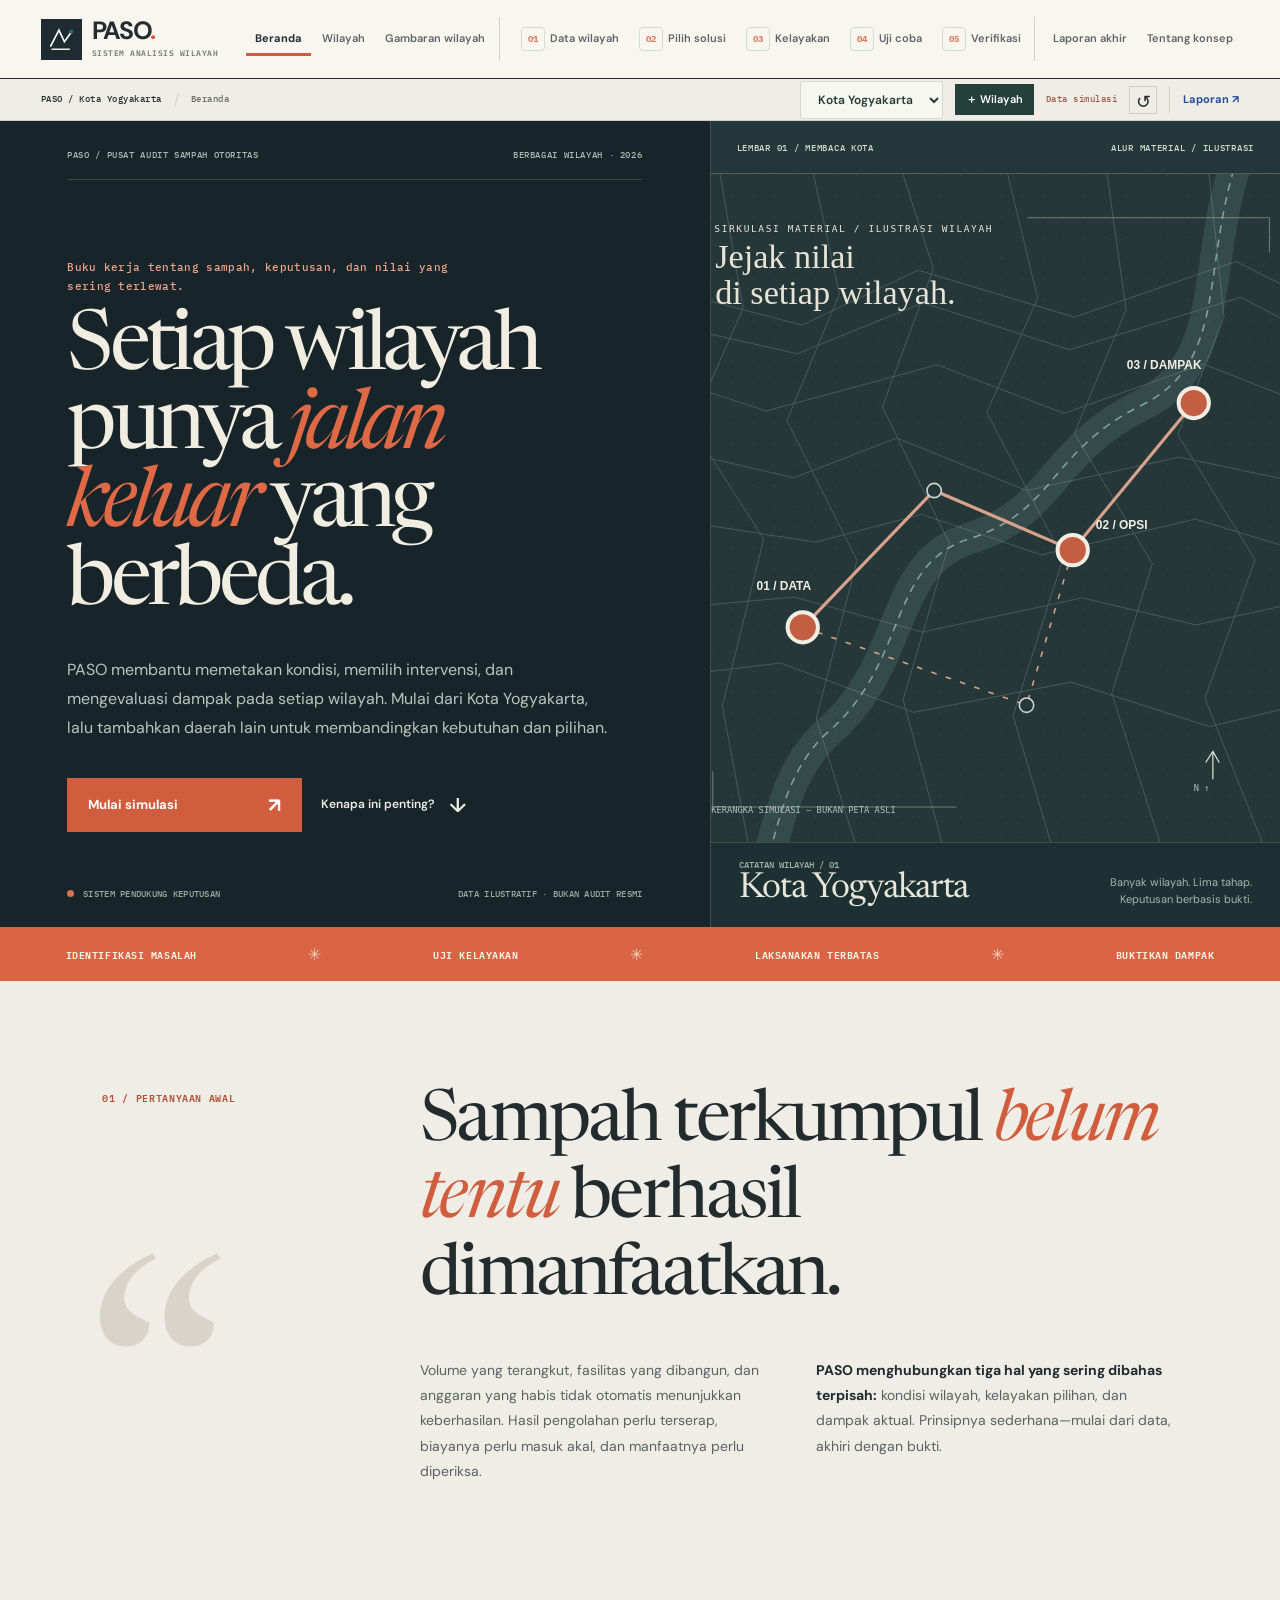
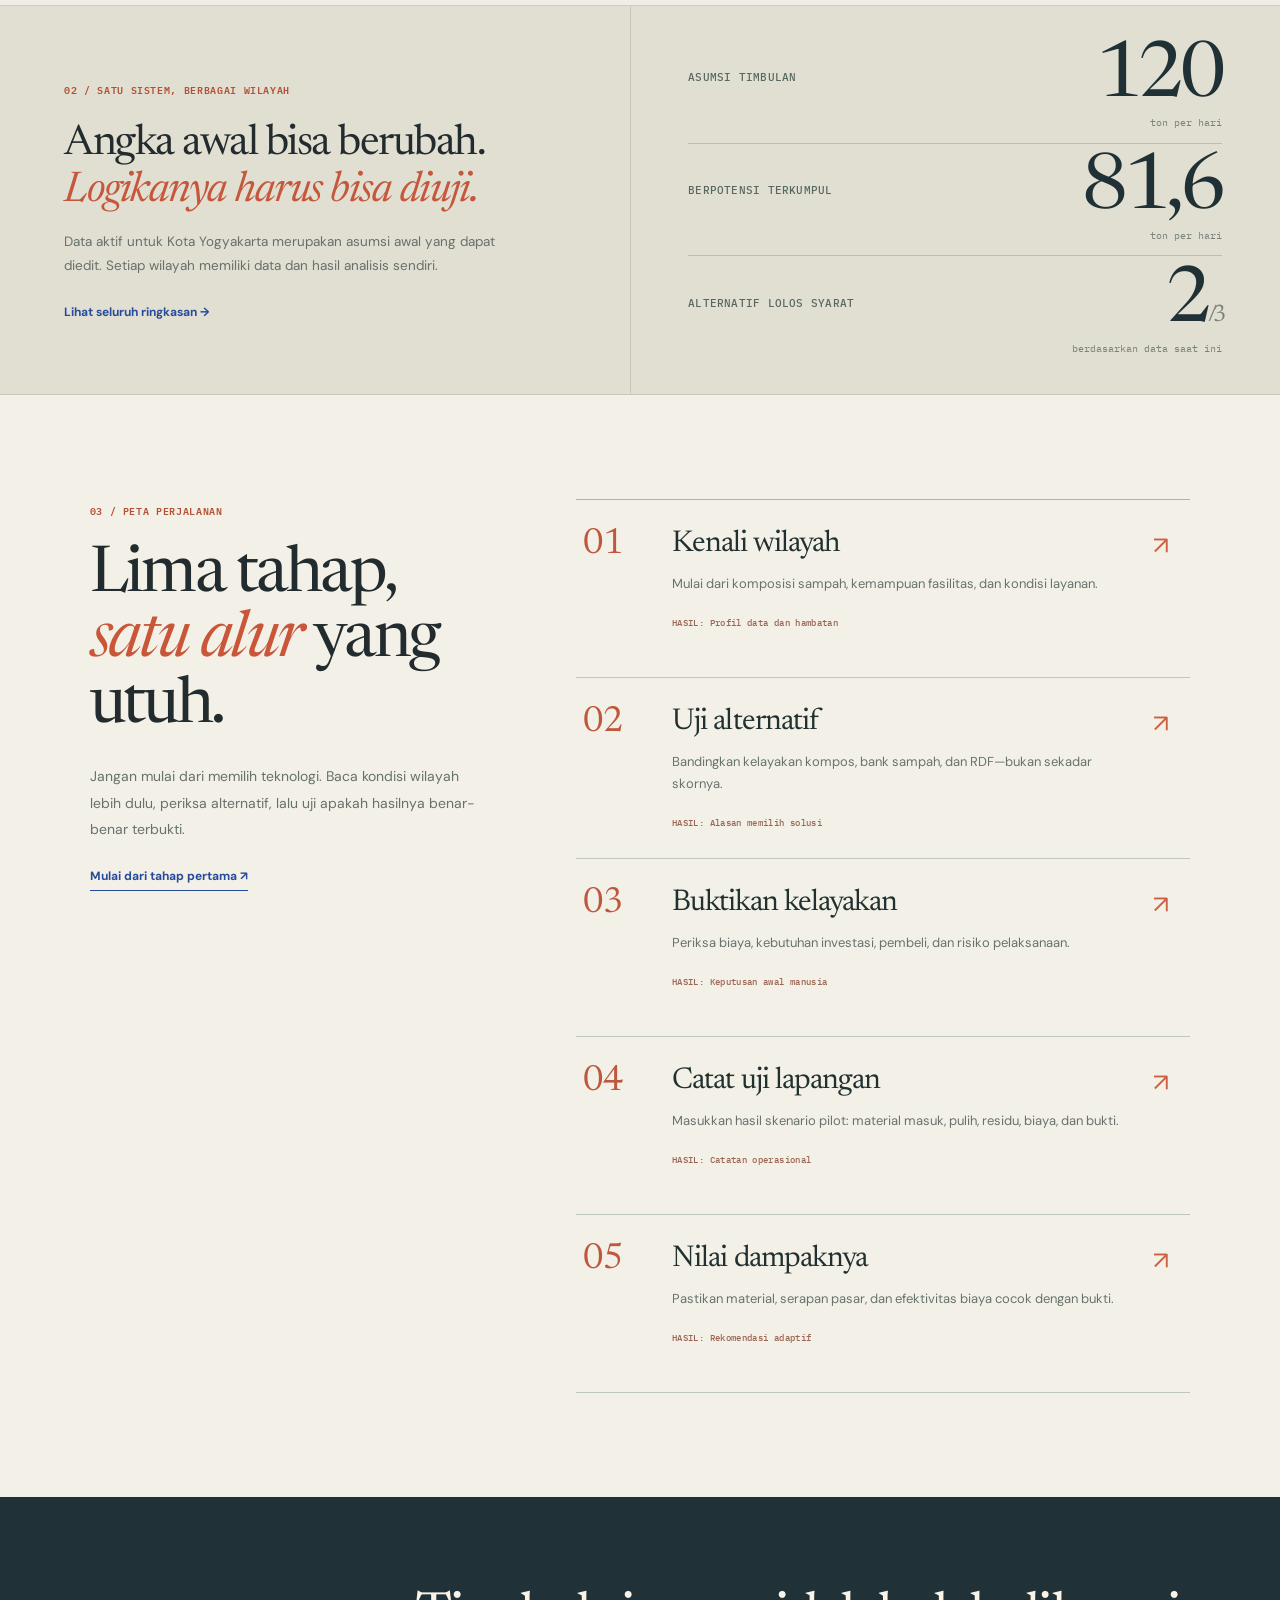
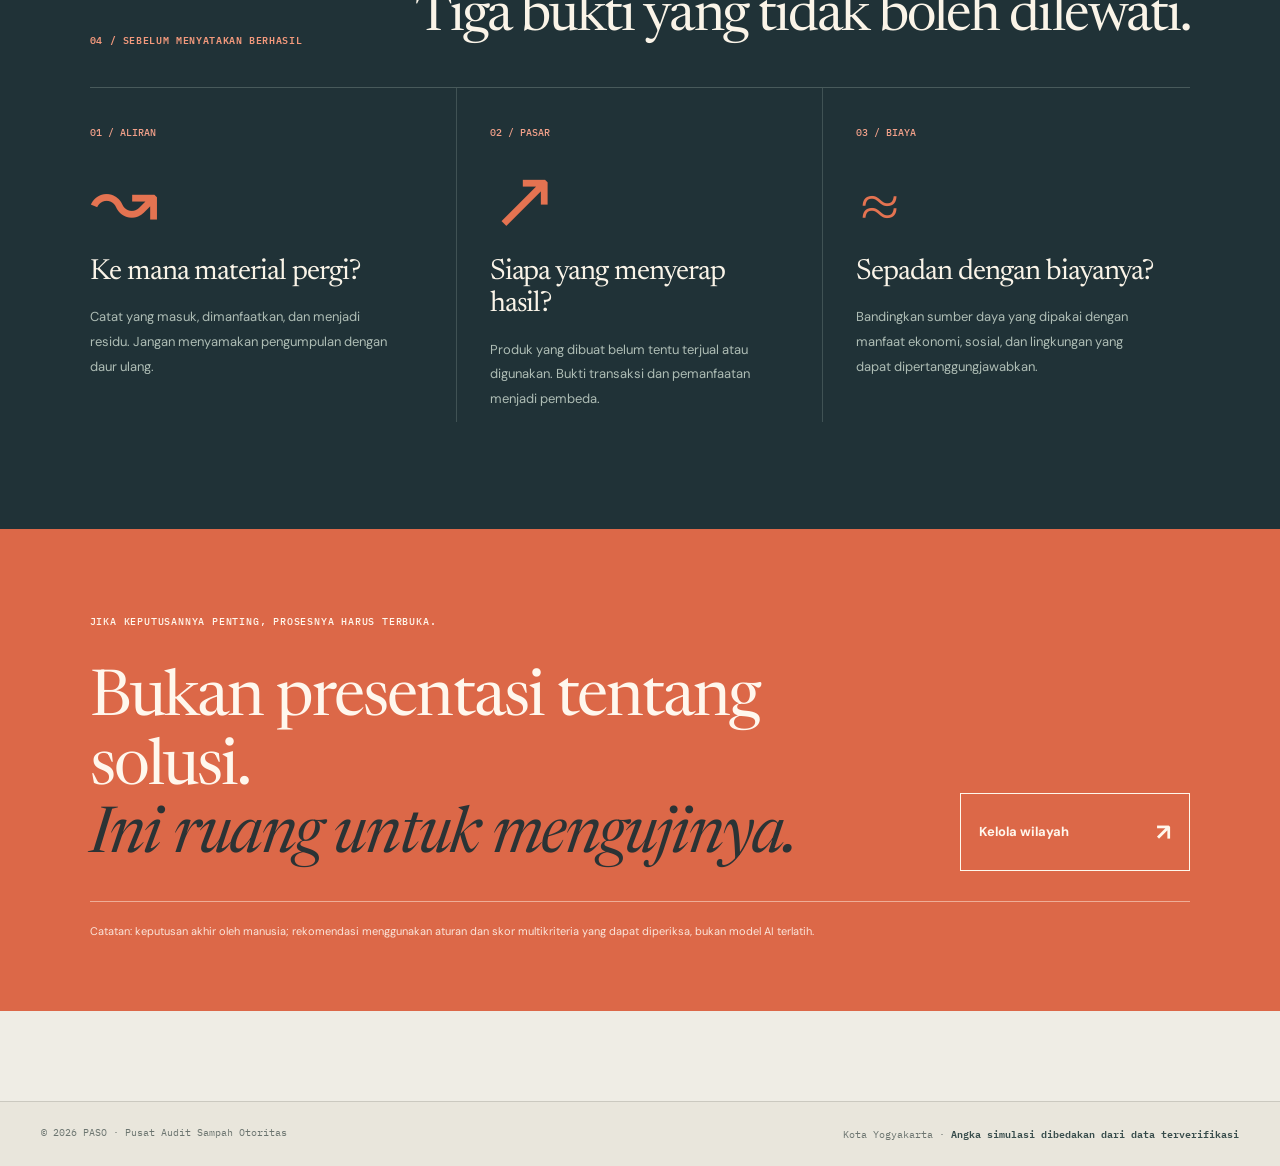
<file: index.html>
<!doctype html>
<html lang="id">
<head>
  <meta charset="utf-8" />
  <meta name="viewport" content="width=device-width, initial-scale=1" />
  <meta name="theme-color" content="#171f23" />
  <meta name="description" content="PASO (Pusat Audit Sampah Otoritas), platform analisis pengambilan keputusan untuk pengelolaan sampah berbasis karakter wilayah, ekonomi, dan bukti dampak." />
  <title>Beranda | PASO · Analisis Wilayah</title>
  <link rel="icon" type="image/svg+xml" href="assets/img/favicon.svg" />
  <link rel="stylesheet" href="assets/css/base.css" />
  <link rel="stylesheet" href="assets/css/components.css" />
  <link rel="stylesheet" href="assets/css/pages.css" />
  <link rel="stylesheet" href="assets/css/editorial.css" />
  <link rel="stylesheet" href="assets/css/atlas.css" />
  <link rel="stylesheet" href="assets/css/address.css" />
  <script src="assets/js/data.js" defer></script>
  <script src="assets/js/engine.js" defer></script>
  <script src="assets/js/ui.js" defer></script>
  <script src="assets/js/regions.js" defer></script>
  <script src="assets/js/address.js" defer></script>
  <script src="assets/js/app.js" defer></script>
</head>
<body data-page="index">
  <a href="#main" class="skip-link">Lewati navigasi</a>
  <div class="app-shell">
    <aside class="sidebar" id="sidebar" aria-label="Navigasi utama">
      <a href="index.html" class="brand"><span class="brand-mark"><svg viewBox="0 0 44 44" aria-hidden="true"><path d="M7 32 L19 9 L27 26 L37 12" stroke="currentColor" stroke-width="2.4" stroke-linecap="square" stroke-linejoin="miter" fill="none"/><path d="M8 37 H35" stroke="currentColor" stroke-width="2"/><circle cx="37" cy="11" r="3" fill="#d65e3d"/></svg></span><span class="brand-text"><strong>PASO<span>.</span></strong><small>SISTEM ANALISIS WILAYAH</small></span></a>
      <div class="side-label">PENGENALAN</div><nav class="side-nav" aria-label="Pengenalan"><a href="index.html" class="side-link is-active" aria-current="page"><span class="nav-dot"></span><span>Beranda</span></a><a href="wilayah.html" class="side-link"><span class="nav-dot"></span><span>Wilayah</span></a><a href="dashboard.html" class="side-link"><span class="nav-dot"></span><span>Gambaran wilayah</span></a></nav><div class="side-label">SIMULASI BERURUTAN</div><nav class="side-nav" aria-label="Simulasi Berurutan"><a href="diagnosis.html" class="side-link"><span class="side-step-number">01</span><span>Data wilayah</span></a><a href="prioritas.html" class="side-link"><span class="side-step-number">02</span><span>Pilih solusi</span></a><a href="ekonomi.html" class="side-link"><span class="side-step-number">03</span><span>Kelayakan</span></a><a href="pilot.html" class="side-link"><span class="side-step-number">04</span><span>Uji coba</span></a><a href="verifikasi.html" class="side-link"><span class="side-step-number">05</span><span>Verifikasi</span></a></nav><div class="side-label">HASIL & REFERENSI</div><nav class="side-nav" aria-label="Hasil & Referensi"><a href="laporan.html" class="side-link"><span class="nav-dot"></span><span>Laporan akhir</span></a><a href="metodologi.html" class="side-link"><span class="nav-dot"></span><span>Tentang konsep</span></a></nav>
      <div class="sidebar-bottom"><div class="city-label"><span class="city-glyph">⌁</span><div><small>WILAYAH AKTIF</small><strong>Kota Yogyakarta</strong></div></div><p>Angka simulasi bukan data resmi.<br>Keputusan akhir tetap oleh manusia.</p></div>
    </aside>
    <div class="sidebar-shade" id="sidebarShade"></div>
    <div class="app-main">
      <header class="topbar"><button id="mobileMenu" class="mobile-menu" aria-label="Buka menu" aria-expanded="false">☰</button><div class="top-left"><span class="top-live"><span class="pulse"></span> PASO / Yogyakarta</span><span class="top-separator">/</span><span class="top-current">Beranda</span></div><div class="top-right"><label class="region-selector-wrap"><span class="visually-hidden">Pilih wilayah aktif</span><select id="regionSelect" aria-label="Pilih wilayah aktif"><option>Kota Yogyakarta</option></select></label><a href="wilayah.html" class="region-add-link" title="Kelola dan tambah wilayah" aria-label="Kelola atau tambah wilayah">＋ Wilayah</a><span class="top-sample">Data simulasi</span><button type="button" class="round-button" id="resetGlobal" title="Kembalikan simulasi ke kondisi awal" aria-label="Atur ulang semua data simulasi">↺</button><a href="laporan.html" class="top-report">Laporan ↗</a></div></header>
      <main id="main" class="main-content main-content--home"><section id="landing" class="landing" aria-label="Halaman utama PASO"></section></main>
      <footer class="app-footer"><span>© 2026 PASO · Pusat Audit Sampah Otoritas</span><span>Kota Yogyakarta · <strong>Simulasi terpisah dari data resmi</strong></span></footer>
    </div>
  </div>
  <div id="toast" class="toast" role="status" aria-live="polite"></div>
</body>
</html>
</file>
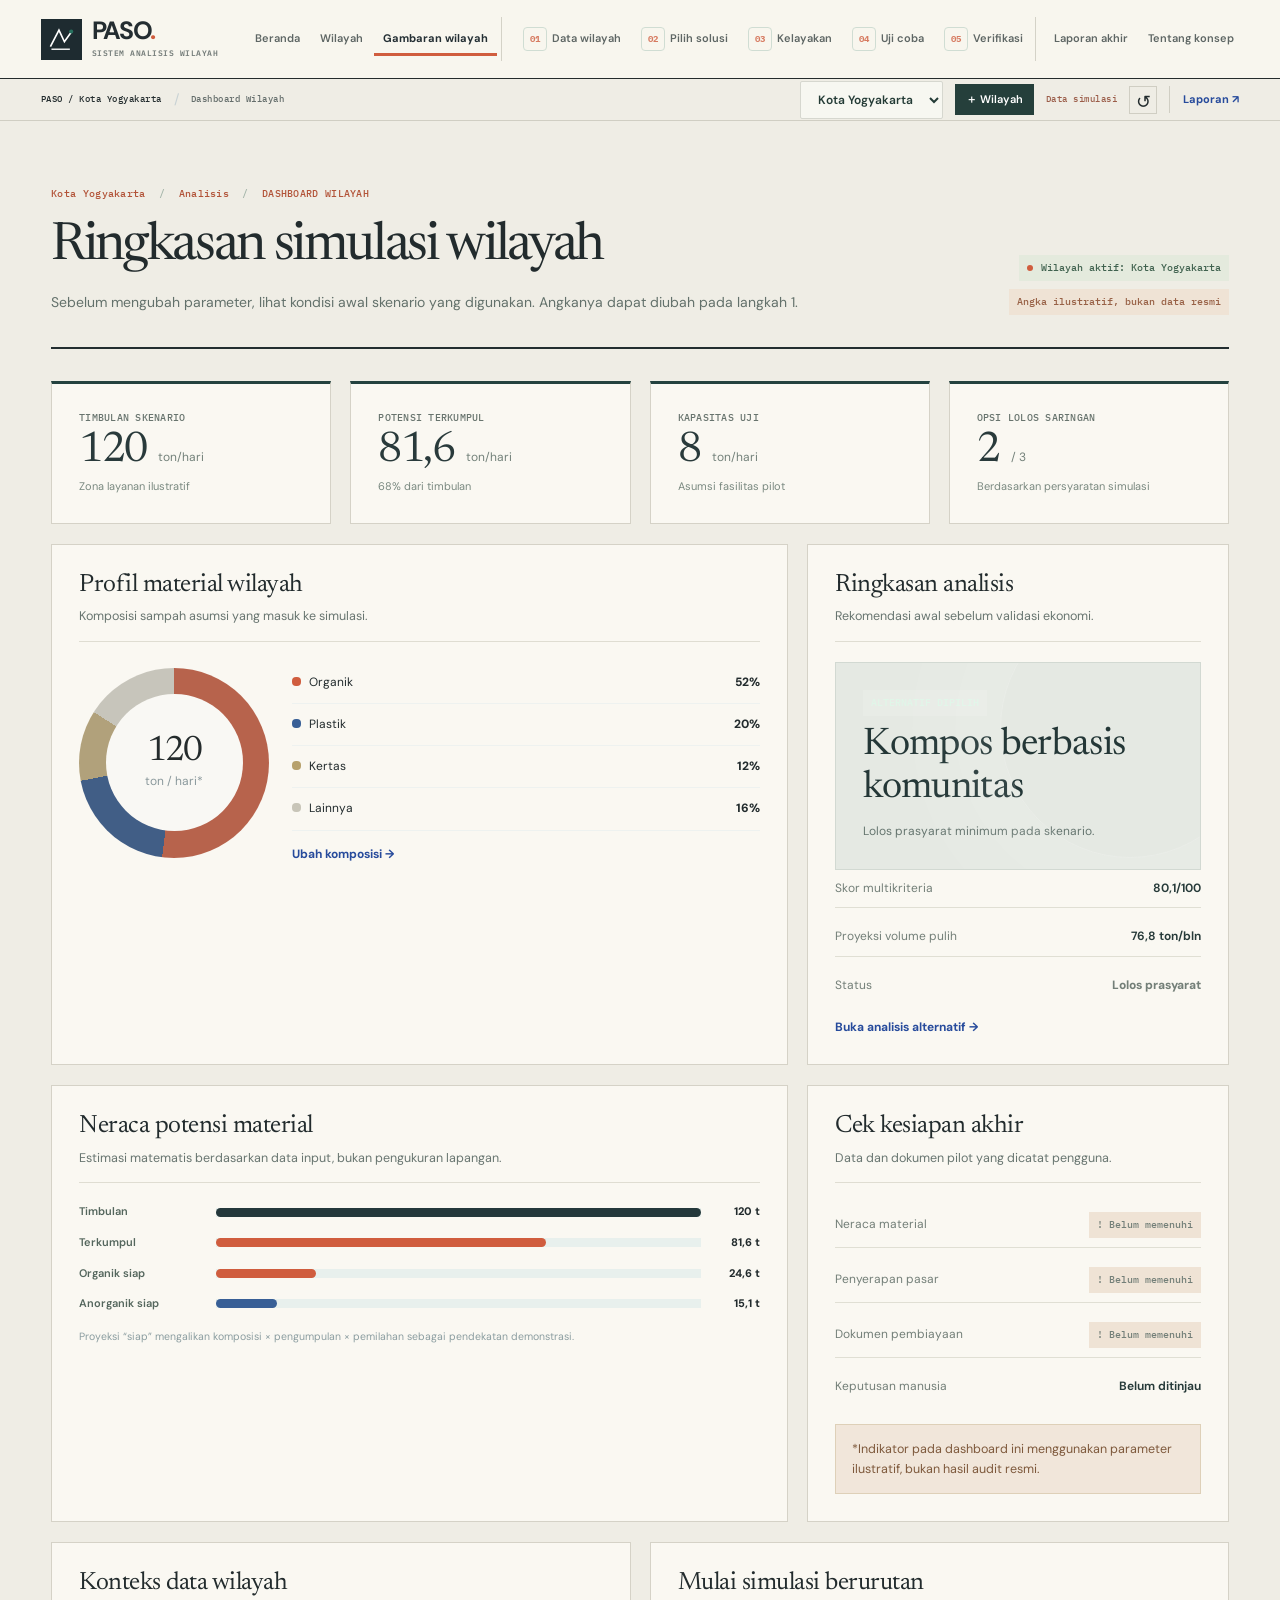
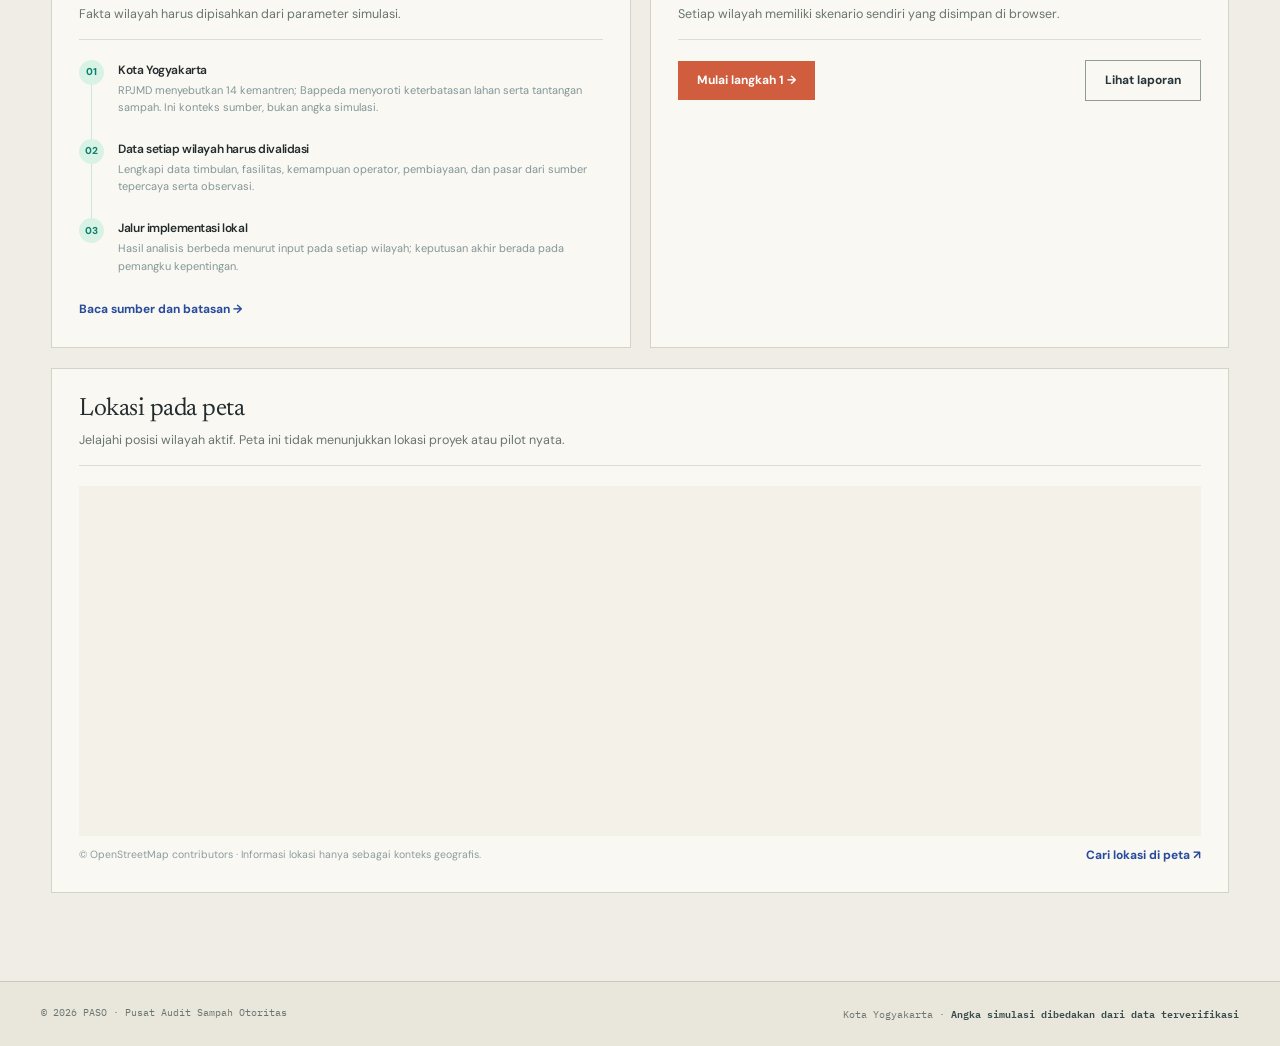
<file: dashboard.html>
<!doctype html>
<html lang="id">
<head>
  <meta charset="utf-8" />
  <meta name="viewport" content="width=device-width, initial-scale=1" />
  <meta name="theme-color" content="#171f23" />
  <meta name="description" content="Ikhtisar analisis wilayah dan potensi intervensi pengelolaan sampah berdasarkan parameter lokasi aktif." />
  <title>Dashboard Wilayah | PASO · Analisis Wilayah</title>
  <link rel="icon" type="image/svg+xml" href="assets/img/favicon.svg" />
  <link rel="stylesheet" href="assets/css/base.css" />
  <link rel="stylesheet" href="assets/css/components.css" />
  <link rel="stylesheet" href="assets/css/pages.css" />
  <link rel="stylesheet" href="assets/css/editorial.css" />
  <link rel="stylesheet" href="assets/css/atlas.css" />
  <link rel="stylesheet" href="assets/css/address.css" />
  <script src="assets/js/data.js" defer></script>
  <script src="assets/js/engine.js" defer></script>
  <script src="assets/js/ui.js" defer></script>
  <script src="assets/js/regions.js" defer></script>
  <script src="assets/js/address.js" defer></script>
  <script src="assets/js/app.js" defer></script>
</head>
<body data-page="dashboard">
  <a href="#main" class="skip-link">Lewati navigasi</a>
  <div class="app-shell">
    <aside class="sidebar" id="sidebar" aria-label="Navigasi utama">
      <a href="index.html" class="brand"><span class="brand-mark"><svg viewBox="0 0 44 44" aria-hidden="true"><path d="M7 32 L19 9 L27 26 L37 12" stroke="currentColor" stroke-width="2.4" stroke-linecap="square" stroke-linejoin="miter" fill="none"/><path d="M8 37 H35" stroke="currentColor" stroke-width="2"/><circle cx="37" cy="11" r="3" fill="#d65e3d"/></svg></span><span class="brand-text"><strong>PASO<span>.</span></strong><small>SISTEM ANALISIS WILAYAH</small></span></a>
      <div class="side-label">PENGENALAN</div><nav class="side-nav" aria-label="Pengenalan"><a href="index.html" class="side-link"><span class="nav-dot"></span><span>Beranda</span></a><a href="wilayah.html" class="side-link"><span class="nav-dot"></span><span>Wilayah</span></a><a href="dashboard.html" class="side-link is-active" aria-current="page"><span class="nav-dot"></span><span>Gambaran wilayah</span></a></nav><div class="side-label">SIMULASI BERURUTAN</div><nav class="side-nav" aria-label="Simulasi Berurutan"><a href="diagnosis.html" class="side-link"><span class="side-step-number">01</span><span>Data wilayah</span></a><a href="prioritas.html" class="side-link"><span class="side-step-number">02</span><span>Pilih solusi</span></a><a href="ekonomi.html" class="side-link"><span class="side-step-number">03</span><span>Kelayakan</span></a><a href="pilot.html" class="side-link"><span class="side-step-number">04</span><span>Uji coba</span></a><a href="verifikasi.html" class="side-link"><span class="side-step-number">05</span><span>Verifikasi</span></a></nav><div class="side-label">HASIL & REFERENSI</div><nav class="side-nav" aria-label="Hasil & Referensi"><a href="laporan.html" class="side-link"><span class="nav-dot"></span><span>Laporan akhir</span></a><a href="metodologi.html" class="side-link"><span class="nav-dot"></span><span>Tentang konsep</span></a></nav>
      <div class="sidebar-bottom"><div class="city-label"><span class="city-glyph">⌁</span><div><small>WILAYAH AKTIF</small><strong>Kota Yogyakarta</strong></div></div><p>Angka simulasi bukan data resmi.<br>Keputusan akhir tetap oleh manusia.</p></div>
    </aside>
    <div class="sidebar-shade" id="sidebarShade"></div>
    <div class="app-main">
      <header class="topbar"><button id="mobileMenu" class="mobile-menu" aria-label="Buka menu" aria-expanded="false">☰</button><div class="top-left"><span class="top-live"><span class="pulse"></span> PASO / Yogyakarta</span><span class="top-separator">/</span><span class="top-current">Dashboard Wilayah</span></div><div class="top-right"><label class="region-selector-wrap"><span class="visually-hidden">Pilih wilayah aktif</span><select id="regionSelect" aria-label="Pilih wilayah aktif"><option>Kota Yogyakarta</option></select></label><a href="wilayah.html" class="region-add-link" title="Kelola dan tambah wilayah" aria-label="Kelola atau tambah wilayah">＋ Wilayah</a><span class="top-sample">Data simulasi</span><button type="button" class="round-button" id="resetGlobal" title="Kembalikan simulasi ke kondisi awal" aria-label="Atur ulang semua data simulasi">↺</button><a href="laporan.html" class="top-report">Laporan ↗</a></div></header>
      <main id="main" class="main-content "><div class="page-heading animate-in"><div class="crumb">Kota Yogyakarta <span>/</span> Analisis <span>/</span> DASHBOARD WILAYAH</div><h1>Ringkasan simulasi wilayah</h1><p>Sebelum mengubah parameter, lihat kondisi awal skenario yang digunakan. Angkanya dapat diubah pada langkah 1.</p><div class="heading-badges"><span class="badge badge-green"><span class="pulse"></span> Wilayah aktif: Kota Yogyakarta</span><span class="badge badge-amber">Angka ilustratif, bukan data resmi</span></div></div><section id="view" aria-live="polite" class="page-view"></section></main>
      <footer class="app-footer"><span>© 2026 PASO · Pusat Audit Sampah Otoritas</span><span>Kota Yogyakarta · <strong>Simulasi terpisah dari data resmi</strong></span></footer>
    </div>
  </div>
  <div id="toast" class="toast" role="status" aria-live="polite"></div>
</body>
</html>
</file>
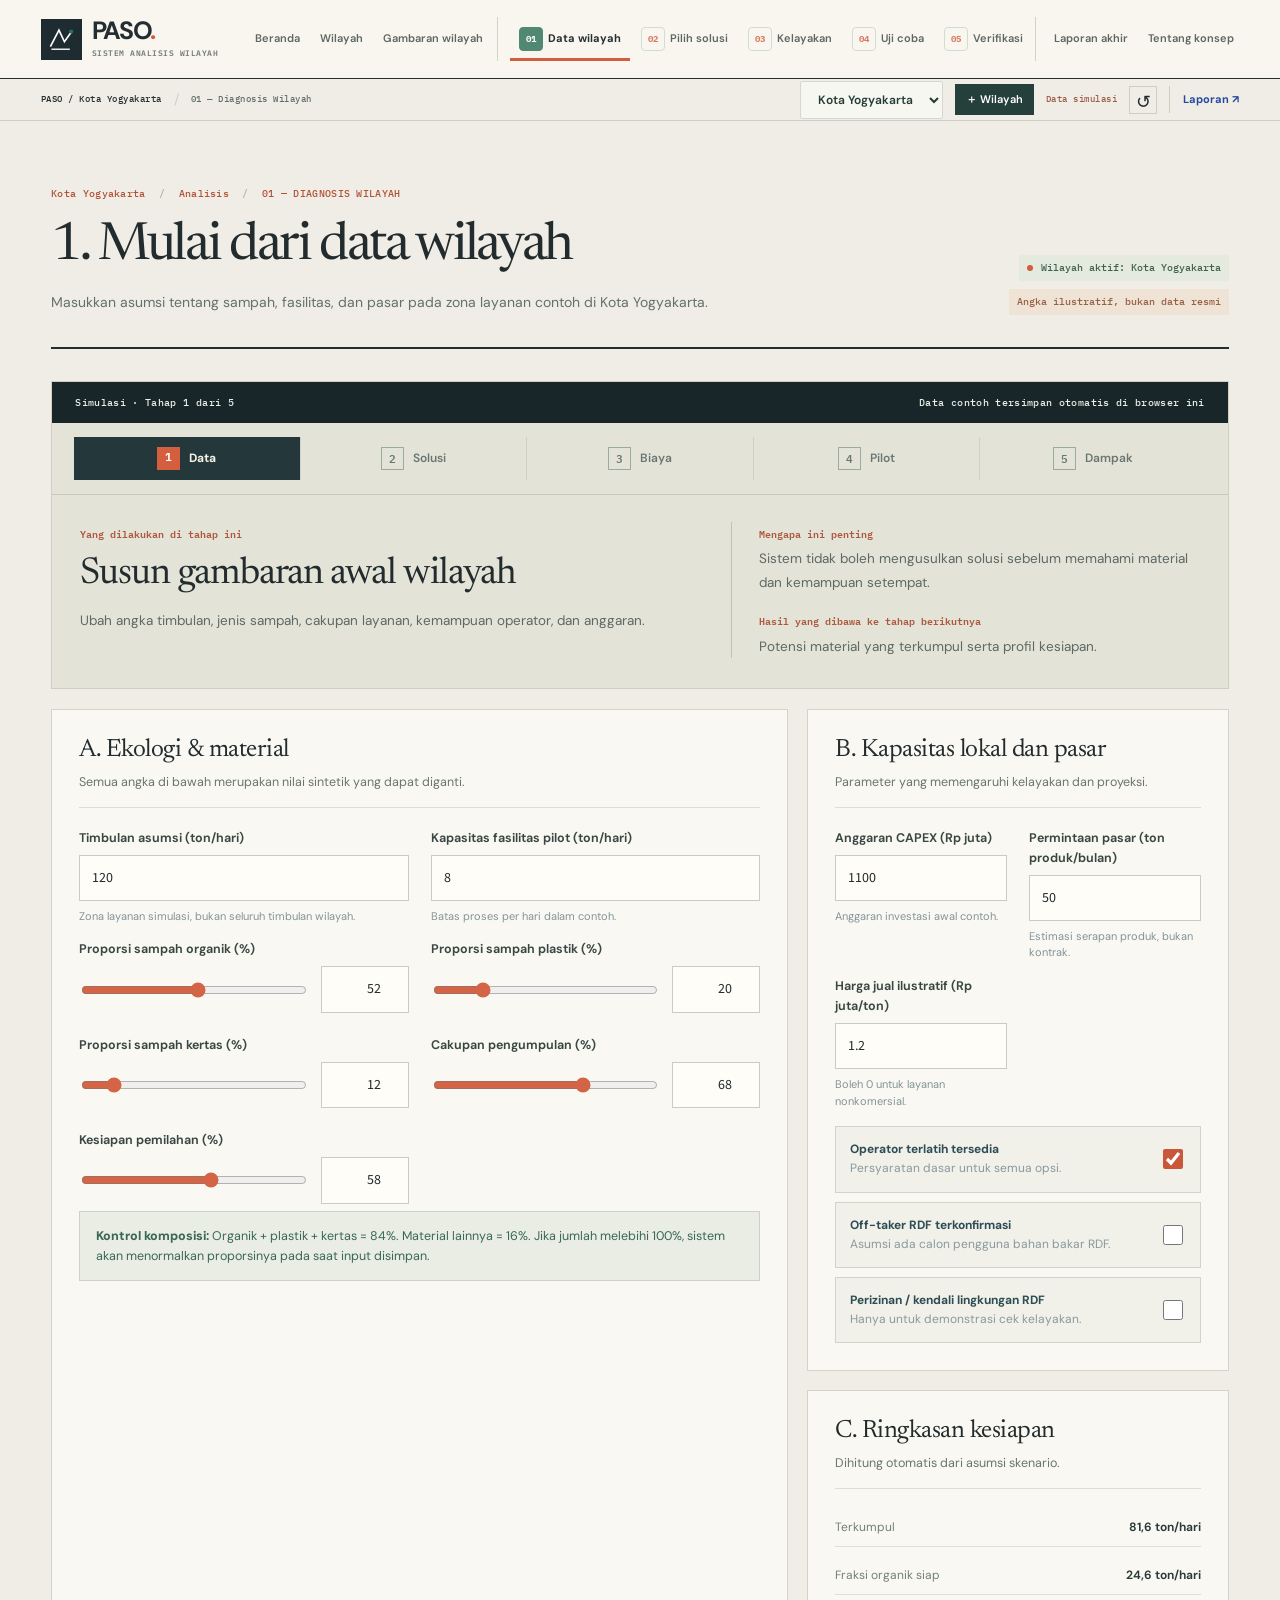
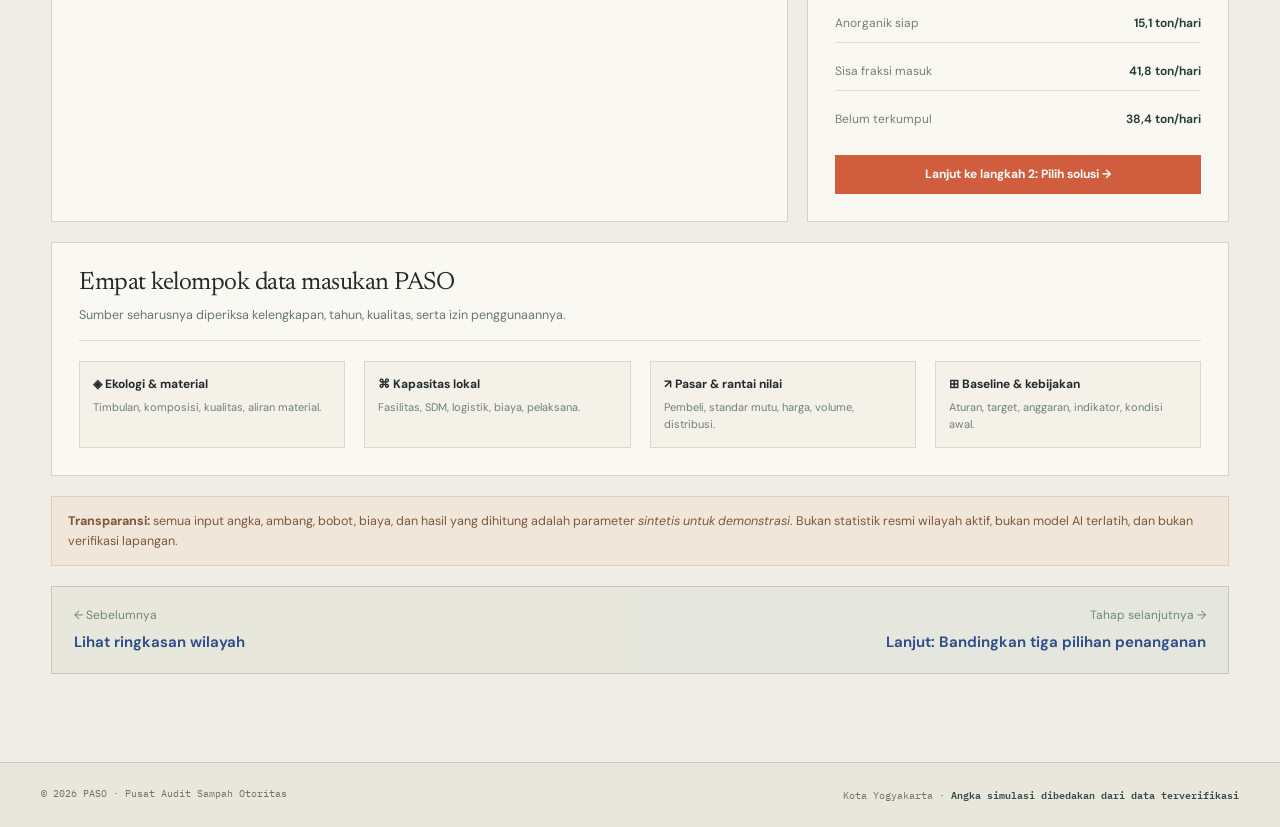
<file: diagnosis.html>
<!doctype html>
<html lang="id">
<head>
  <meta charset="utf-8" />
  <meta name="viewport" content="width=device-width, initial-scale=1" />
  <meta name="theme-color" content="#171f23" />
  <meta name="description" content="Sesuaikan parameter zona layanan demonstrasi. Data tersimpan otomatis selama browser yang sama digunakan." />
  <title>01 — Diagnosis Wilayah | PASO · Analisis Wilayah</title>
  <link rel="icon" type="image/svg+xml" href="assets/img/favicon.svg" />
  <link rel="stylesheet" href="assets/css/base.css" />
  <link rel="stylesheet" href="assets/css/components.css" />
  <link rel="stylesheet" href="assets/css/pages.css" />
  <link rel="stylesheet" href="assets/css/editorial.css" />
  <link rel="stylesheet" href="assets/css/atlas.css" />
  <link rel="stylesheet" href="assets/css/address.css" />
  <script src="assets/js/data.js" defer></script>
  <script src="assets/js/engine.js" defer></script>
  <script src="assets/js/ui.js" defer></script>
  <script src="assets/js/regions.js" defer></script>
  <script src="assets/js/address.js" defer></script>
  <script src="assets/js/app.js" defer></script>
</head>
<body data-page="diagnosis">
  <a href="#main" class="skip-link">Lewati navigasi</a>
  <div class="app-shell">
    <aside class="sidebar" id="sidebar" aria-label="Navigasi utama">
      <a href="index.html" class="brand"><span class="brand-mark"><svg viewBox="0 0 44 44" aria-hidden="true"><path d="M7 32 L19 9 L27 26 L37 12" stroke="currentColor" stroke-width="2.4" stroke-linecap="square" stroke-linejoin="miter" fill="none"/><path d="M8 37 H35" stroke="currentColor" stroke-width="2"/><circle cx="37" cy="11" r="3" fill="#d65e3d"/></svg></span><span class="brand-text"><strong>PASO<span>.</span></strong><small>SISTEM ANALISIS WILAYAH</small></span></a>
      <div class="side-label">PENGENALAN</div><nav class="side-nav" aria-label="Pengenalan"><a href="index.html" class="side-link"><span class="nav-dot"></span><span>Beranda</span></a><a href="wilayah.html" class="side-link"><span class="nav-dot"></span><span>Wilayah</span></a><a href="dashboard.html" class="side-link"><span class="nav-dot"></span><span>Gambaran wilayah</span></a></nav><div class="side-label">SIMULASI BERURUTAN</div><nav class="side-nav" aria-label="Simulasi Berurutan"><a href="diagnosis.html" class="side-link is-active" aria-current="page"><span class="side-step-number">01</span><span>Data wilayah</span></a><a href="prioritas.html" class="side-link"><span class="side-step-number">02</span><span>Pilih solusi</span></a><a href="ekonomi.html" class="side-link"><span class="side-step-number">03</span><span>Kelayakan</span></a><a href="pilot.html" class="side-link"><span class="side-step-number">04</span><span>Uji coba</span></a><a href="verifikasi.html" class="side-link"><span class="side-step-number">05</span><span>Verifikasi</span></a></nav><div class="side-label">HASIL & REFERENSI</div><nav class="side-nav" aria-label="Hasil & Referensi"><a href="laporan.html" class="side-link"><span class="nav-dot"></span><span>Laporan akhir</span></a><a href="metodologi.html" class="side-link"><span class="nav-dot"></span><span>Tentang konsep</span></a></nav>
      <div class="sidebar-bottom"><div class="city-label"><span class="city-glyph">⌁</span><div><small>WILAYAH AKTIF</small><strong>Kota Yogyakarta</strong></div></div><p>Angka simulasi bukan data resmi.<br>Keputusan akhir tetap oleh manusia.</p></div>
    </aside>
    <div class="sidebar-shade" id="sidebarShade"></div>
    <div class="app-main">
      <header class="topbar"><button id="mobileMenu" class="mobile-menu" aria-label="Buka menu" aria-expanded="false">☰</button><div class="top-left"><span class="top-live"><span class="pulse"></span> PASO / Yogyakarta</span><span class="top-separator">/</span><span class="top-current">01 — Diagnosis Wilayah</span></div><div class="top-right"><label class="region-selector-wrap"><span class="visually-hidden">Pilih wilayah aktif</span><select id="regionSelect" aria-label="Pilih wilayah aktif"><option>Kota Yogyakarta</option></select></label><a href="wilayah.html" class="region-add-link" title="Kelola dan tambah wilayah" aria-label="Kelola atau tambah wilayah">＋ Wilayah</a><span class="top-sample">Data simulasi</span><button type="button" class="round-button" id="resetGlobal" title="Kembalikan simulasi ke kondisi awal" aria-label="Atur ulang semua data simulasi">↺</button><a href="laporan.html" class="top-report">Laporan ↗</a></div></header>
      <main id="main" class="main-content "><div class="page-heading animate-in"><div class="crumb">Kota Yogyakarta <span>/</span> Analisis <span>/</span> 01 — DIAGNOSIS WILAYAH</div><h1>1. Mulai dari data wilayah</h1><p>Masukkan asumsi tentang sampah, fasilitas, dan pasar pada zona layanan contoh di Kota Yogyakarta.</p><div class="heading-badges"><span class="badge badge-green"><span class="pulse"></span> Wilayah aktif: Kota Yogyakarta</span><span class="badge badge-amber">Angka ilustratif, bukan data resmi</span></div></div><section id="view" aria-live="polite" class="page-view"></section></main>
      <footer class="app-footer"><span>© 2026 PASO · Pusat Audit Sampah Otoritas</span><span>Kota Yogyakarta · <strong>Simulasi terpisah dari data resmi</strong></span></footer>
    </div>
  </div>
  <div id="toast" class="toast" role="status" aria-live="polite"></div>
</body>
</html>
</file>
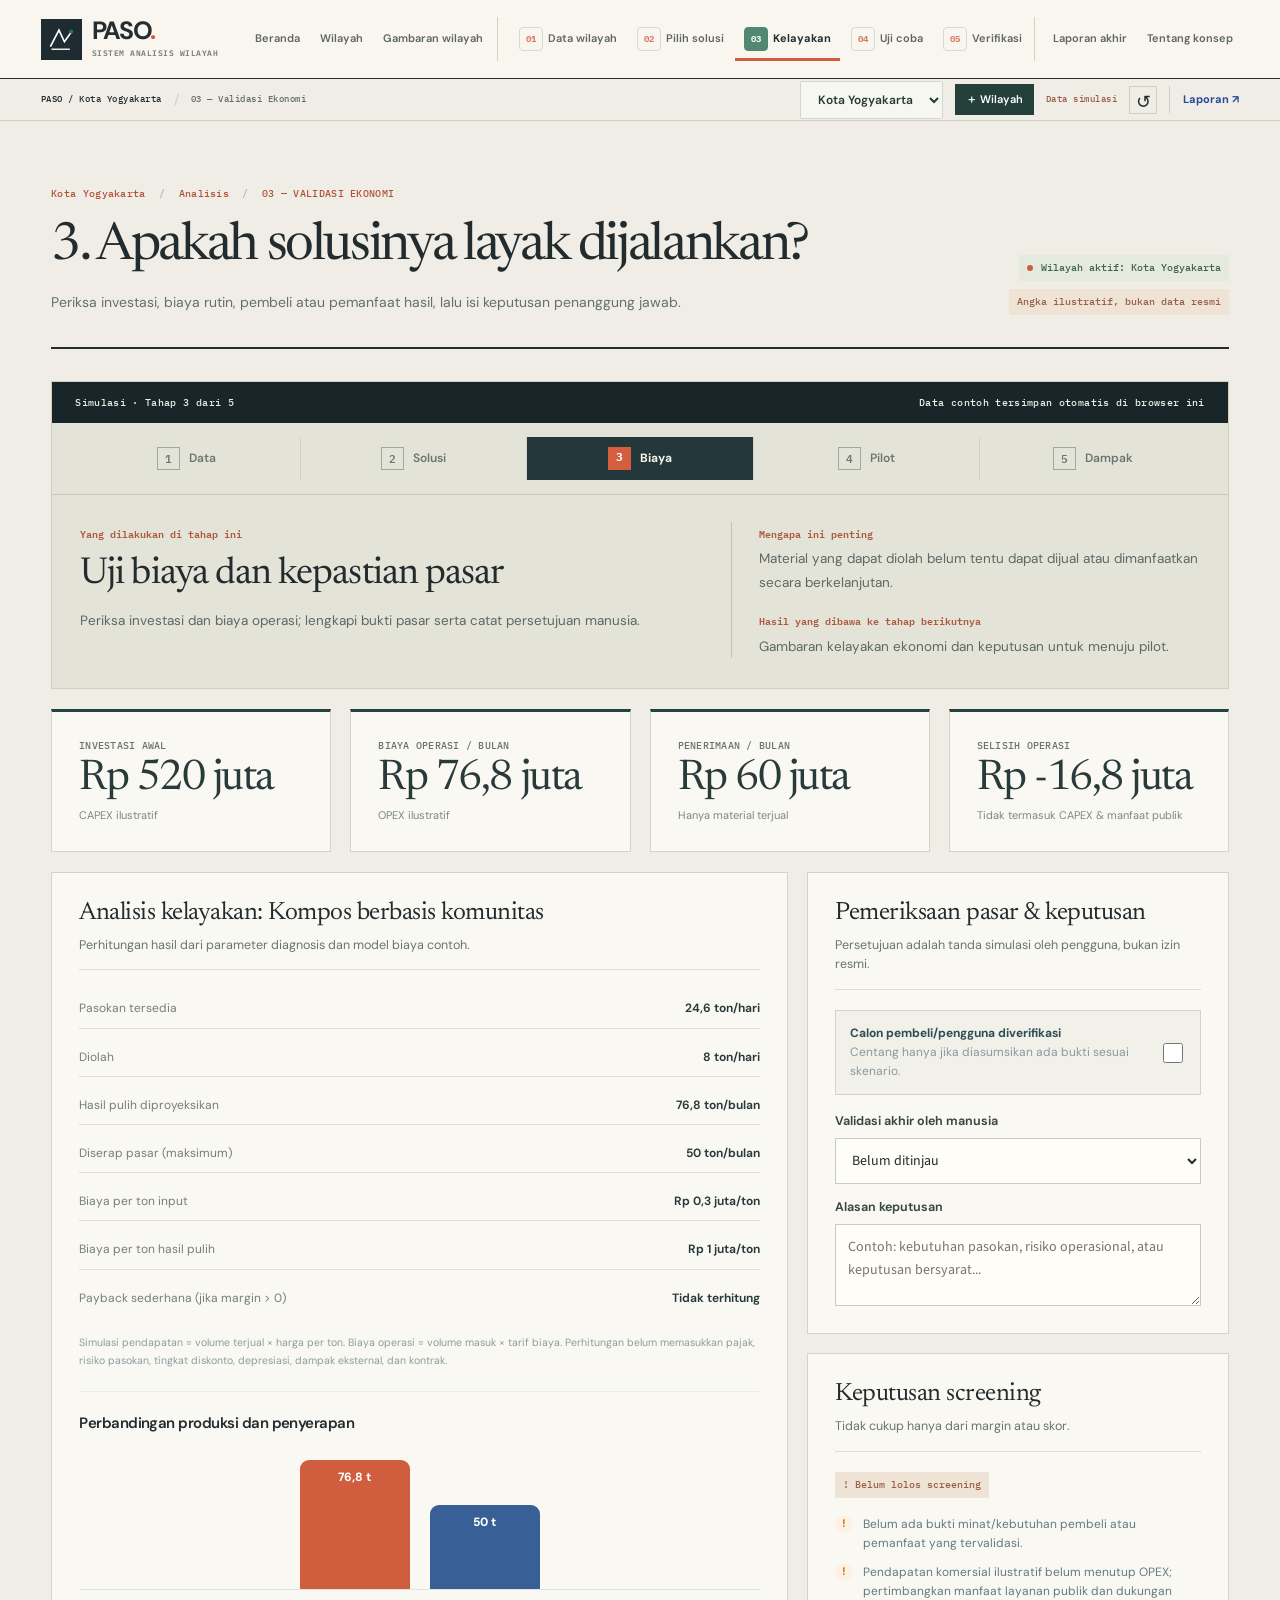
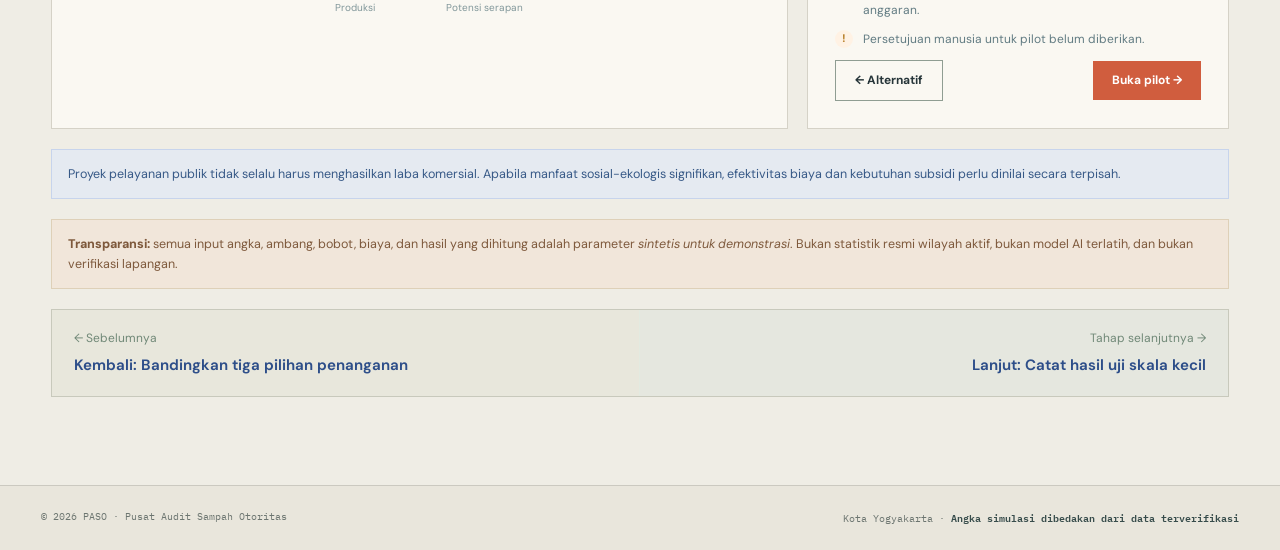
<file: ekonomi.html>
<!doctype html>
<html lang="id">
<head>
  <meta charset="utf-8" />
  <meta name="viewport" content="width=device-width, initial-scale=1" />
  <meta name="theme-color" content="#171f23" />
  <meta name="description" content="Periksa investasi, operasi, potensi penyerapan, dan persetujuan manusia sebelum pilot." />
  <title>03 — Validasi Ekonomi | PASO · Analisis Wilayah</title>
  <link rel="icon" type="image/svg+xml" href="assets/img/favicon.svg" />
  <link rel="stylesheet" href="assets/css/base.css" />
  <link rel="stylesheet" href="assets/css/components.css" />
  <link rel="stylesheet" href="assets/css/pages.css" />
  <link rel="stylesheet" href="assets/css/editorial.css" />
  <link rel="stylesheet" href="assets/css/atlas.css" />
  <link rel="stylesheet" href="assets/css/address.css" />
  <script src="assets/js/data.js" defer></script>
  <script src="assets/js/engine.js" defer></script>
  <script src="assets/js/ui.js" defer></script>
  <script src="assets/js/regions.js" defer></script>
  <script src="assets/js/address.js" defer></script>
  <script src="assets/js/app.js" defer></script>
</head>
<body data-page="ekonomi">
  <a href="#main" class="skip-link">Lewati navigasi</a>
  <div class="app-shell">
    <aside class="sidebar" id="sidebar" aria-label="Navigasi utama">
      <a href="index.html" class="brand"><span class="brand-mark"><svg viewBox="0 0 44 44" aria-hidden="true"><path d="M7 32 L19 9 L27 26 L37 12" stroke="currentColor" stroke-width="2.4" stroke-linecap="square" stroke-linejoin="miter" fill="none"/><path d="M8 37 H35" stroke="currentColor" stroke-width="2"/><circle cx="37" cy="11" r="3" fill="#d65e3d"/></svg></span><span class="brand-text"><strong>PASO<span>.</span></strong><small>SISTEM ANALISIS WILAYAH</small></span></a>
      <div class="side-label">PENGENALAN</div><nav class="side-nav" aria-label="Pengenalan"><a href="index.html" class="side-link"><span class="nav-dot"></span><span>Beranda</span></a><a href="wilayah.html" class="side-link"><span class="nav-dot"></span><span>Wilayah</span></a><a href="dashboard.html" class="side-link"><span class="nav-dot"></span><span>Gambaran wilayah</span></a></nav><div class="side-label">SIMULASI BERURUTAN</div><nav class="side-nav" aria-label="Simulasi Berurutan"><a href="diagnosis.html" class="side-link"><span class="side-step-number">01</span><span>Data wilayah</span></a><a href="prioritas.html" class="side-link"><span class="side-step-number">02</span><span>Pilih solusi</span></a><a href="ekonomi.html" class="side-link is-active" aria-current="page"><span class="side-step-number">03</span><span>Kelayakan</span></a><a href="pilot.html" class="side-link"><span class="side-step-number">04</span><span>Uji coba</span></a><a href="verifikasi.html" class="side-link"><span class="side-step-number">05</span><span>Verifikasi</span></a></nav><div class="side-label">HASIL & REFERENSI</div><nav class="side-nav" aria-label="Hasil & Referensi"><a href="laporan.html" class="side-link"><span class="nav-dot"></span><span>Laporan akhir</span></a><a href="metodologi.html" class="side-link"><span class="nav-dot"></span><span>Tentang konsep</span></a></nav>
      <div class="sidebar-bottom"><div class="city-label"><span class="city-glyph">⌁</span><div><small>WILAYAH AKTIF</small><strong>Kota Yogyakarta</strong></div></div><p>Angka simulasi bukan data resmi.<br>Keputusan akhir tetap oleh manusia.</p></div>
    </aside>
    <div class="sidebar-shade" id="sidebarShade"></div>
    <div class="app-main">
      <header class="topbar"><button id="mobileMenu" class="mobile-menu" aria-label="Buka menu" aria-expanded="false">☰</button><div class="top-left"><span class="top-live"><span class="pulse"></span> PASO / Yogyakarta</span><span class="top-separator">/</span><span class="top-current">03 — Validasi Ekonomi</span></div><div class="top-right"><label class="region-selector-wrap"><span class="visually-hidden">Pilih wilayah aktif</span><select id="regionSelect" aria-label="Pilih wilayah aktif"><option>Kota Yogyakarta</option></select></label><a href="wilayah.html" class="region-add-link" title="Kelola dan tambah wilayah" aria-label="Kelola atau tambah wilayah">＋ Wilayah</a><span class="top-sample">Data simulasi</span><button type="button" class="round-button" id="resetGlobal" title="Kembalikan simulasi ke kondisi awal" aria-label="Atur ulang semua data simulasi">↺</button><a href="laporan.html" class="top-report">Laporan ↗</a></div></header>
      <main id="main" class="main-content "><div class="page-heading animate-in"><div class="crumb">Kota Yogyakarta <span>/</span> Analisis <span>/</span> 03 — VALIDASI EKONOMI</div><h1>3. Apakah solusinya layak dijalankan?</h1><p>Periksa investasi, biaya rutin, pembeli atau pemanfaat hasil, lalu isi keputusan penanggung jawab.</p><div class="heading-badges"><span class="badge badge-green"><span class="pulse"></span> Wilayah aktif: Kota Yogyakarta</span><span class="badge badge-amber">Angka ilustratif, bukan data resmi</span></div></div><section id="view" aria-live="polite" class="page-view"></section></main>
      <footer class="app-footer"><span>© 2026 PASO · Pusat Audit Sampah Otoritas</span><span>Kota Yogyakarta · <strong>Simulasi terpisah dari data resmi</strong></span></footer>
    </div>
  </div>
  <div id="toast" class="toast" role="status" aria-live="polite"></div>
</body>
</html>
</file>
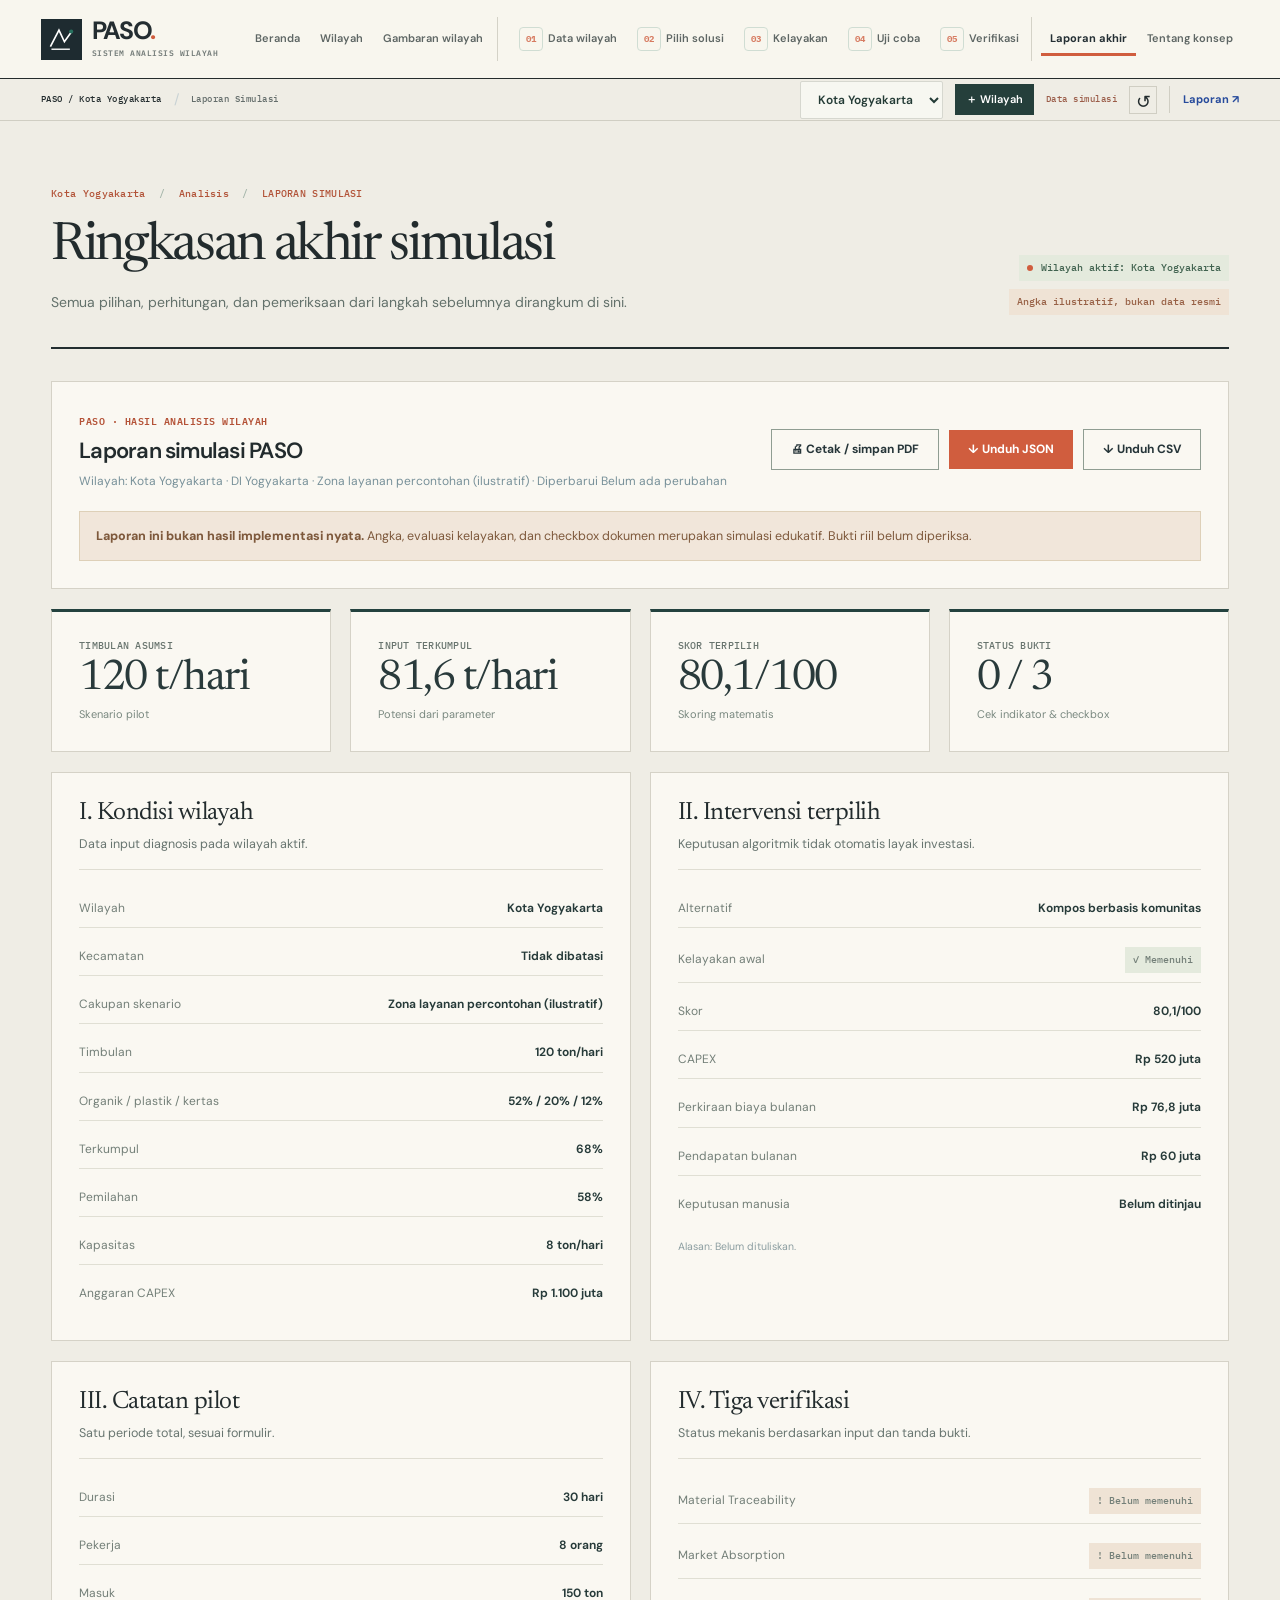
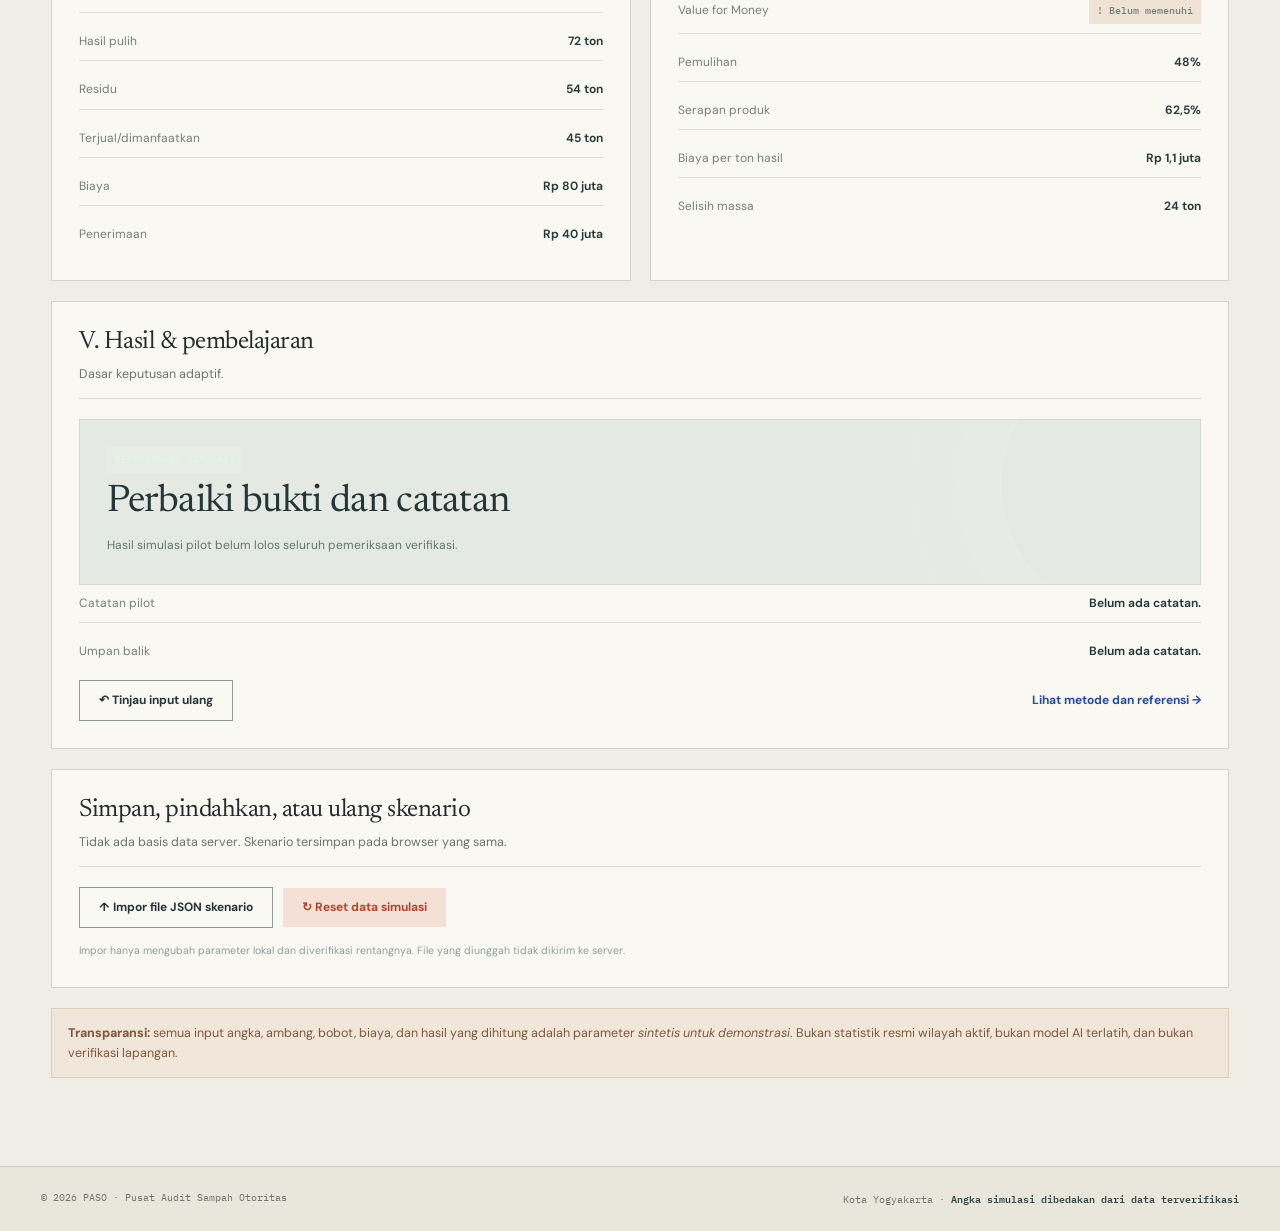
<file: laporan.html>
<!doctype html>
<html lang="id">
<head>
  <meta charset="utf-8" />
  <meta name="viewport" content="width=device-width, initial-scale=1" />
  <meta name="theme-color" content="#171f23" />
  <meta name="description" content="Ringkasan kondisi, pemeringkatan, evaluasi ekonomi, pencatatan pilot, dan dasar keputusan." />
  <title>Laporan Simulasi | PASO · Analisis Wilayah</title>
  <link rel="icon" type="image/svg+xml" href="assets/img/favicon.svg" />
  <link rel="stylesheet" href="assets/css/base.css" />
  <link rel="stylesheet" href="assets/css/components.css" />
  <link rel="stylesheet" href="assets/css/pages.css" />
  <link rel="stylesheet" href="assets/css/editorial.css" />
  <link rel="stylesheet" href="assets/css/atlas.css" />
  <link rel="stylesheet" href="assets/css/address.css" />
  <script src="assets/js/data.js" defer></script>
  <script src="assets/js/engine.js" defer></script>
  <script src="assets/js/ui.js" defer></script>
  <script src="assets/js/regions.js" defer></script>
  <script src="assets/js/address.js" defer></script>
  <script src="assets/js/app.js" defer></script>
</head>
<body data-page="laporan">
  <a href="#main" class="skip-link">Lewati navigasi</a>
  <div class="app-shell">
    <aside class="sidebar" id="sidebar" aria-label="Navigasi utama">
      <a href="index.html" class="brand"><span class="brand-mark"><svg viewBox="0 0 44 44" aria-hidden="true"><path d="M7 32 L19 9 L27 26 L37 12" stroke="currentColor" stroke-width="2.4" stroke-linecap="square" stroke-linejoin="miter" fill="none"/><path d="M8 37 H35" stroke="currentColor" stroke-width="2"/><circle cx="37" cy="11" r="3" fill="#d65e3d"/></svg></span><span class="brand-text"><strong>PASO<span>.</span></strong><small>SISTEM ANALISIS WILAYAH</small></span></a>
      <div class="side-label">PENGENALAN</div><nav class="side-nav" aria-label="Pengenalan"><a href="index.html" class="side-link"><span class="nav-dot"></span><span>Beranda</span></a><a href="wilayah.html" class="side-link"><span class="nav-dot"></span><span>Wilayah</span></a><a href="dashboard.html" class="side-link"><span class="nav-dot"></span><span>Gambaran wilayah</span></a></nav><div class="side-label">SIMULASI BERURUTAN</div><nav class="side-nav" aria-label="Simulasi Berurutan"><a href="diagnosis.html" class="side-link"><span class="side-step-number">01</span><span>Data wilayah</span></a><a href="prioritas.html" class="side-link"><span class="side-step-number">02</span><span>Pilih solusi</span></a><a href="ekonomi.html" class="side-link"><span class="side-step-number">03</span><span>Kelayakan</span></a><a href="pilot.html" class="side-link"><span class="side-step-number">04</span><span>Uji coba</span></a><a href="verifikasi.html" class="side-link"><span class="side-step-number">05</span><span>Verifikasi</span></a></nav><div class="side-label">HASIL & REFERENSI</div><nav class="side-nav" aria-label="Hasil & Referensi"><a href="laporan.html" class="side-link is-active" aria-current="page"><span class="nav-dot"></span><span>Laporan akhir</span></a><a href="metodologi.html" class="side-link"><span class="nav-dot"></span><span>Tentang konsep</span></a></nav>
      <div class="sidebar-bottom"><div class="city-label"><span class="city-glyph">⌁</span><div><small>WILAYAH AKTIF</small><strong>Kota Yogyakarta</strong></div></div><p>Angka simulasi bukan data resmi.<br>Keputusan akhir tetap oleh manusia.</p></div>
    </aside>
    <div class="sidebar-shade" id="sidebarShade"></div>
    <div class="app-main">
      <header class="topbar"><button id="mobileMenu" class="mobile-menu" aria-label="Buka menu" aria-expanded="false">☰</button><div class="top-left"><span class="top-live"><span class="pulse"></span> PASO / Yogyakarta</span><span class="top-separator">/</span><span class="top-current">Laporan Simulasi</span></div><div class="top-right"><label class="region-selector-wrap"><span class="visually-hidden">Pilih wilayah aktif</span><select id="regionSelect" aria-label="Pilih wilayah aktif"><option>Kota Yogyakarta</option></select></label><a href="wilayah.html" class="region-add-link" title="Kelola dan tambah wilayah" aria-label="Kelola atau tambah wilayah">＋ Wilayah</a><span class="top-sample">Data simulasi</span><button type="button" class="round-button" id="resetGlobal" title="Kembalikan simulasi ke kondisi awal" aria-label="Atur ulang semua data simulasi">↺</button><a href="laporan.html" class="top-report">Laporan ↗</a></div></header>
      <main id="main" class="main-content "><div class="page-heading animate-in"><div class="crumb">Kota Yogyakarta <span>/</span> Analisis <span>/</span> LAPORAN SIMULASI</div><h1>Ringkasan akhir simulasi</h1><p>Semua pilihan, perhitungan, dan pemeriksaan dari langkah sebelumnya dirangkum di sini.</p><div class="heading-badges"><span class="badge badge-green"><span class="pulse"></span> Wilayah aktif: Kota Yogyakarta</span><span class="badge badge-amber">Angka ilustratif, bukan data resmi</span></div></div><section id="view" aria-live="polite" class="page-view"></section></main>
      <footer class="app-footer"><span>© 2026 PASO · Pusat Audit Sampah Otoritas</span><span>Kota Yogyakarta · <strong>Simulasi terpisah dari data resmi</strong></span></footer>
    </div>
  </div>
  <div id="toast" class="toast" role="status" aria-live="polite"></div>
</body>
</html>
</file>
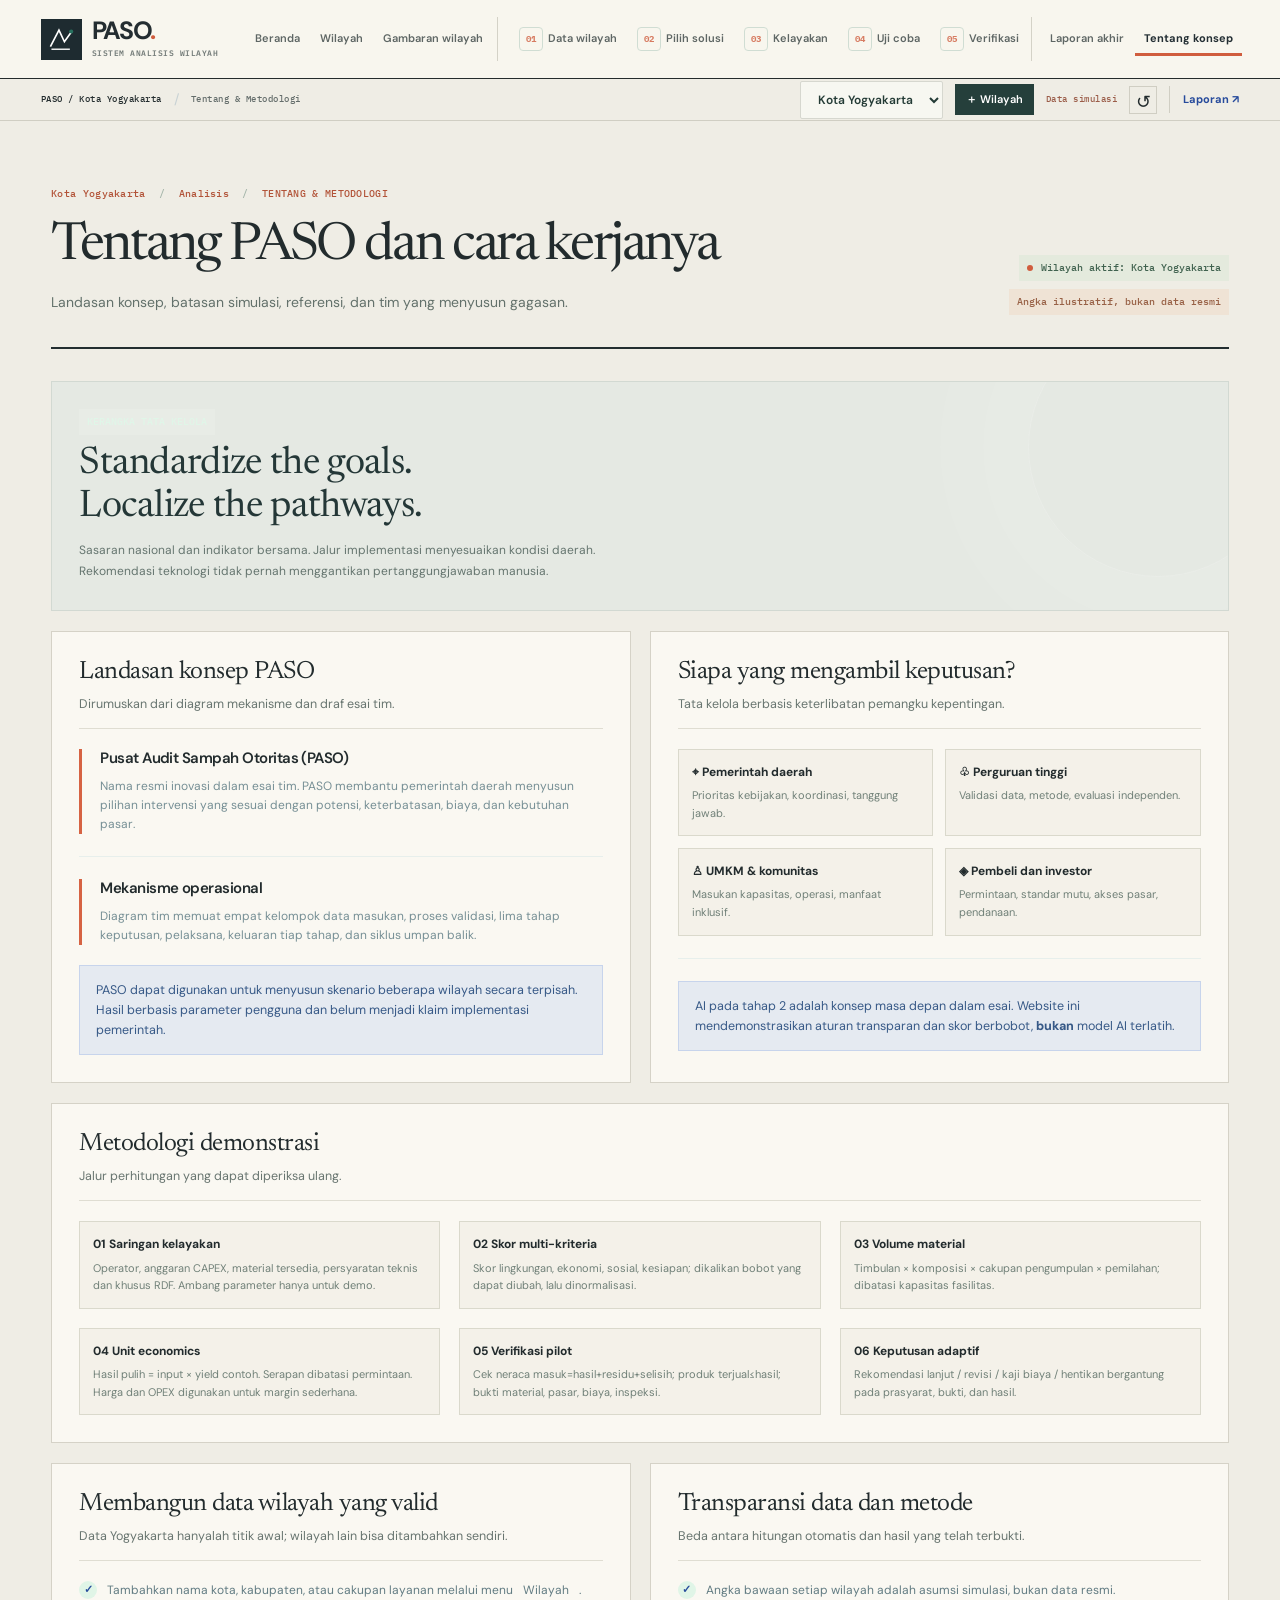
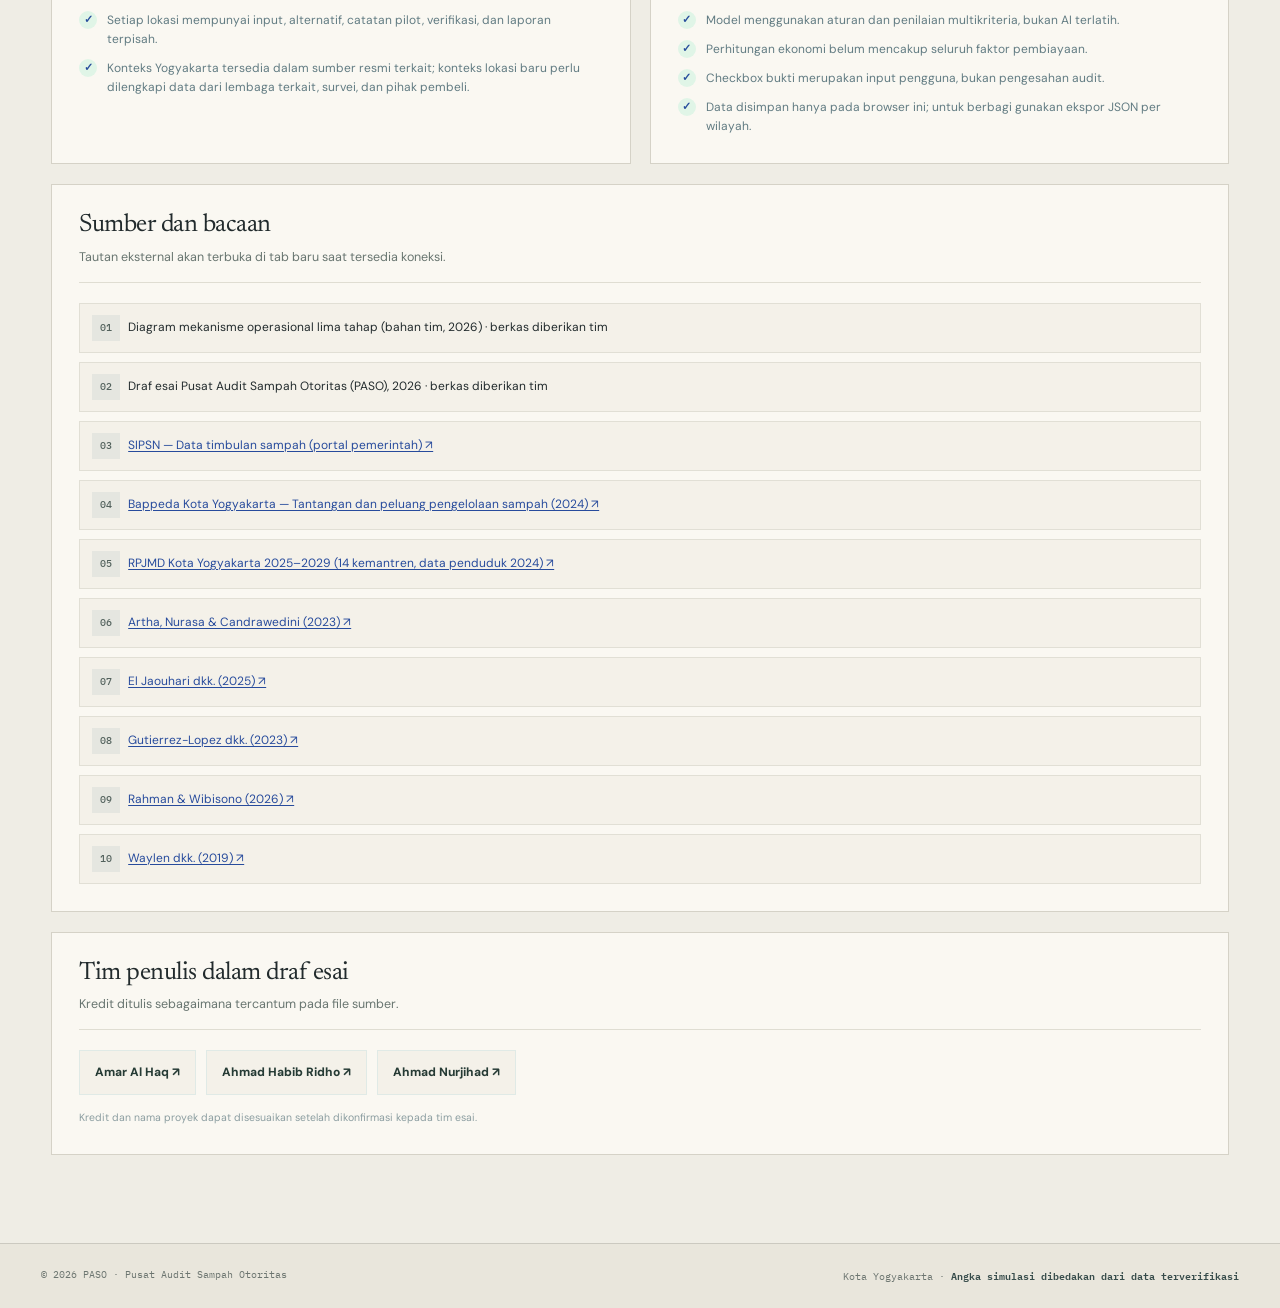
<file: metodologi.html>
<!doctype html>
<html lang="id">
<head>
  <meta charset="utf-8" />
  <meta name="viewport" content="width=device-width, initial-scale=1" />
  <meta name="theme-color" content="#171f23" />
  <meta name="description" content="Dasar konseptual diagram mekanisme dan esai PASO, sumber, metodologi, serta batasan demonstrasi." />
  <title>Tentang &amp; Metodologi | PASO · Analisis Wilayah</title>
  <link rel="icon" type="image/svg+xml" href="assets/img/favicon.svg" />
  <link rel="stylesheet" href="assets/css/base.css" />
  <link rel="stylesheet" href="assets/css/components.css" />
  <link rel="stylesheet" href="assets/css/pages.css" />
  <link rel="stylesheet" href="assets/css/editorial.css" />
  <link rel="stylesheet" href="assets/css/atlas.css" />
  <link rel="stylesheet" href="assets/css/address.css" />
  <script src="assets/js/data.js" defer></script>
  <script src="assets/js/engine.js" defer></script>
  <script src="assets/js/ui.js" defer></script>
  <script src="assets/js/regions.js" defer></script>
  <script src="assets/js/address.js" defer></script>
  <script src="assets/js/app.js" defer></script>
</head>
<body data-page="metodologi">
  <a href="#main" class="skip-link">Lewati navigasi</a>
  <div class="app-shell">
    <aside class="sidebar" id="sidebar" aria-label="Navigasi utama">
      <a href="index.html" class="brand"><span class="brand-mark"><svg viewBox="0 0 44 44" aria-hidden="true"><path d="M7 32 L19 9 L27 26 L37 12" stroke="currentColor" stroke-width="2.4" stroke-linecap="square" stroke-linejoin="miter" fill="none"/><path d="M8 37 H35" stroke="currentColor" stroke-width="2"/><circle cx="37" cy="11" r="3" fill="#d65e3d"/></svg></span><span class="brand-text"><strong>PASO<span>.</span></strong><small>SISTEM ANALISIS WILAYAH</small></span></a>
      <div class="side-label">PENGENALAN</div><nav class="side-nav" aria-label="Pengenalan"><a href="index.html" class="side-link"><span class="nav-dot"></span><span>Beranda</span></a><a href="wilayah.html" class="side-link"><span class="nav-dot"></span><span>Wilayah</span></a><a href="dashboard.html" class="side-link"><span class="nav-dot"></span><span>Gambaran wilayah</span></a></nav><div class="side-label">SIMULASI BERURUTAN</div><nav class="side-nav" aria-label="Simulasi Berurutan"><a href="diagnosis.html" class="side-link"><span class="side-step-number">01</span><span>Data wilayah</span></a><a href="prioritas.html" class="side-link"><span class="side-step-number">02</span><span>Pilih solusi</span></a><a href="ekonomi.html" class="side-link"><span class="side-step-number">03</span><span>Kelayakan</span></a><a href="pilot.html" class="side-link"><span class="side-step-number">04</span><span>Uji coba</span></a><a href="verifikasi.html" class="side-link"><span class="side-step-number">05</span><span>Verifikasi</span></a></nav><div class="side-label">HASIL & REFERENSI</div><nav class="side-nav" aria-label="Hasil & Referensi"><a href="laporan.html" class="side-link"><span class="nav-dot"></span><span>Laporan akhir</span></a><a href="metodologi.html" class="side-link is-active" aria-current="page"><span class="nav-dot"></span><span>Tentang konsep</span></a></nav>
      <div class="sidebar-bottom"><div class="city-label"><span class="city-glyph">⌁</span><div><small>WILAYAH AKTIF</small><strong>Kota Yogyakarta</strong></div></div><p>Angka simulasi bukan data resmi.<br>Keputusan akhir tetap oleh manusia.</p></div>
    </aside>
    <div class="sidebar-shade" id="sidebarShade"></div>
    <div class="app-main">
      <header class="topbar"><button id="mobileMenu" class="mobile-menu" aria-label="Buka menu" aria-expanded="false">☰</button><div class="top-left"><span class="top-live"><span class="pulse"></span> PASO / Yogyakarta</span><span class="top-separator">/</span><span class="top-current">Tentang &amp; Metodologi</span></div><div class="top-right"><label class="region-selector-wrap"><span class="visually-hidden">Pilih wilayah aktif</span><select id="regionSelect" aria-label="Pilih wilayah aktif"><option>Kota Yogyakarta</option></select></label><a href="wilayah.html" class="region-add-link" title="Kelola dan tambah wilayah" aria-label="Kelola atau tambah wilayah">＋ Wilayah</a><span class="top-sample">Data simulasi</span><button type="button" class="round-button" id="resetGlobal" title="Kembalikan simulasi ke kondisi awal" aria-label="Atur ulang semua data simulasi">↺</button><a href="laporan.html" class="top-report">Laporan ↗</a></div></header>
      <main id="main" class="main-content "><div class="page-heading animate-in"><div class="crumb">Kota Yogyakarta <span>/</span> Analisis <span>/</span> TENTANG &amp; METODOLOGI</div><h1>Tentang PASO dan cara kerjanya</h1><p>Landasan konsep, batasan simulasi, referensi, dan tim yang menyusun gagasan.</p><div class="heading-badges"><span class="badge badge-green"><span class="pulse"></span> Wilayah aktif: Kota Yogyakarta</span><span class="badge badge-amber">Angka ilustratif, bukan data resmi</span></div></div><section id="view" aria-live="polite" class="page-view"></section></main>
      <footer class="app-footer"><span>© 2026 PASO · Pusat Audit Sampah Otoritas</span><span>Kota Yogyakarta · <strong>Simulasi terpisah dari data resmi</strong></span></footer>
    </div>
  </div>
  <div id="toast" class="toast" role="status" aria-live="polite"></div>
</body>
</html>
</file>
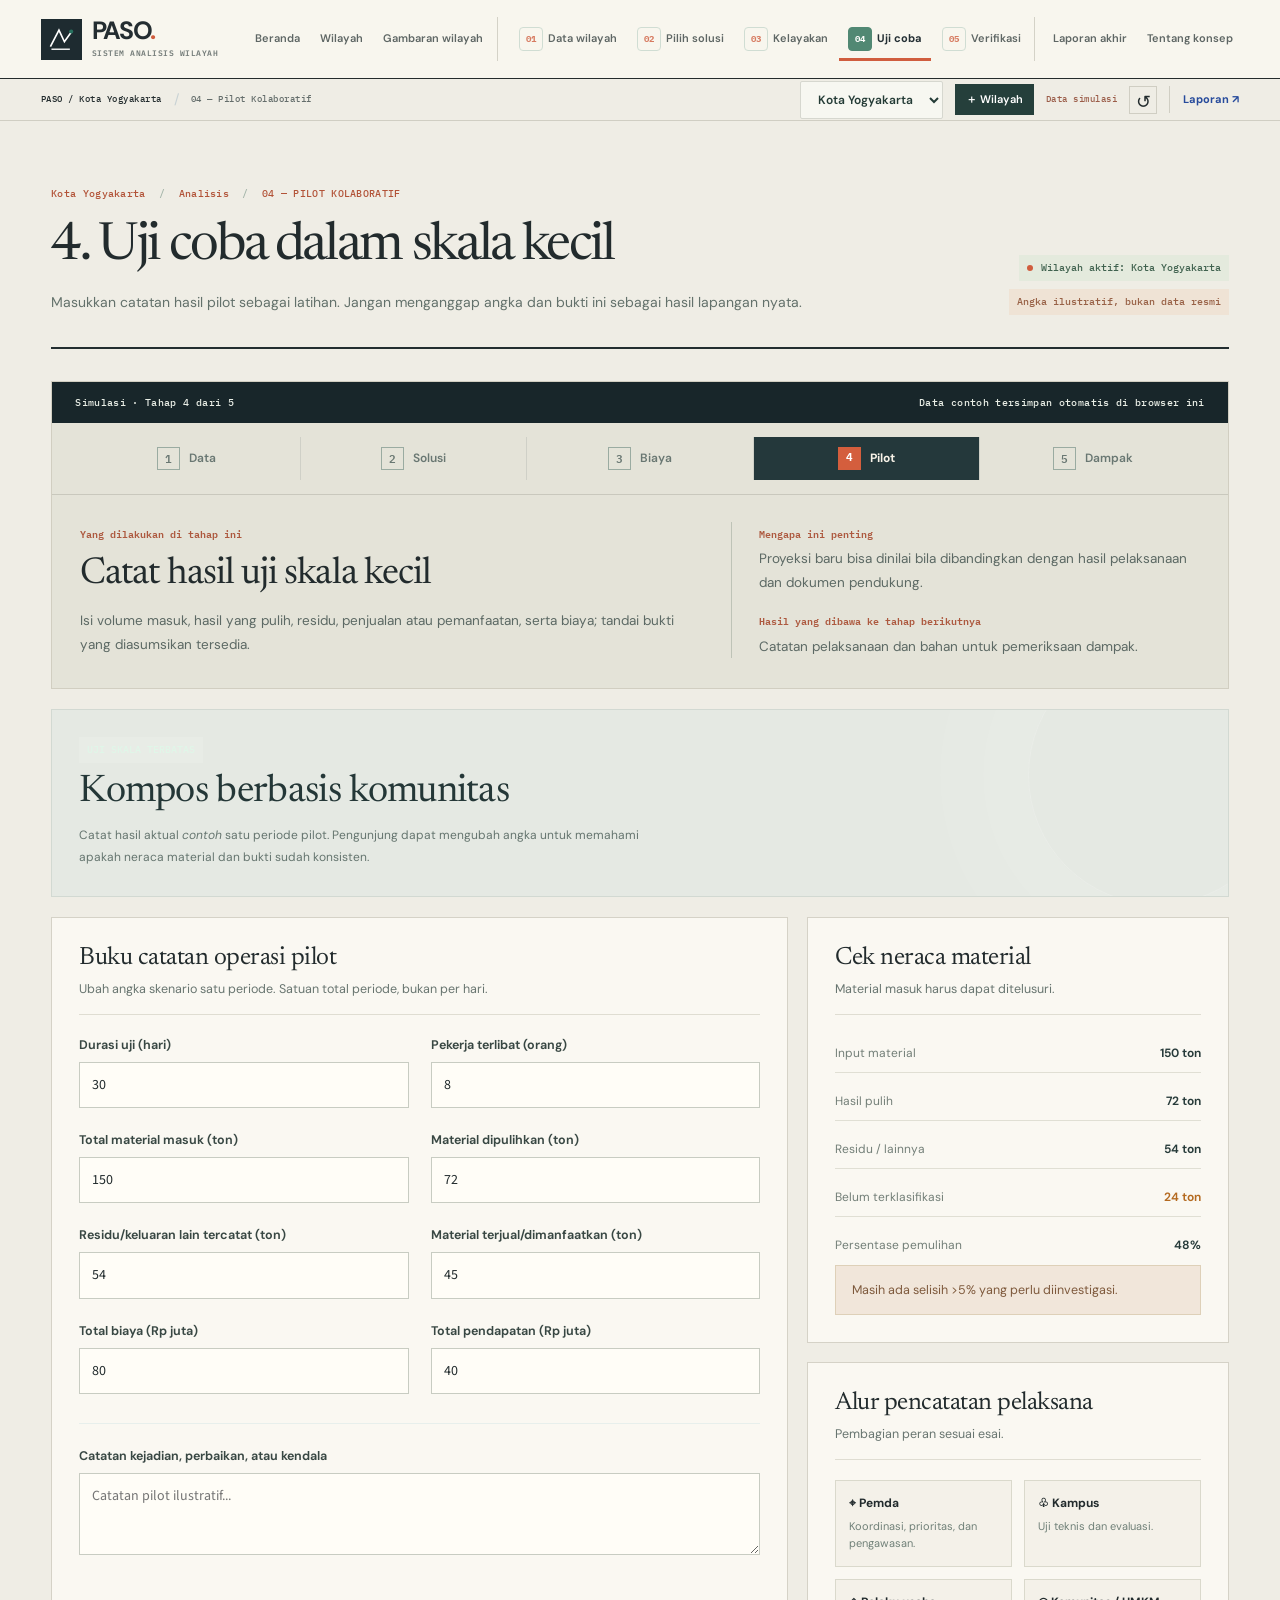
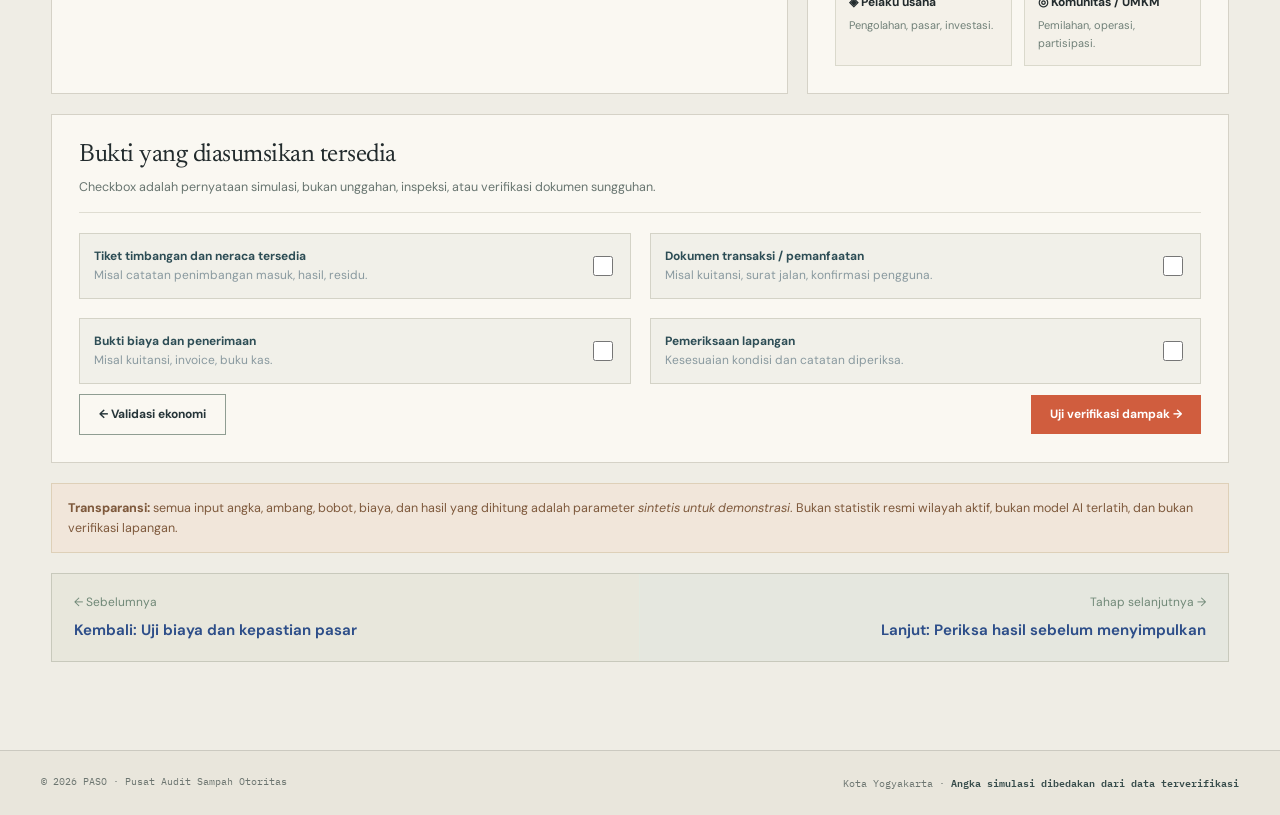
<file: pilot.html>
<!doctype html>
<html lang="id">
<head>
  <meta charset="utf-8" />
  <meta name="viewport" content="width=device-width, initial-scale=1" />
  <meta name="theme-color" content="#171f23" />
  <meta name="description" content="Isikan capaian uji coba sintetis dalam satu periode: neraca material, serapan, biaya, dan pelibatan aktor." />
  <title>04 — Pilot Kolaboratif | PASO · Analisis Wilayah</title>
  <link rel="icon" type="image/svg+xml" href="assets/img/favicon.svg" />
  <link rel="stylesheet" href="assets/css/base.css" />
  <link rel="stylesheet" href="assets/css/components.css" />
  <link rel="stylesheet" href="assets/css/pages.css" />
  <link rel="stylesheet" href="assets/css/editorial.css" />
  <link rel="stylesheet" href="assets/css/atlas.css" />
  <link rel="stylesheet" href="assets/css/address.css" />
  <script src="assets/js/data.js" defer></script>
  <script src="assets/js/engine.js" defer></script>
  <script src="assets/js/ui.js" defer></script>
  <script src="assets/js/regions.js" defer></script>
  <script src="assets/js/address.js" defer></script>
  <script src="assets/js/app.js" defer></script>
</head>
<body data-page="pilot">
  <a href="#main" class="skip-link">Lewati navigasi</a>
  <div class="app-shell">
    <aside class="sidebar" id="sidebar" aria-label="Navigasi utama">
      <a href="index.html" class="brand"><span class="brand-mark"><svg viewBox="0 0 44 44" aria-hidden="true"><path d="M7 32 L19 9 L27 26 L37 12" stroke="currentColor" stroke-width="2.4" stroke-linecap="square" stroke-linejoin="miter" fill="none"/><path d="M8 37 H35" stroke="currentColor" stroke-width="2"/><circle cx="37" cy="11" r="3" fill="#d65e3d"/></svg></span><span class="brand-text"><strong>PASO<span>.</span></strong><small>SISTEM ANALISIS WILAYAH</small></span></a>
      <div class="side-label">PENGENALAN</div><nav class="side-nav" aria-label="Pengenalan"><a href="index.html" class="side-link"><span class="nav-dot"></span><span>Beranda</span></a><a href="wilayah.html" class="side-link"><span class="nav-dot"></span><span>Wilayah</span></a><a href="dashboard.html" class="side-link"><span class="nav-dot"></span><span>Gambaran wilayah</span></a></nav><div class="side-label">SIMULASI BERURUTAN</div><nav class="side-nav" aria-label="Simulasi Berurutan"><a href="diagnosis.html" class="side-link"><span class="side-step-number">01</span><span>Data wilayah</span></a><a href="prioritas.html" class="side-link"><span class="side-step-number">02</span><span>Pilih solusi</span></a><a href="ekonomi.html" class="side-link"><span class="side-step-number">03</span><span>Kelayakan</span></a><a href="pilot.html" class="side-link is-active" aria-current="page"><span class="side-step-number">04</span><span>Uji coba</span></a><a href="verifikasi.html" class="side-link"><span class="side-step-number">05</span><span>Verifikasi</span></a></nav><div class="side-label">HASIL & REFERENSI</div><nav class="side-nav" aria-label="Hasil & Referensi"><a href="laporan.html" class="side-link"><span class="nav-dot"></span><span>Laporan akhir</span></a><a href="metodologi.html" class="side-link"><span class="nav-dot"></span><span>Tentang konsep</span></a></nav>
      <div class="sidebar-bottom"><div class="city-label"><span class="city-glyph">⌁</span><div><small>WILAYAH AKTIF</small><strong>Kota Yogyakarta</strong></div></div><p>Angka simulasi bukan data resmi.<br>Keputusan akhir tetap oleh manusia.</p></div>
    </aside>
    <div class="sidebar-shade" id="sidebarShade"></div>
    <div class="app-main">
      <header class="topbar"><button id="mobileMenu" class="mobile-menu" aria-label="Buka menu" aria-expanded="false">☰</button><div class="top-left"><span class="top-live"><span class="pulse"></span> PASO / Yogyakarta</span><span class="top-separator">/</span><span class="top-current">04 — Pilot Kolaboratif</span></div><div class="top-right"><label class="region-selector-wrap"><span class="visually-hidden">Pilih wilayah aktif</span><select id="regionSelect" aria-label="Pilih wilayah aktif"><option>Kota Yogyakarta</option></select></label><a href="wilayah.html" class="region-add-link" title="Kelola dan tambah wilayah" aria-label="Kelola atau tambah wilayah">＋ Wilayah</a><span class="top-sample">Data simulasi</span><button type="button" class="round-button" id="resetGlobal" title="Kembalikan simulasi ke kondisi awal" aria-label="Atur ulang semua data simulasi">↺</button><a href="laporan.html" class="top-report">Laporan ↗</a></div></header>
      <main id="main" class="main-content "><div class="page-heading animate-in"><div class="crumb">Kota Yogyakarta <span>/</span> Analisis <span>/</span> 04 — PILOT KOLABORATIF</div><h1>4. Uji coba dalam skala kecil</h1><p>Masukkan catatan hasil pilot sebagai latihan. Jangan menganggap angka dan bukti ini sebagai hasil lapangan nyata.</p><div class="heading-badges"><span class="badge badge-green"><span class="pulse"></span> Wilayah aktif: Kota Yogyakarta</span><span class="badge badge-amber">Angka ilustratif, bukan data resmi</span></div></div><section id="view" aria-live="polite" class="page-view"></section></main>
      <footer class="app-footer"><span>© 2026 PASO · Pusat Audit Sampah Otoritas</span><span>Kota Yogyakarta · <strong>Simulasi terpisah dari data resmi</strong></span></footer>
    </div>
  </div>
  <div id="toast" class="toast" role="status" aria-live="polite"></div>
</body>
</html>
</file>
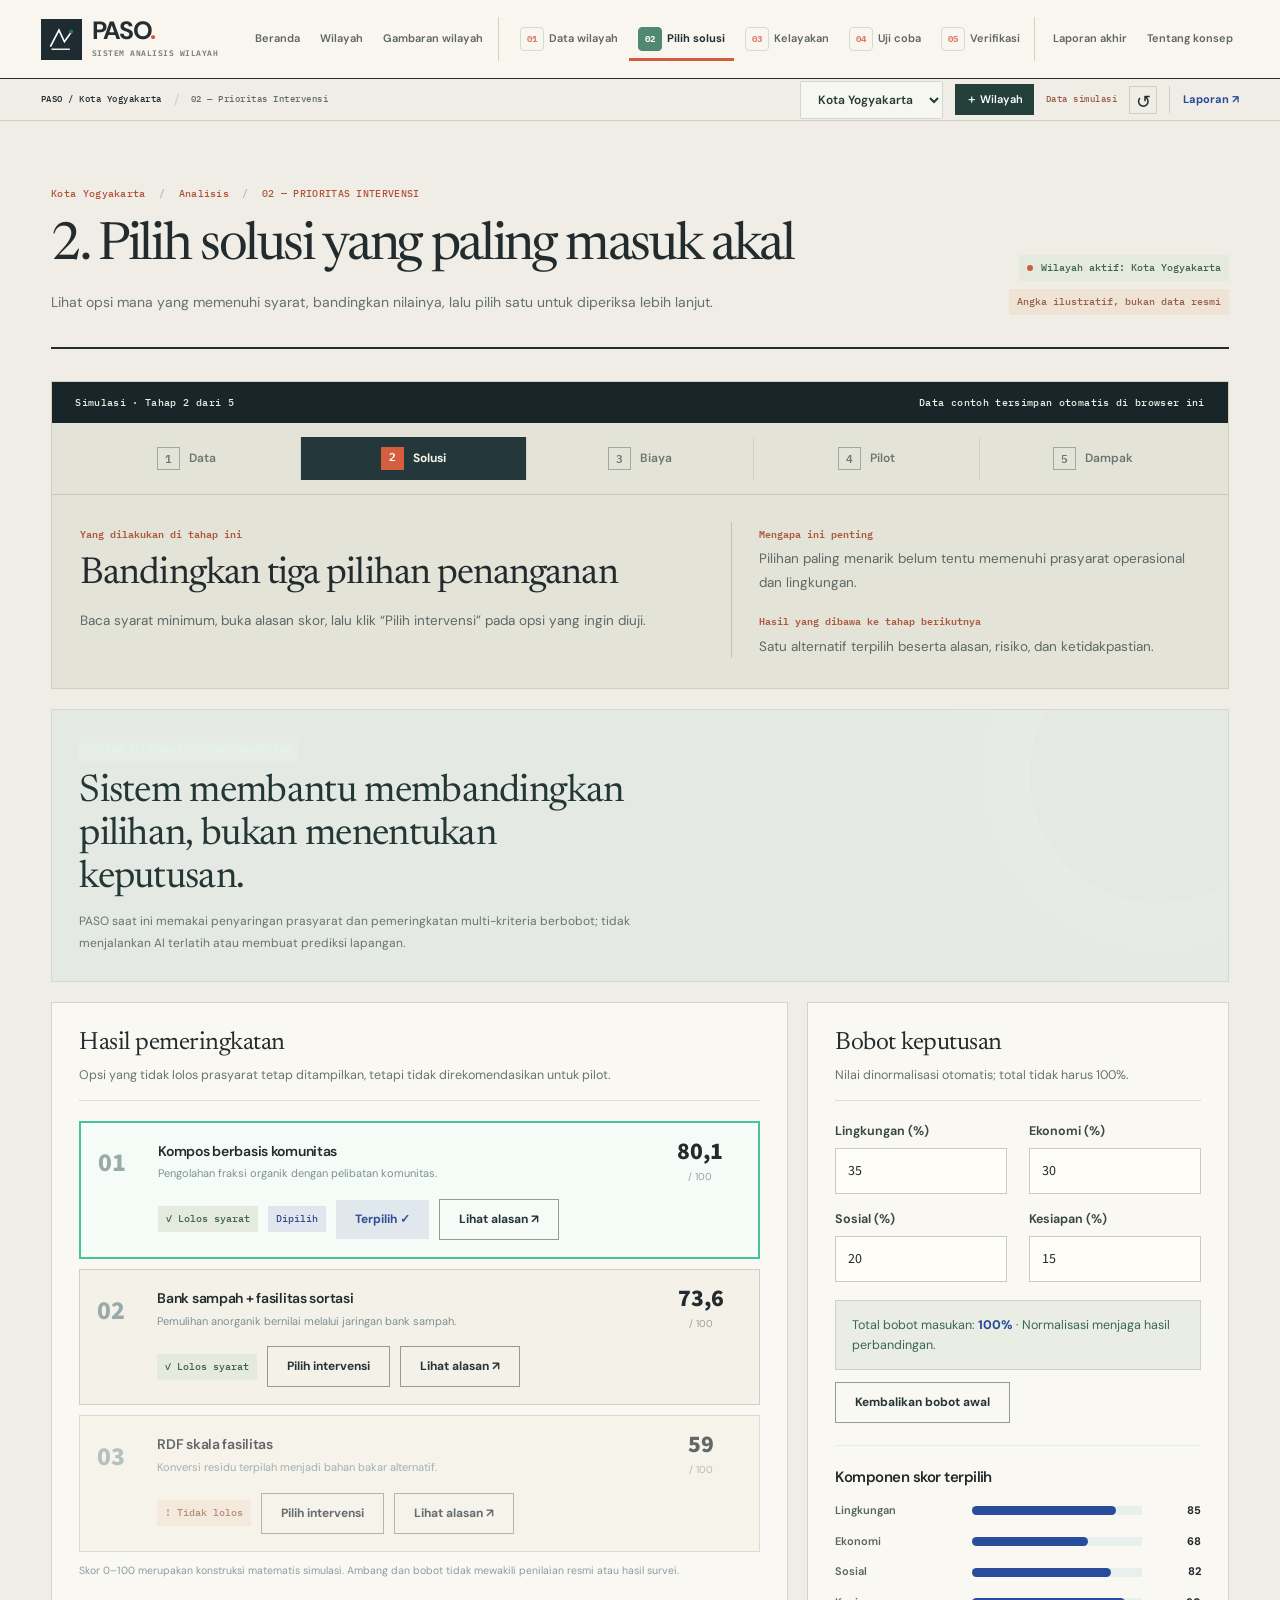
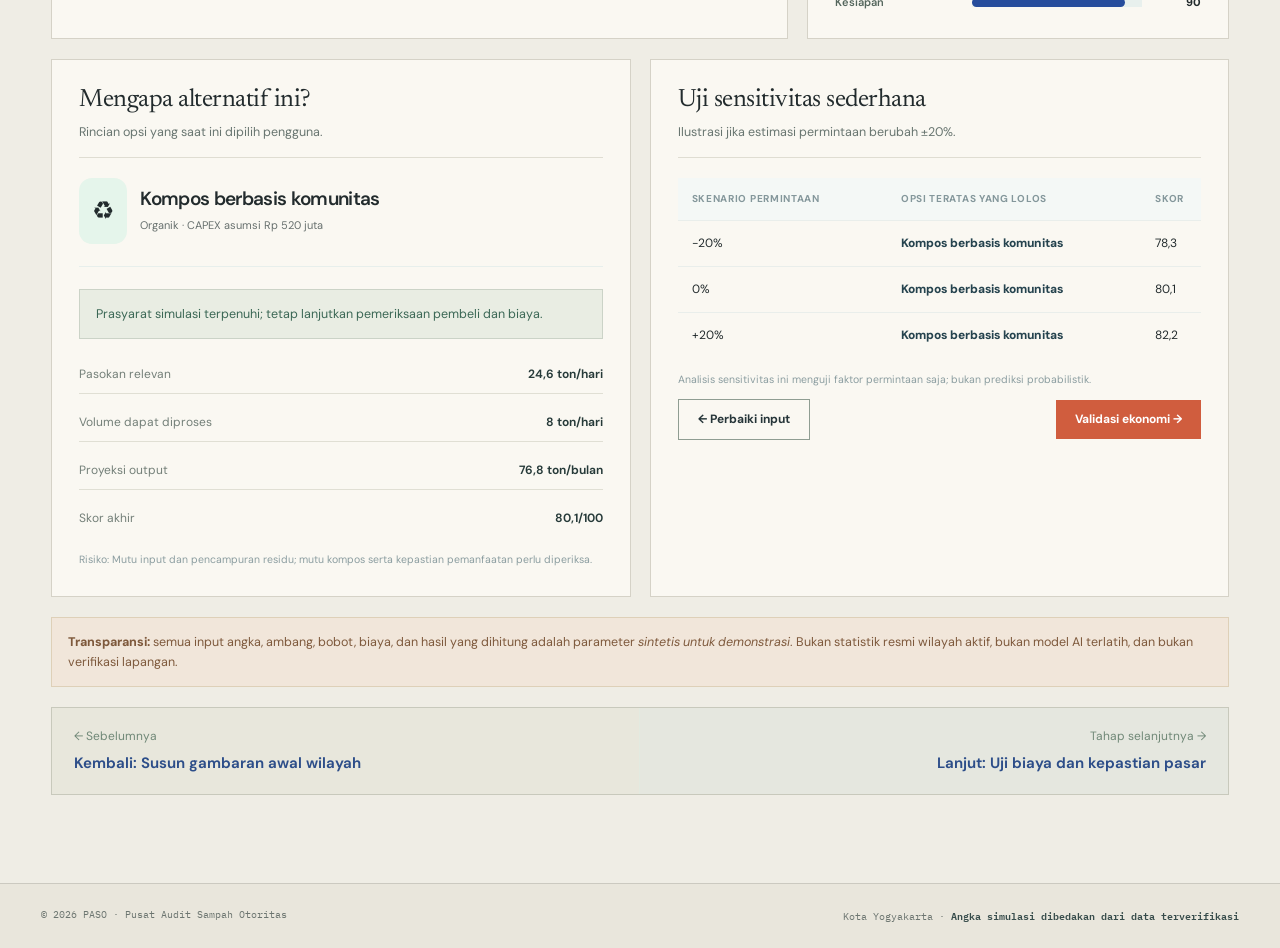
<file: prioritas.html>
<!doctype html>
<html lang="id">
<head>
  <meta charset="utf-8" />
  <meta name="viewport" content="width=device-width, initial-scale=1" />
  <meta name="theme-color" content="#171f23" />
  <meta name="description" content="Saring prasyarat minimum, bandingkan skor multikriteria, dan pahami faktor ketidakpastian." />
  <title>02 — Prioritas Intervensi | PASO · Analisis Wilayah</title>
  <link rel="icon" type="image/svg+xml" href="assets/img/favicon.svg" />
  <link rel="stylesheet" href="assets/css/base.css" />
  <link rel="stylesheet" href="assets/css/components.css" />
  <link rel="stylesheet" href="assets/css/pages.css" />
  <link rel="stylesheet" href="assets/css/editorial.css" />
  <link rel="stylesheet" href="assets/css/atlas.css" />
  <link rel="stylesheet" href="assets/css/address.css" />
  <script src="assets/js/data.js" defer></script>
  <script src="assets/js/engine.js" defer></script>
  <script src="assets/js/ui.js" defer></script>
  <script src="assets/js/regions.js" defer></script>
  <script src="assets/js/address.js" defer></script>
  <script src="assets/js/app.js" defer></script>
</head>
<body data-page="prioritas">
  <a href="#main" class="skip-link">Lewati navigasi</a>
  <div class="app-shell">
    <aside class="sidebar" id="sidebar" aria-label="Navigasi utama">
      <a href="index.html" class="brand"><span class="brand-mark"><svg viewBox="0 0 44 44" aria-hidden="true"><path d="M7 32 L19 9 L27 26 L37 12" stroke="currentColor" stroke-width="2.4" stroke-linecap="square" stroke-linejoin="miter" fill="none"/><path d="M8 37 H35" stroke="currentColor" stroke-width="2"/><circle cx="37" cy="11" r="3" fill="#d65e3d"/></svg></span><span class="brand-text"><strong>PASO<span>.</span></strong><small>SISTEM ANALISIS WILAYAH</small></span></a>
      <div class="side-label">PENGENALAN</div><nav class="side-nav" aria-label="Pengenalan"><a href="index.html" class="side-link"><span class="nav-dot"></span><span>Beranda</span></a><a href="wilayah.html" class="side-link"><span class="nav-dot"></span><span>Wilayah</span></a><a href="dashboard.html" class="side-link"><span class="nav-dot"></span><span>Gambaran wilayah</span></a></nav><div class="side-label">SIMULASI BERURUTAN</div><nav class="side-nav" aria-label="Simulasi Berurutan"><a href="diagnosis.html" class="side-link"><span class="side-step-number">01</span><span>Data wilayah</span></a><a href="prioritas.html" class="side-link is-active" aria-current="page"><span class="side-step-number">02</span><span>Pilih solusi</span></a><a href="ekonomi.html" class="side-link"><span class="side-step-number">03</span><span>Kelayakan</span></a><a href="pilot.html" class="side-link"><span class="side-step-number">04</span><span>Uji coba</span></a><a href="verifikasi.html" class="side-link"><span class="side-step-number">05</span><span>Verifikasi</span></a></nav><div class="side-label">HASIL & REFERENSI</div><nav class="side-nav" aria-label="Hasil & Referensi"><a href="laporan.html" class="side-link"><span class="nav-dot"></span><span>Laporan akhir</span></a><a href="metodologi.html" class="side-link"><span class="nav-dot"></span><span>Tentang konsep</span></a></nav>
      <div class="sidebar-bottom"><div class="city-label"><span class="city-glyph">⌁</span><div><small>WILAYAH AKTIF</small><strong>Kota Yogyakarta</strong></div></div><p>Angka simulasi bukan data resmi.<br>Keputusan akhir tetap oleh manusia.</p></div>
    </aside>
    <div class="sidebar-shade" id="sidebarShade"></div>
    <div class="app-main">
      <header class="topbar"><button id="mobileMenu" class="mobile-menu" aria-label="Buka menu" aria-expanded="false">☰</button><div class="top-left"><span class="top-live"><span class="pulse"></span> PASO / Yogyakarta</span><span class="top-separator">/</span><span class="top-current">02 — Prioritas Intervensi</span></div><div class="top-right"><label class="region-selector-wrap"><span class="visually-hidden">Pilih wilayah aktif</span><select id="regionSelect" aria-label="Pilih wilayah aktif"><option>Kota Yogyakarta</option></select></label><a href="wilayah.html" class="region-add-link" title="Kelola dan tambah wilayah" aria-label="Kelola atau tambah wilayah">＋ Wilayah</a><span class="top-sample">Data simulasi</span><button type="button" class="round-button" id="resetGlobal" title="Kembalikan simulasi ke kondisi awal" aria-label="Atur ulang semua data simulasi">↺</button><a href="laporan.html" class="top-report">Laporan ↗</a></div></header>
      <main id="main" class="main-content "><div class="page-heading animate-in"><div class="crumb">Kota Yogyakarta <span>/</span> Analisis <span>/</span> 02 — PRIORITAS INTERVENSI</div><h1>2. Pilih solusi yang paling masuk akal</h1><p>Lihat opsi mana yang memenuhi syarat, bandingkan nilainya, lalu pilih satu untuk diperiksa lebih lanjut.</p><div class="heading-badges"><span class="badge badge-green"><span class="pulse"></span> Wilayah aktif: Kota Yogyakarta</span><span class="badge badge-amber">Angka ilustratif, bukan data resmi</span></div></div><section id="view" aria-live="polite" class="page-view"></section></main>
      <footer class="app-footer"><span>© 2026 PASO · Pusat Audit Sampah Otoritas</span><span>Kota Yogyakarta · <strong>Simulasi terpisah dari data resmi</strong></span></footer>
    </div>
  </div>
  <div id="toast" class="toast" role="status" aria-live="polite"></div>
</body>
</html>
</file>
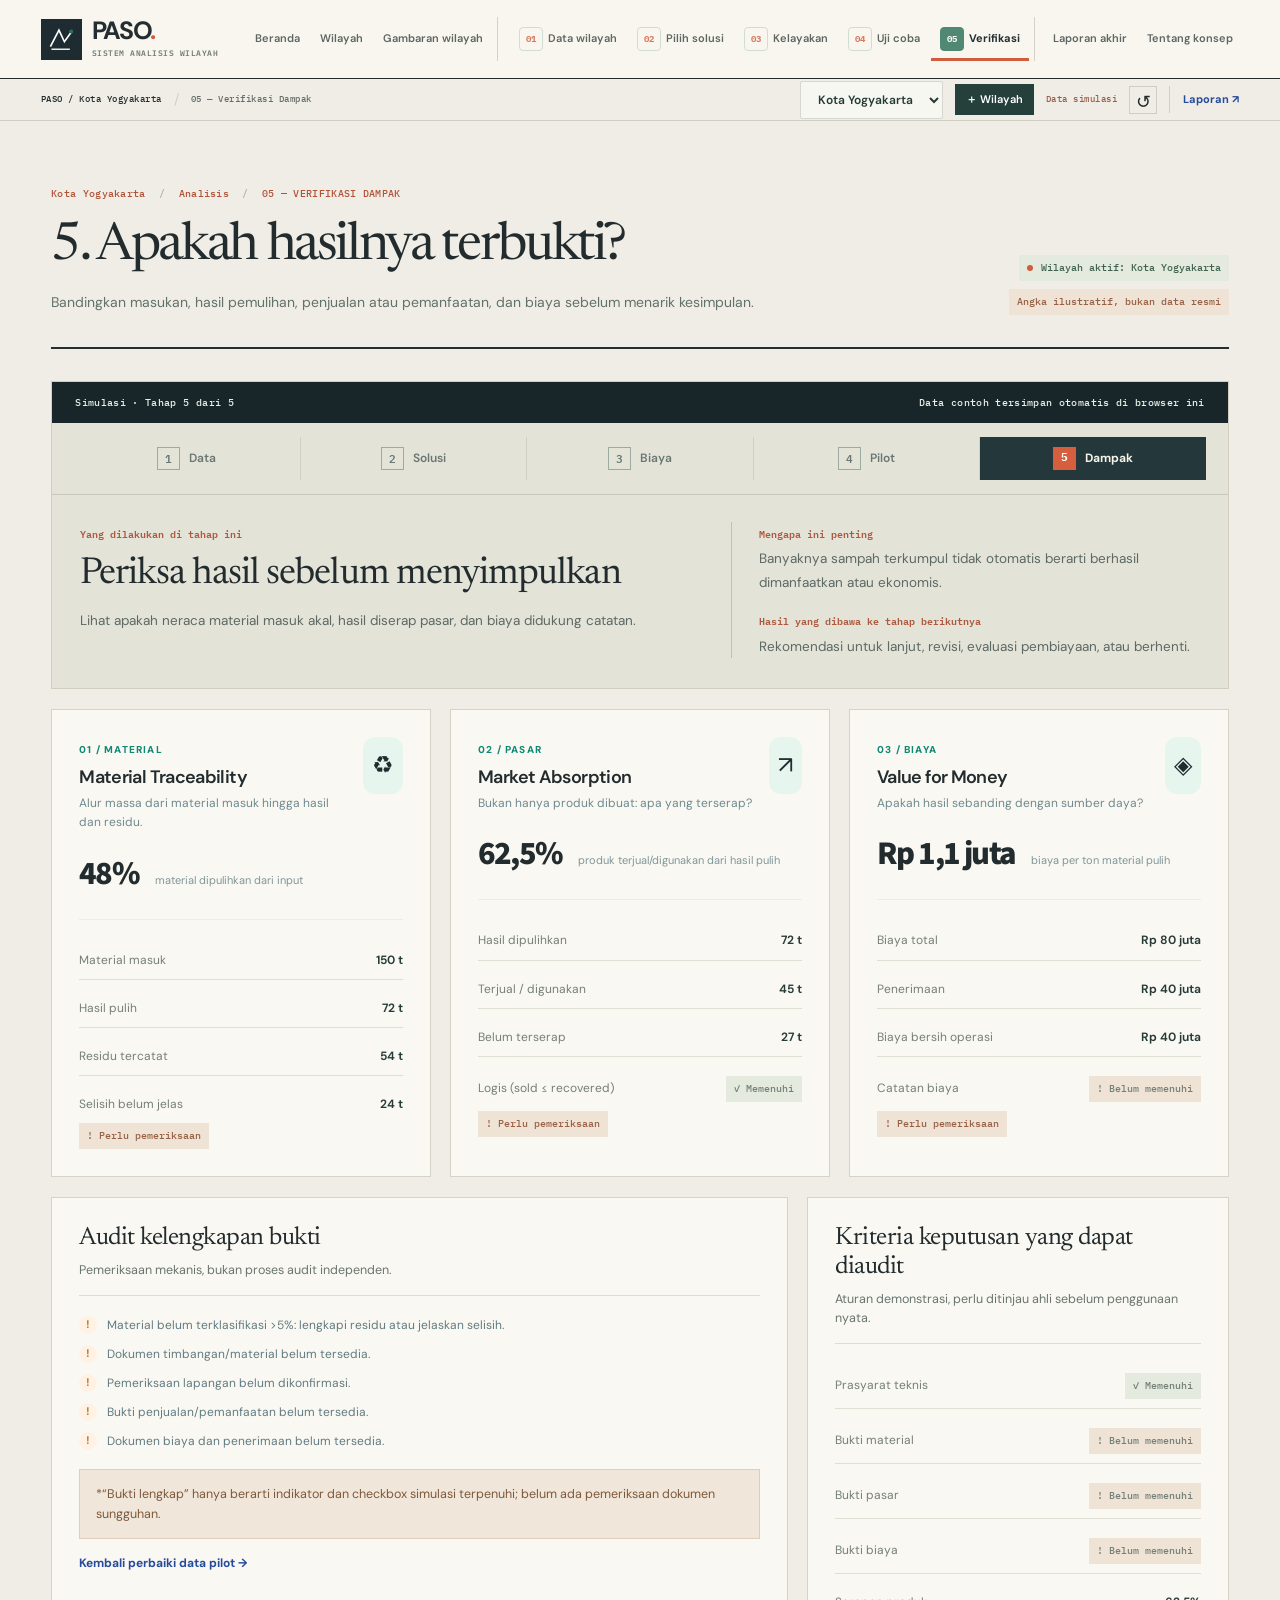
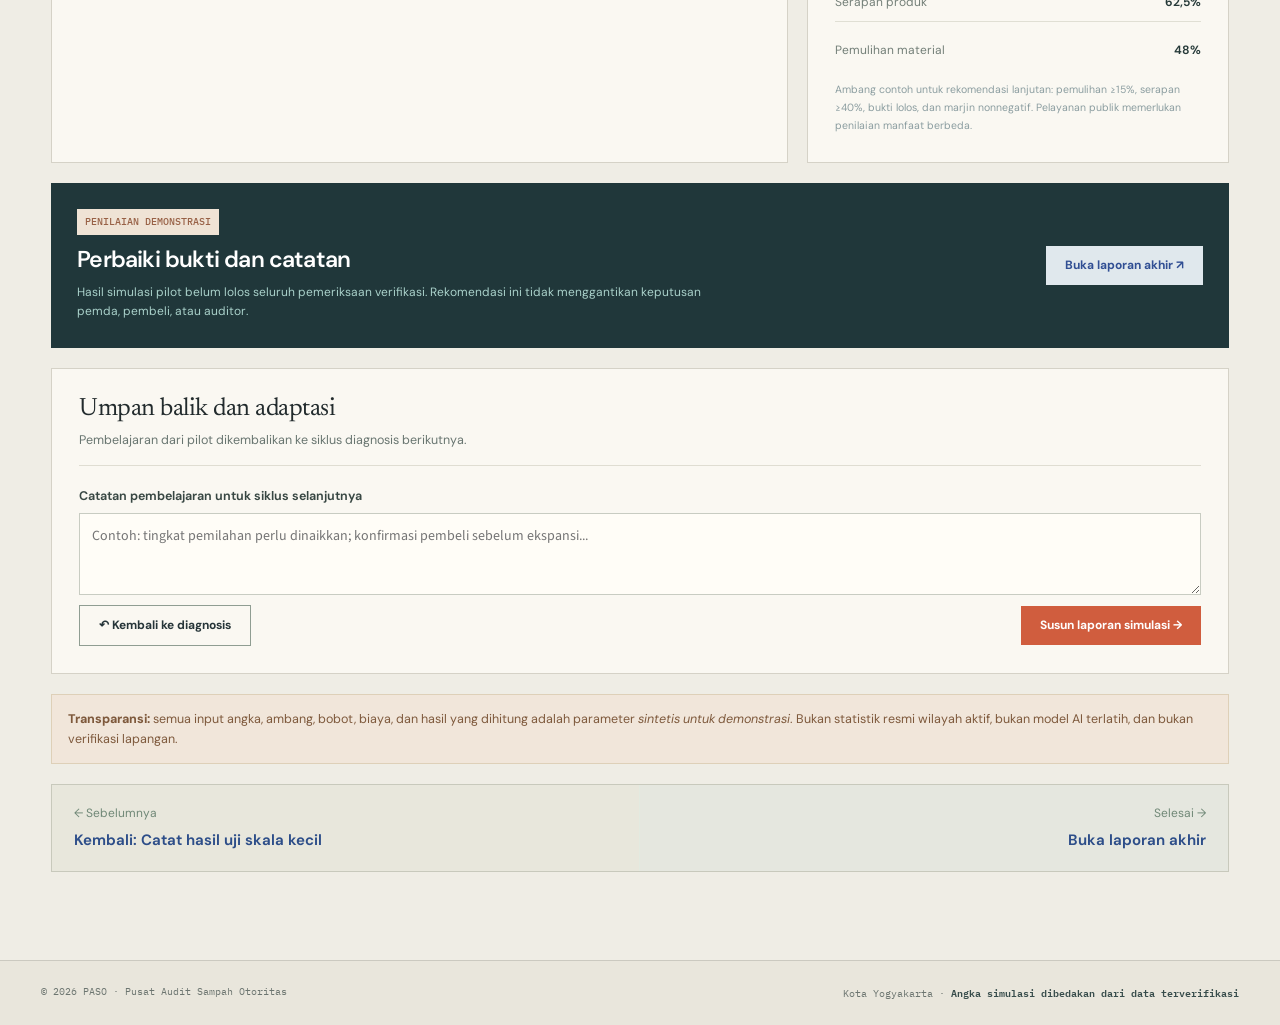
<file: verifikasi.html>
<!doctype html>
<html lang="id">
<head>
  <meta charset="utf-8" />
  <meta name="viewport" content="width=device-width, initial-scale=1" />
  <meta name="theme-color" content="#171f23" />
  <meta name="description" content="Tiga mekanisme audit untuk menilai pemulihan material, pemanfaatan pasar, dan efektivitas biaya." />
  <title>05 — Verifikasi Dampak | PASO · Analisis Wilayah</title>
  <link rel="icon" type="image/svg+xml" href="assets/img/favicon.svg" />
  <link rel="stylesheet" href="assets/css/base.css" />
  <link rel="stylesheet" href="assets/css/components.css" />
  <link rel="stylesheet" href="assets/css/pages.css" />
  <link rel="stylesheet" href="assets/css/editorial.css" />
  <link rel="stylesheet" href="assets/css/atlas.css" />
  <link rel="stylesheet" href="assets/css/address.css" />
  <script src="assets/js/data.js" defer></script>
  <script src="assets/js/engine.js" defer></script>
  <script src="assets/js/ui.js" defer></script>
  <script src="assets/js/regions.js" defer></script>
  <script src="assets/js/address.js" defer></script>
  <script src="assets/js/app.js" defer></script>
</head>
<body data-page="verifikasi">
  <a href="#main" class="skip-link">Lewati navigasi</a>
  <div class="app-shell">
    <aside class="sidebar" id="sidebar" aria-label="Navigasi utama">
      <a href="index.html" class="brand"><span class="brand-mark"><svg viewBox="0 0 44 44" aria-hidden="true"><path d="M7 32 L19 9 L27 26 L37 12" stroke="currentColor" stroke-width="2.4" stroke-linecap="square" stroke-linejoin="miter" fill="none"/><path d="M8 37 H35" stroke="currentColor" stroke-width="2"/><circle cx="37" cy="11" r="3" fill="#d65e3d"/></svg></span><span class="brand-text"><strong>PASO<span>.</span></strong><small>SISTEM ANALISIS WILAYAH</small></span></a>
      <div class="side-label">PENGENALAN</div><nav class="side-nav" aria-label="Pengenalan"><a href="index.html" class="side-link"><span class="nav-dot"></span><span>Beranda</span></a><a href="wilayah.html" class="side-link"><span class="nav-dot"></span><span>Wilayah</span></a><a href="dashboard.html" class="side-link"><span class="nav-dot"></span><span>Gambaran wilayah</span></a></nav><div class="side-label">SIMULASI BERURUTAN</div><nav class="side-nav" aria-label="Simulasi Berurutan"><a href="diagnosis.html" class="side-link"><span class="side-step-number">01</span><span>Data wilayah</span></a><a href="prioritas.html" class="side-link"><span class="side-step-number">02</span><span>Pilih solusi</span></a><a href="ekonomi.html" class="side-link"><span class="side-step-number">03</span><span>Kelayakan</span></a><a href="pilot.html" class="side-link"><span class="side-step-number">04</span><span>Uji coba</span></a><a href="verifikasi.html" class="side-link is-active" aria-current="page"><span class="side-step-number">05</span><span>Verifikasi</span></a></nav><div class="side-label">HASIL & REFERENSI</div><nav class="side-nav" aria-label="Hasil & Referensi"><a href="laporan.html" class="side-link"><span class="nav-dot"></span><span>Laporan akhir</span></a><a href="metodologi.html" class="side-link"><span class="nav-dot"></span><span>Tentang konsep</span></a></nav>
      <div class="sidebar-bottom"><div class="city-label"><span class="city-glyph">⌁</span><div><small>WILAYAH AKTIF</small><strong>Kota Yogyakarta</strong></div></div><p>Angka simulasi bukan data resmi.<br>Keputusan akhir tetap oleh manusia.</p></div>
    </aside>
    <div class="sidebar-shade" id="sidebarShade"></div>
    <div class="app-main">
      <header class="topbar"><button id="mobileMenu" class="mobile-menu" aria-label="Buka menu" aria-expanded="false">☰</button><div class="top-left"><span class="top-live"><span class="pulse"></span> PASO / Yogyakarta</span><span class="top-separator">/</span><span class="top-current">05 — Verifikasi Dampak</span></div><div class="top-right"><label class="region-selector-wrap"><span class="visually-hidden">Pilih wilayah aktif</span><select id="regionSelect" aria-label="Pilih wilayah aktif"><option>Kota Yogyakarta</option></select></label><a href="wilayah.html" class="region-add-link" title="Kelola dan tambah wilayah" aria-label="Kelola atau tambah wilayah">＋ Wilayah</a><span class="top-sample">Data simulasi</span><button type="button" class="round-button" id="resetGlobal" title="Kembalikan simulasi ke kondisi awal" aria-label="Atur ulang semua data simulasi">↺</button><a href="laporan.html" class="top-report">Laporan ↗</a></div></header>
      <main id="main" class="main-content "><div class="page-heading animate-in"><div class="crumb">Kota Yogyakarta <span>/</span> Analisis <span>/</span> 05 — VERIFIKASI DAMPAK</div><h1>5. Apakah hasilnya terbukti?</h1><p>Bandingkan masukan, hasil pemulihan, penjualan atau pemanfaatan, dan biaya sebelum menarik kesimpulan.</p><div class="heading-badges"><span class="badge badge-green"><span class="pulse"></span> Wilayah aktif: Kota Yogyakarta</span><span class="badge badge-amber">Angka ilustratif, bukan data resmi</span></div></div><section id="view" aria-live="polite" class="page-view"></section></main>
      <footer class="app-footer"><span>© 2026 PASO · Pusat Audit Sampah Otoritas</span><span>Kota Yogyakarta · <strong>Simulasi terpisah dari data resmi</strong></span></footer>
    </div>
  </div>
  <div id="toast" class="toast" role="status" aria-live="polite"></div>
</body>
</html>
</file>
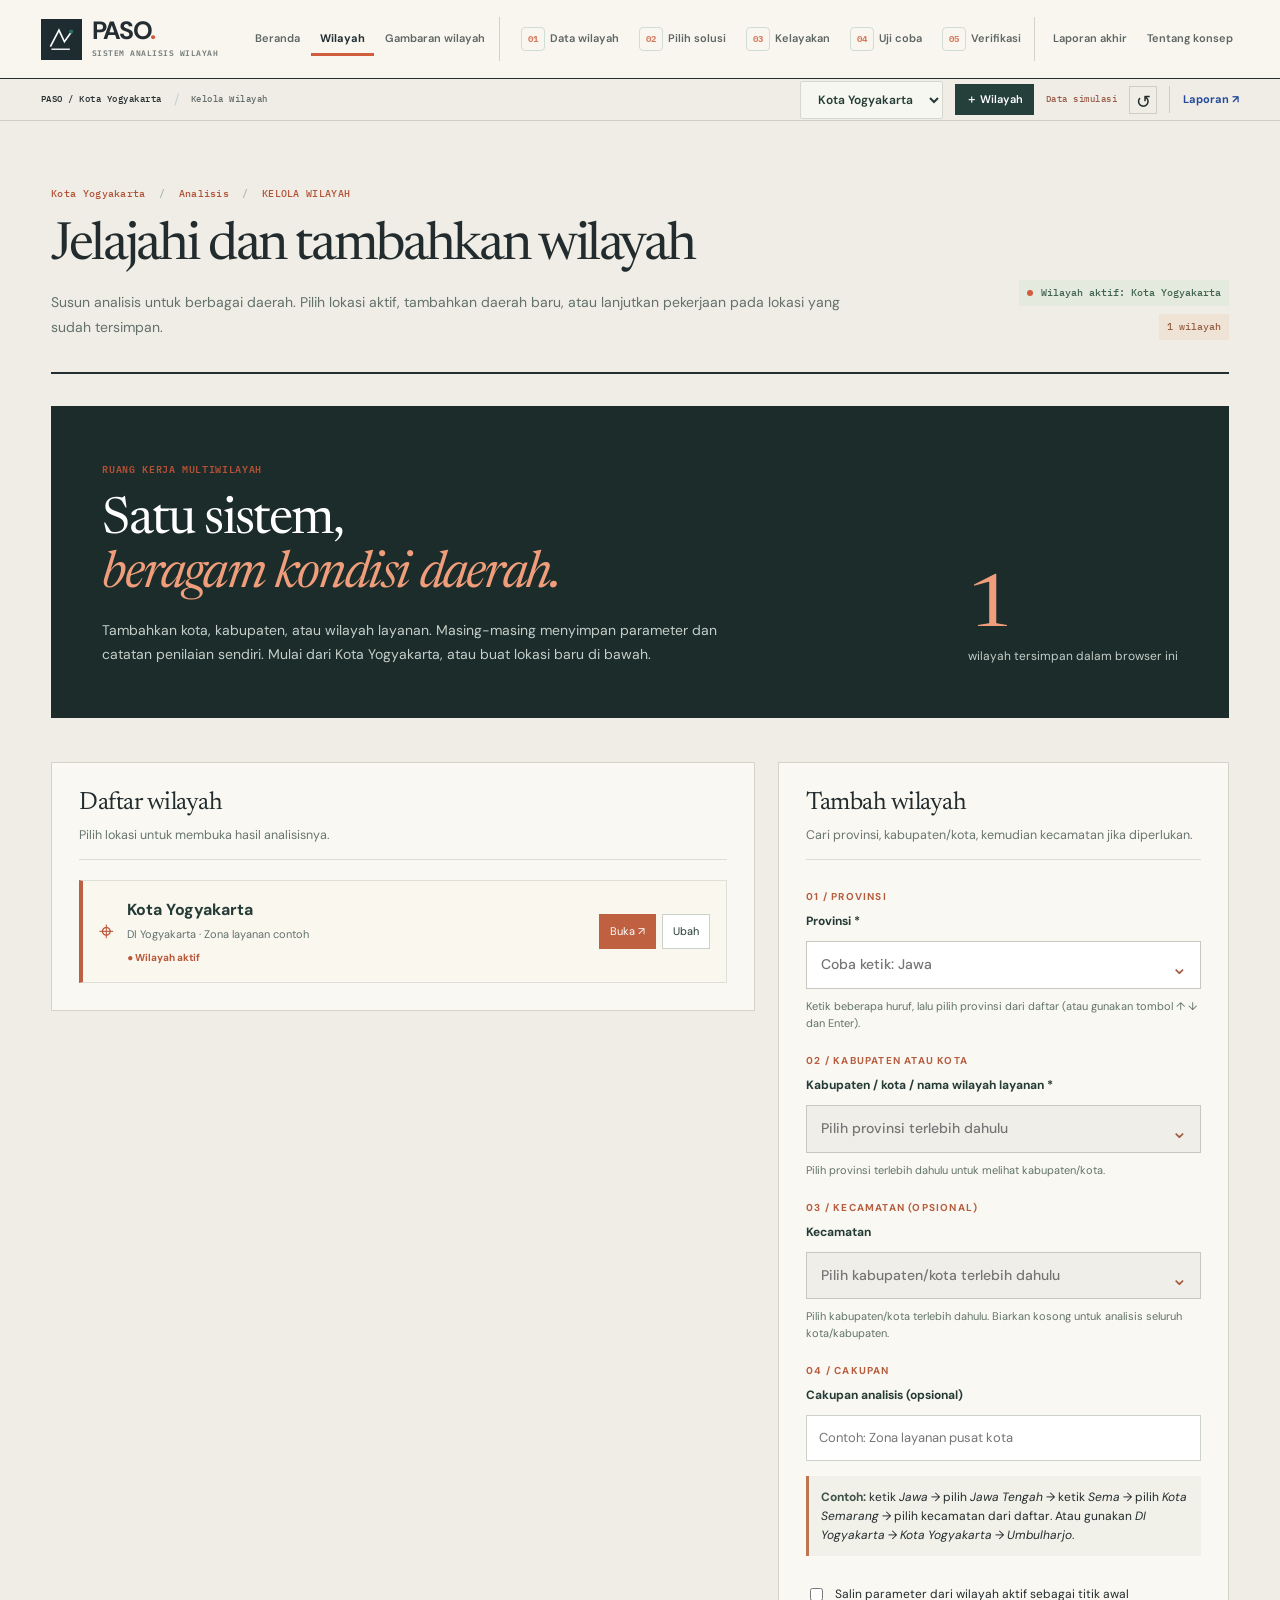
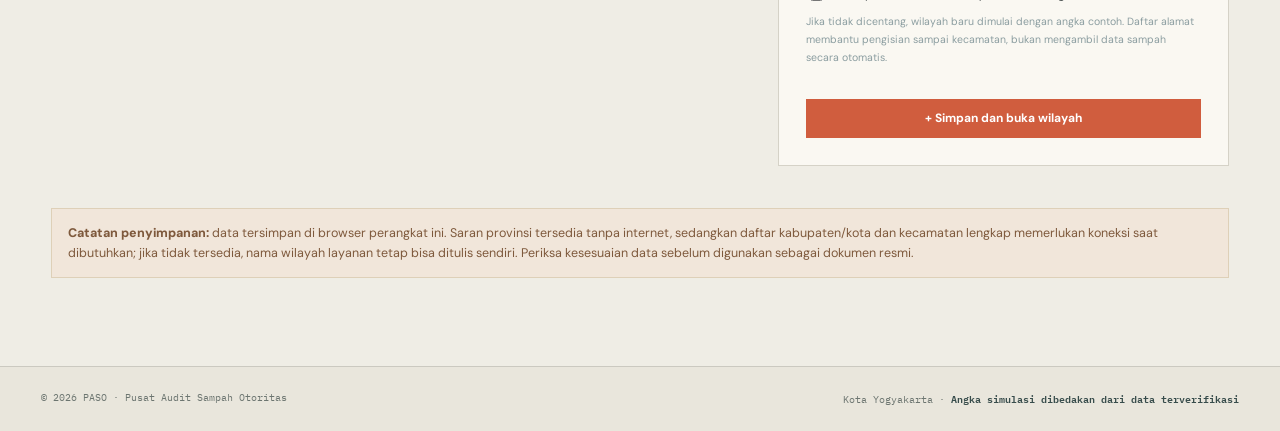
<file: wilayah.html>
<!doctype html>
<html lang="id">
<head>
  <meta charset="utf-8" />
  <meta name="viewport" content="width=device-width, initial-scale=1" />
  <meta name="theme-color" content="#171f23" />
  <meta name="description" content="Kelola dan tambah lokasi analisis PASO untuk berbagai kota dan kabupaten." />
  <title>Kelola Wilayah | PASO</title>
  <link rel="icon" type="image/svg+xml" href="assets/img/favicon.svg" />
  <link rel="stylesheet" href="assets/css/base.css" />
  <link rel="stylesheet" href="assets/css/components.css" />
  <link rel="stylesheet" href="assets/css/pages.css" />
  <link rel="stylesheet" href="assets/css/editorial.css" />
  <link rel="stylesheet" href="assets/css/atlas.css" />
  <link rel="stylesheet" href="assets/css/address.css" />
  <script src="assets/js/data.js" defer></script>
  <script src="assets/js/engine.js" defer></script>
  <script src="assets/js/ui.js" defer></script>
  <script src="assets/js/regions.js" defer></script>
  <script src="assets/js/address.js" defer></script>
  <script src="assets/js/app.js" defer></script>
</head>
<body data-page="wilayah">
  <a href="#main" class="skip-link">Lewati navigasi</a>
  <div class="app-shell">
    <aside class="sidebar" id="sidebar" aria-label="Navigasi utama">
      <a href="index.html" class="brand"><span class="brand-mark"><svg viewBox="0 0 44 44" aria-hidden="true"><path d="M7 32 L19 9 L27 26 L37 12" stroke="currentColor" stroke-width="2.4" stroke-linecap="square" stroke-linejoin="miter" fill="none"/><path d="M8 37 H35" stroke="currentColor" stroke-width="2"/><circle cx="37" cy="11" r="3" fill="#d65e3d"/></svg></span><span class="brand-text"><strong>PASO<span>.</span></strong><small>SISTEM ANALISIS WILAYAH</small></span></a>
      <div class="side-label">PENGENALAN</div><nav class="side-nav" aria-label="Pengenalan"><a href="index.html" class="side-link"><span class="nav-dot"></span><span>Beranda</span></a><a href="wilayah.html" class="side-link is-active" aria-current="page"><span class="nav-dot"></span><span>Wilayah</span></a><a href="dashboard.html" class="side-link"><span class="nav-dot"></span><span>Gambaran wilayah</span></a></nav><div class="side-label">SIMULASI BERURUTAN</div><nav class="side-nav" aria-label="Simulasi Berurutan"><a href="diagnosis.html" class="side-link"><span class="side-step-number">01</span><span>Data wilayah</span></a><a href="prioritas.html" class="side-link"><span class="side-step-number">02</span><span>Pilih solusi</span></a><a href="ekonomi.html" class="side-link"><span class="side-step-number">03</span><span>Kelayakan</span></a><a href="pilot.html" class="side-link"><span class="side-step-number">04</span><span>Uji coba</span></a><a href="verifikasi.html" class="side-link"><span class="side-step-number">05</span><span>Verifikasi</span></a></nav><div class="side-label">HASIL & REFERENSI</div><nav class="side-nav" aria-label="Hasil & Referensi"><a href="laporan.html" class="side-link"><span class="nav-dot"></span><span>Laporan akhir</span></a><a href="metodologi.html" class="side-link"><span class="nav-dot"></span><span>Tentang konsep</span></a></nav>
      <div class="sidebar-bottom"><div class="city-label"><span class="city-glyph">⌁</span><div><small>WILAYAH AKTIF</small><strong>Kota Yogyakarta</strong></div></div><p>Angka simulasi bukan data resmi.<br>Keputusan akhir tetap oleh manusia.</p></div>
    </aside>
    <div class="sidebar-shade" id="sidebarShade"></div>
    <div class="app-main">
      <header class="topbar"><button id="mobileMenu" class="mobile-menu" aria-label="Buka menu" aria-expanded="false">☰</button><div class="top-left"><span class="top-live"><span class="pulse"></span> PASO / Yogyakarta</span><span class="top-separator">/</span><span class="top-current">Kelola Wilayah</span></div><div class="top-right"><label class="region-selector-wrap"><span class="visually-hidden">Pilih wilayah aktif</span><select id="regionSelect" aria-label="Pilih wilayah aktif"><option>Kota Yogyakarta</option></select></label><a href="wilayah.html" class="region-add-link" title="Kelola dan tambah wilayah" aria-label="Kelola atau tambah wilayah">＋ Wilayah</a><span class="top-sample">Data simulasi</span><button type="button" class="round-button" id="resetGlobal" title="Kembalikan simulasi ke kondisi awal" aria-label="Atur ulang semua data simulasi">↺</button><a href="laporan.html" class="top-report">Laporan ↗</a></div></header>
      <main id="main" class="main-content "><div class="page-heading animate-in"><div class="crumb">Kota Yogyakarta <span>/</span> Analisis <span>/</span> KELOLA WILAYAH</div><h1>Jelajahi dan tambahkan wilayah</h1><p>Susun analisis untuk berbagai daerah. Pilih lokasi aktif, tambahkan daerah baru, atau lanjutkan pekerjaan pada lokasi yang sudah tersimpan.</p><div class="heading-badges"><span class="badge badge-green"><span class="pulse"></span> Wilayah aktif: Kota Yogyakarta</span><span class="badge badge-amber" id="regionCount">1 wilayah</span></div></div><section id="view" aria-live="polite" class="page-view"></section></main>
      <footer class="app-footer"><span>© 2026 PASO · Pusat Audit Sampah Otoritas</span><span>Kota Yogyakarta · <strong>Simulasi terpisah dari data resmi</strong></span></footer>
    </div>
  </div>
  <div id="toast" class="toast" role="status" aria-live="polite"></div>
</body>
</html>
</file>
<file: assets/css/base.css>
:root {
  --navy:#102837;
  --navy2:#0b1d2b;
  --green:#107e72;
  --green2:#06a58b;
  --mint:#dff5e9;
  --lime:#c9f180;
  --paper:#f4f7f6;
  --surface:#fff;
  --line:#dfe7e5;
  --text:#183345;
  --muted:#6c808a;
  --faint:#9aabb2;
  --orange:#bd7d24;
  --red:#c25347;
  --sidebar:250px;
  --shadow:0 18px 54px rgba(17,54,63,.065);
}
*,*::before,*::after {
  box-sizing:border-box
}
html {
  scroll-behavior:smooth
}
body {
  margin:0;
  background:var(--paper);
  color:var(--text);
  font-family:'Source Sans 3',Arial,sans-serif;
  font-size:14px;
  line-height:1.56;
  -webkit-font-smoothing:antialiased
}
button,input,textarea,select {
  font:inherit
}
button {
  cursor:pointer
}
a {
  text-decoration:none;
  color:inherit
}
svg {
  display:block
}
h1,h2,h3,h4,p {
  margin:0
}
h1,h2,h3,h4 {
  font-family:'Source Sans 3','Source Sans 3',sans-serif;
  line-height:1.18;
  letter-spacing:-.045em
}
small {
  font-size:12px
}
:focus-visible {
  outline:3px solid #48bfaa;
  outline-offset:3px
}
::selection {
  background:#a8f2dd;
  color:#15333d
}
.skip-link {
  position:absolute;
  top:-100px;
  left:12px;
  background:#fff;
  z-index:1000;
  padding:12px
}
.skip-link:focus {
  top:10px
}
.app-shell {
  min-height:100vh;
  display:flex
}
.sidebar {
  position:fixed;
  z-index:50;
  inset:0 auto 0 0;
  width:var(--sidebar);
  background:var(--navy2);
  color:#f3f9f6;
  display:flex;
  flex-direction:column;
  padding:30px 18px 22px;
  overflow:auto
}
.brand {
  display:flex;
  align-items:center;
  gap:10px;
  margin:0 6px 51px
}
.brand-mark {
  width:44px;
  height:44px;
  display:flex;
  align-items:center;
  justify-content:center;
  background:#1a4050;
  border-radius:14px;
  color:#7fe0c5
}
.brand-mark svg {
  width:32px;
  height:32px
}
.brand-text strong {
  font:800 26px/1 'Source Sans 3',sans-serif;
  letter-spacing:-.09em
}
.brand-text strong span {
  color:var(--lime)
}
.brand-text small {
  font-size:8.5px;
  color:#8dacae;
  letter-spacing:.16em;
  display:block;
  margin-top:4px
}
.side-label {
  font-size:10px;
  letter-spacing:.17em;
  font-weight:700;
  color:#77969c;
  padding-left:14px;
  margin-bottom:14px
}
.side-nav {
  display:flex;
  flex-direction:column;
  gap:3px
}
.side-link {
  display:flex;
  align-items:center;
  gap:11px;
  padding:12px 13px;
  border-radius:10px;
  font-weight:600;
  color:#aabdc3;
  font-size:12.8px;
  transition:background .2s,color .2s
}
.side-link:hover {
  background:#1c3d4a;
  color:#fafffb
}
.side-link.is-active {
  background:#184d51;
  color:#b8f6d9
}
.nav-dot {
  width:7px;
  height:7px;
  border:1px solid #668793;
  border-radius:50%;
  flex:none
}
.side-link.is-active .nav-dot {
  border-color:#8bdfb9;
  background:#8bdfb9;
  box-shadow:0 0 0 3px #2b665e
}
.side-arrow {
  font-size:12px;
  opacity:0;
  margin-left:auto
}
.side-link:hover .side-arrow,.side-link.is-active .side-arrow {
  opacity:1
}
.sidebar-bottom {
  margin-top:auto;
  padding:24px 5px 0
}
.city-label {
  display:flex;
  gap:11px;
  align-items:center;
  background:#183b47;
  padding:14px 12px;
  border:1px solid #285363;
  border-radius:13px
}
.city-glyph {
  font-size:25px;
  color:#8ce1c0
}
.city-label small {
  display:block;
  color:#87acb4;
  font-size:9px;
  letter-spacing:.1em
}
.city-label strong {
  display:block;
  font-size:12px
}
.sidebar-bottom>p {
  font-size:10px;
  line-height:1.9;
  color:#7999a1;
  margin:14px 5px 0
}
.app-main {
  margin-left:var(--sidebar);
  width:calc(100% - var(--sidebar));
  min-height:100vh;
  display:flex;
  flex-direction:column
}
.topbar {
  height:75px;
  padding:0 43px;
  display:flex;
  align-items:center;
  justify-content:space-between;
  background:rgba(255,255,255,.85);
  backdrop-filter:blur(16px);
  border-bottom:1px solid var(--line);
  position:sticky;
  top:0;
  z-index:30
}
.top-left,.top-right {
  display:flex;
  align-items:center;
  gap:16px
}
.top-live,.top-sample {
  font-size:10px;
  font-weight:800;
  letter-spacing:.13em;
  color:var(--green)
}
.top-live {
  display:flex;
  align-items:center;
  gap:8px
}
.top-current {
  font-weight:700;
  color:#6d838d;
  font-size:12px
}
.top-separator {
  color:#c8d2d4
}
.pulse {
  width:7px;
  height:7px;
  border-radius:50%;
  background:#40c790;
  display:inline-block;
  box-shadow:0 0 0 4px #e0f5eb
}
.top-sample {
  color:#8b9ca2;
  border:1px solid #dfe7e5;
  padding:7px 12px;
  border-radius:30px;
  font-size:9px
}
.round-button,.mobile-menu {
  border:1px solid #dce8e4;
  background:#fff;
  border-radius:50%;
  width:34px;
  height:34px;
  font-size:20px;
  color:#527078
}
.top-report {
  background:var(--navy);
  color:#fff;
  font-weight:700;
  padding:10px 15px;
  border-radius:9px;
  font-size:12px
}
.top-report:hover {
  background:#205563
}
.mobile-menu {
  display:none
}
.main-content {
  max-width:1540px;
  width:100%;
  margin:0 auto;
  flex:1;
  padding:39px 43px 64px
}
.main-content--home {
  padding-top:32px
}
.app-footer {
  border-top:1px solid var(--line);
  padding:22px 43px;
  color:#9ba9ad;
  font-size:10.5px;
  display:flex;
  justify-content:space-between;
  gap:12px
}
.app-footer strong {
  font-weight:600;
  color:#7e9197
}
.page-heading {
  margin:2px 0 29px
}
.page-heading h1 {
  max-width:910px;
  font-size:clamp(30px,3.15vw,44px);
  margin:11px 0
}
.page-heading p {
  color:var(--muted);
  font-size:14px;
  max-width:720px
}
.crumb {
  font-size:10px;
  letter-spacing:.15em;
  color:var(--green);
  font-weight:800
}
.crumb span {
  margin:0 9px;
  color:#adbdbe
}
.heading-badges {
  display:flex;
  gap:8px;
  flex-wrap:wrap;
  margin-top:19px
}
.page-view {
  display:grid;
  gap:20px
}
.animate-in {
  animation:fadeUp .55s both
}
@keyframes fadeUp {
  from {
    opacity:0;
    transform:translateY(14px)
  }
  to {
    opacity:1;
    transform:translateY(0)
  }
}
.toast {
  position:fixed;
  right:22px;
  bottom:22px;
  max-width:380px;
  z-index:100;
  background:var(--navy);
  color:white;
  padding:14px 18px;
  border-radius:13px;
  box-shadow:0 20px 50px #0e283d3d;
  opacity:0;
  pointer-events:none;
  transform:translateY(12px);
  transition:.23s
}
.toast.visible {
  opacity:1;
  transform:translateY(0)
}
.sidebar-shade {
  display:none
}
@media(max-width:1100px) {
  :root {
    --sidebar:220px
  }
  .topbar {
    padding:0 24px
  }
  .main-content {
    padding:28px 24px 55px
  }
  .app-footer {
    padding:22px 24px
  }
}
@media(max-width:850px) {
  .sidebar {
    transform:translateX(-105%);
    transition:transform .3s;
    width:260px
  }
  .sidebar.open {
    transform:translateX(0)
  }
  .sidebar-shade.open {
    display:block;
    position:fixed;
    inset:0;
    background:#0619239c;
    z-index:45
  }
  .app-main {
    margin:0;
    width:100%
  }
  .mobile-menu {
    display:block
  }
  .topbar {
    height:65px
  }
  .top-left {
    gap:8px
  }
  .top-sample,.top-separator,.top-current {
    display:none
  }
  .top-report {
    padding:9px 12px
  }
  .main-content {
    padding:23px 18px 48px
  }
  .app-footer {
    padding:20px 18px;
    flex-direction:column
  }
  .page-heading h1 {
    font-size:32px
  }
}
@media(max-width:500px) {
  .topbar {
    padding:0 14px
  }
  .top-right {
    gap:8px
  }
  .top-live {
    font-size:9px
  }
  .top-report {
    font-size:10px
  }
  .page-heading h1 {
    font-size:28px
  }
  .main-content {
    padding:22px 13px 45px
  }
}
@media(prefers-reduced-motion:reduce) {
  *,*::before,*::after {
    animation-duration:.01ms!important;
    transition-duration:.01ms!important;
    scroll-behavior:auto!important
  }
}
@media print {
  .sidebar,.topbar,.app-footer,.print-hide,.sidebar-shade {
    display:none!important
  }
  .app-main {
    margin:0;
    width:100%
  }
  .main-content {
    max-width:none;
    padding:0
  }
  .page-heading {
    margin:0 0 20px
  }
  body {
    background:#fff
  }
  .card {
    box-shadow:none!important;
    break-inside:avoid
  }
}
</file>
<file: assets/css/components.css>
.card {
  background:#fff;
  border:1px solid var(--line);
  border-radius:18px;
  box-shadow:var(--shadow);
  padding:25px;
  min-width:0
}
.card.padless {
  padding:0;
  overflow:hidden
}
.card.dark {
  background:var(--navy);
  border-color:var(--navy);
  color:#fff
}
.panel-heading {
  display:flex;
  justify-content:space-between;
  gap:15px;
  align-items:start;
  margin-bottom:22px
}
.panel-heading h2 {
  font-size:19px;
  letter-spacing:-.035em
}
.panel-heading p {
  font-size:12px;
  color:var(--muted);
  margin-top:7px;
  max-width:630px
}
.card-label,.eyebrow {
  font-weight:800;
  font-size:10px;
  color:var(--green);
  letter-spacing:.13em;
  text-transform:uppercase
}
.card-label.muted {
  color:#869b9e
}
.section-title {
  font-size:23px;
  margin-bottom:9px
}
.section-description {
  max-width:650px;
  color:var(--muted);
  margin-bottom:23px
}
.grid {
  display:grid;
  gap:19px
}
.grid-2 {
  grid-template-columns:repeat(2,minmax(0,1fr))
}
.grid-3 {
  grid-template-columns:repeat(3,minmax(0,1fr))
}
.grid-4 {
  grid-template-columns:repeat(4,minmax(0,1fr))
}
.grid-31 {
  grid-template-columns:minmax(0,1.75fr) minmax(290px,1fr)
}
.grid-13 {
  grid-template-columns:minmax(290px,1fr) minmax(0,1.75fr)
}
.metric {
  display:flex;
  flex-direction:column;
  gap:8px;
  min-height:136px
}
.metric .metric-name {
  font-weight:600;
  color:#6c838a;
  font-size:12px
}
.metric strong {
  font:800 clamp(24px,2.3vw,34px)/1.2 "Source Sans 3",sans-serif;
  letter-spacing:-.06em;
  color:var(--navy)
}
.metric .metric-foot {
  font-size:10px;
  color:#8ca0a6
}
.metric .metric-icon {
  color:var(--green);
  font-size:16px;
  align-self:flex-end
}
.metric .unit {
  font-size:12px;
  color:#80959b;
  font-weight:600;
  margin-left:3px
}
.badge {
  display:inline-flex;
  align-items:center;
  gap:8px;
  white-space:normal;
  border-radius:99px;
  padding:7px 11px;
  font-size:10px;
  font-weight:800;
  letter-spacing:.05em
}
.badge-green {
  background:#e3f4eb;
  color:#127969
}
.badge-amber {
  background:#fff2d9;
  color:#98701b
}
.badge-blue {
  background:#e8f1fa;
  color:#386da5
}
.badge-red {
  background:#fff0ed;
  color:#ba554b
}
.badge-grey {
  background:#eff3f3;
  color:#687d81
}
.badge.dark {
  background:#ffffff19;
  color:#d7f1e4
}
.btn {
  display:inline-flex;
  gap:9px;
  justify-content:center;
  align-items:center;
  border:0;
  border-radius:11px;
  padding:12px 19px;
  font-weight:800;
  font-size:12px;
  transition:.2s;
  line-height:1.25
}
.btn-primary {
  background:var(--green);
  color:#fff
}
.btn-primary:hover {
  background:#075e59;
  transform:translateY(-1px)
}
.btn-dark {
  background:var(--navy);
  color:#fff
}
.btn-dark:hover {
  background:#20505b
}
.btn-light {
  background:#e7f6ef;
  color:#076a5c
}
.btn-light:hover {
  background:#d1ebdf
}
.btn-outline {
  background:#fff;
  color:var(--navy);
  border:1px solid #d5e2df
}
.btn-outline:hover {
  background:#f3f7f5
}
.btn-danger {
  background:#fff1ed;
  color:#b33f35
}
.btn-small {
  padding:8px 12px;
  font-size:11px;
  border-radius:8px
}
.btn:disabled {
  opacity:.5;
  cursor:not-allowed;
  transform:none!important
}
.link-arrow {
  display:inline-flex;
  gap:7px;
  align-items:center;
  color:var(--green);
  font-weight:800;
  font-size:12px
}
.link-arrow:hover {
  text-decoration:underline
}
.form-grid {
  display:grid;
  grid-template-columns:1fr 1fr;
  gap:15px 22px
}
.form-row {
  display:flex;
  flex-direction:column;
  gap:7px
}
.form-row.wide {
  grid-column:1/-1
}
.form-row label,.form-label {
  font-size:12px;
  font-weight:800;
  color:#27434b
}
.helper {
  font-size:11px;
  color:#81949a;
  line-height:1.5
}
.value-input,input[type=number],input[type=text],input[type=range],select,textarea {
  min-width:0
}
.value-input,input[type=number],input[type=text],select,textarea {
  width:100%;
  border:1px solid #dbe5e3;
  background:#fafcfb;
  border-radius:9px;
  padding:10px 12px;
  color:var(--text);
  outline:none
}
input:focus,select:focus,textarea:focus {
  border-color:#18ad94;
  box-shadow:0 0 0 3px #20a99019
}
textarea {
  min-height:82px;
  resize:vertical
}
.range-row {
  display:flex;
  gap:12px;
  align-items:center
}
.range-row input[type=range] {
  flex:1
}
.range-row input[type=number] {
  width:88px;
  text-align:right
}
input[type=range] {
  accent-color:var(--green)
}
.switch-row {
  display:flex;
  align-items:center;
  justify-content:space-between;
  gap:12px;
  background:#f6f9f8;
  border:1px solid #e4ece9;
  border-radius:12px;
  padding:13px 14px
}
.switch-row span {
  font-size:12px;
  font-weight:700;
  color:#2d4d55
}
.switch-row small {
  display:block;
  color:#89999f;
  font-weight:400;
  max-width:420px
}
.switch-row input[type=checkbox] {
  width:20px;
  height:20px;
  accent-color:var(--green);
  flex:none
}
.inline-controls {
  display:flex;
  gap:10px;
  flex-wrap:wrap;
  align-items:center
}
.progress-track {
  height:10px;
  border-radius:22px;
  background:#e9f0ee;
  overflow:hidden
}
.progress-fill {
  height:100%;
  background:linear-gradient(90deg,#0f897d,#64cfae);
  transition:width .35s;
  border-radius:20px
}
.legend {
  display:flex;
  gap:12px;
  flex-wrap:wrap
}
.legend-item {
  display:inline-flex;
  align-items:center;
  gap:6px;
  font-size:11px;
  color:#647b81
}
.legend-dot {
  width:9px;
  height:9px;
  border-radius:4px;
  display:inline-block
}
.note {
  padding:14px 16px;
  border:1px solid #d9e9e3;
  background:#eff7f2;
  border-radius:11px;
  font-size:12px;
  color:#376f64
}
.note.warning {
  background:#fff7e9;
  border-color:#f4e4c6;
  color:#8d682e
}
.note.danger {
  background:#fff3f1;
  border-color:#f1d1cc;
  color:#995047
}
.note.blue {
  background:#eff6fc;
  border-color:#d9e8f6;
  color:#37678c
}
.note strong {
  font-weight:800
}
.info-list {
  display:grid;
  gap:10px
}
.info-row {
  display:flex;
  align-items:baseline;
  justify-content:space-between;
  gap:12px;
  border-bottom:1px dashed #e3ebe8;
  padding:9px 0;
  font-size:12px
}
.info-row:last-child {
  border-bottom:0
}
.info-row span {
  color:#7c9196
}
.info-row strong {
  font-weight:800;
  color:#23444f;
  text-align:right
}
.donut {
  width:190px;
  height:190px;
  aspect-ratio:1;
  border-radius:50%;
  position:relative;
  flex:none;
  background:conic-gradient(#10a48a 0 52%,#3d7bb2 52% 72%,#ddaa53 72% 84%,#cbd8d4 84% 100%);
  display:grid;
  place-items:center
}
.donut:before {
  content:"";
  position:absolute;
  width:72%;
  height:72%;
  border-radius:50%;
  background:white
}
.donut-center {
  position:relative;
  z-index:1;
  text-align:center
}
.donut-center strong {
  font:800 29px "Source Sans 3",sans-serif;
  letter-spacing:-.05em;
  display:block
}
.donut-center small {
  color:#85999e
}
.chart-bars {
  display:grid;
  gap:13px
}
.chart-row {
  display:grid;
  grid-template-columns:125px minmax(0,1fr) 47px;
  gap:12px;
  align-items:center;
  font-size:11px
}
.chart-row label {
  color:#526e78;
  font-weight:700
}
.chart-row .value {
  text-align:right;
  font-weight:800;
  font-variant-numeric:tabular-nums
}
.chart-track {
  height:9px;
  background:#e8f0ed;
  border-radius:9px;
  overflow:hidden
}
.chart-track i {
  height:100%;
  display:block;
  border-radius:9px;
  transition:width .25s;
  background:var(--green)
}
.table-scroll {
  overflow:auto;
  max-width:100%
}
.data-table {
  width:100%;
  border-collapse:collapse;
  font-size:12px;
  min-width:540px
}
.data-table th {
  font-size:10px;
  color:#84979b;
  text-align:left;
  text-transform:uppercase;
  letter-spacing:.07em;
  background:#f4f8f6
}
.data-table th,.data-table td {
  padding:13px 14px;
  border-bottom:1px solid #e9eeeb;
  vertical-align:top
}
.data-table tr:last-child td {
  border:0
}
.data-table td strong {
  font-weight:800;
  color:#25434e
}
.stepper {
  display:flex;
  gap:5px;
  align-items:center;
  overflow:auto;
  padding:3px 0 7px
}
.stepper a {
  padding:12px 17px;
  background:#fff;
  border:1px solid #deebe4;
  border-radius:10px;
  min-width:130px;
  font-size:11px;
  font-weight:800;
  color:#7c9198;
  white-space:nowrap
}
.stepper a.current {
  background:#134c51;
  color:#fff
}
.stepper .step-arrow {
  font-size:18px;
  color:#9db3b2
}
.result-hero {
  border-radius:16px;
  background:linear-gradient(130deg,#103c45,#0e8274);
  color:#fff;
  padding:28px 29px;
  position:relative;
  overflow:hidden
}
.result-hero:after {
  content:"";
  position:absolute;
  right:-60px;
  top:-65px;
  width:260px;
  height:260px;
  border:1px solid #ffffff2e;
  border-radius:50%;
  box-shadow:0 0 0 45px #ffffff0b,0 0 0 88px #ffffff06;
  pointer-events:none
}
.result-hero h2 {
  font-size:25px;
  margin-top:8px;
  max-width:560px
}
.result-hero p {
  font-size:12px;
  color:#c3e4dc;
  max-width:560px;
  margin-top:11px;
  line-height:1.8
}
.result-hero .badge {
  background:#ffffff1e;
  color:#e0f6e8
}
.ranking-card {
  display:grid;
  grid-template-columns:45px minmax(0,1fr) 82px;
  gap:15px;
  align-items:center;
  border:1px solid var(--line);
  background:#fff;
  border-radius:14px;
  padding:17px;
  margin-bottom:10px
}
.ranking-card.selected {
  border:2px solid #45c3a1;
  background:#f5fcf8
}
.ranking-card.ineligible {
  opacity:.7
}
.ranking-number {
  font:800 26px "Source Sans 3",sans-serif;
  color:#98aaa9
}
.ranking-info h3 {
  font-size:14px;
  letter-spacing:-.02em;
  margin-bottom:5px
}
.ranking-info p {
  font-size:11px;
  color:#7d9194
}
.ranking-score {
  text-align:center
}
.ranking-score strong {
  font:800 24px "Source Sans 3",sans-serif;
  display:block;
  line-height:1
}
.ranking-score small {
  font-size:10px;
  color:#92a1a3
}
.ranking-card-bottom {
  grid-column:2/-1;
  display:flex;
  align-items:center;
  gap:10px;
  flex-wrap:wrap;
  margin-top:-2px
}
.segmented {
  display:flex;
  border:1px solid #dfe9e5;
  border-radius:10px;
  padding:4px;
  background:#f6f9f7;
  gap:3px
}
.segmented button {
  border:0;
  background:transparent;
  padding:9px 13px;
  border-radius:7px;
  font-size:11px;
  font-weight:800;
  color:#758b8f
}
.segmented button.active {
  background:#fff;
  color:var(--green);
  box-shadow:0 3px 11px #193e4811
}
.flow-stack {
  display:grid;
  grid-template-columns:repeat(3,1fr);
  align-items:stretch;
  gap:10px
}
.flow-node {
  position:relative;
  border:1px solid #dfece8;
  background:#f6fbf8;
  padding:18px 13px;
  border-radius:12px;
  text-align:center
}
.flow-node strong {
  font:800 24px "Source Sans 3",sans-serif;
  display:block
}
.flow-node small {
  font-size:10px;
  color:#83959b
}
.flow-node:after {
  content:'→';
  position:absolute;
  right:-15px;
  top:40%;
  z-index:2;
  font-size:18px;
  color:#17a78b
}
.flow-node:last-child:after {
  display:none
}
.check-list {
  list-style:none;
  padding:0;
  margin:0;
  display:grid;
  gap:10px
}
.check-list li {
  display:flex;
  gap:10px;
  align-items:start;
  font-size:12px;
  color:#617b82
}
.check-list li:before {
  content:'✓';
  color:var(--green);
  background:#e0f5e7;
  border-radius:50%;
  flex:none;
  width:18px;
  height:18px;
  text-align:center;
  font-size:11px;
  font-weight:800
}
.check-list li.fail:before {
  content:'!';
  background:#fff2e4;
  color:#b9812b
}
.action-row {
  display:flex;
  justify-content:space-between;
  align-items:center;
  gap:12px;
  flex-wrap:wrap;
  margin-top:10px
}
.smallprint {
  font-size:10.5px;
  color:#8b9da0;
  line-height:1.7
}
.emphasis {
  color:var(--green);
  font-weight:800
}
.divider {
  border:0;
  border-top:1px solid #e7efec;
  margin:22px 0
}
.tabular {
  font-variant-numeric:tabular-nums
}
@media(max-width:1150px) {
  .grid-4 {
    grid-template-columns:repeat(2,minmax(0,1fr))
  }
  .grid-31,.grid-13 {
    grid-template-columns:minmax(0,1fr)
  }
  .grid-3 {
    grid-template-columns:repeat(2,minmax(0,1fr))
  }
}
@media(max-width:640px) {
  .grid-2,.grid-3,.grid-4,.grid-31,.grid-13 {
    grid-template-columns:1fr
  }
  .card {
    padding:19px
  }
  .form-grid {
    grid-template-columns:1fr
  }
  .donut {
    width:155px;
    height:155px
  }
  .chart-row {
    grid-template-columns:94px 1fr 35px;
    gap:8px
  }
  .metric {
    min-height:110px
  }
  .stepper a {
    min-width:116px;
    padding:9px 11px
  }
  .flow-stack {
    grid-template-columns:1fr
  }
  .flow-node:after {
    content:'↓';
    right:50%;
    top:auto;
    bottom:-17px
  }
  .ranking-card {
    grid-template-columns:28px 1fr 62px;
    gap:8px;
    padding:12px
  }
  .ranking-score strong {
    font-size:20px
  }
}
</file>
<file: assets/css/pages.css>
/* Custom layouts and illustrations for the nine distinct pages. */ .hero {
  position:relative;
  overflow:hidden;
  min-height:475px;
  border-radius:24px;
  background:radial-gradient(circle at 82% 28%,#1d776b 0,#123f4a 26%,#0d2533 57%);
  color:#fff;
  padding:62px 56px;
  display:grid;
  grid-template-columns:1.04fr .96fr;
  gap:20px;
  align-items:center
}
.hero:after {
  content:'';
  position:absolute;
  inset:0;
  pointer-events:none;
  background:linear-gradient(90deg,#0c2632eb 0%,transparent 76%)
}
.hero-inner {
  position:relative;
  z-index:2
}
.hero-tag {
  display:inline-flex;
  align-items:center;
  gap:9px;
  padding:8px 13px;
  border:1px solid #5b908b;
  border-radius:30px;
  font-size:10px;
  letter-spacing:.13em;
  font-weight:800;
  color:#b3f4d6;
  margin-bottom:24px
}
.hero h1 {
  font-size:clamp(38px,4.6vw,72px);
  letter-spacing:-.066em;
  line-height:1.08;
  max-width:740px
}
.hero h1 em {
  color:var(--lime);
  font-style:normal
}
.hero p {
  color:#b8cfd1;
  max-width:535px;
  font-size:14px;
  margin:24px 0 27px;
  line-height:1.85
}
.hero .btn {
  padding:14px 21px
}
.hero-buttons {
  display:flex;
  flex-wrap:wrap;
  gap:10px
}
.hero-ghost {
  background:#ffffff18;
  color:#fff;
  border:1px solid #ffffff4d
}
.hero-art {
  position:relative;
  z-index:1;
  height:360px;
  min-width:0
}
.hero-graphic {
  position:absolute;
  width:480px;
  height:480px;
  right:-24px;
  top:-67px;
  border:1px solid #ffffff22;
  border-radius:50%;
  box-shadow:0 0 0 32px #ffffff06,0 0 0 74px #ffffff07,0 0 0 132px #ffffff04
}
.orbit-center {
  position:absolute;
  inset:135px;
  border-radius:50%;
  border:1px solid #78c9ad9c;
  background:radial-gradient(circle,#246e63,#113c46);
  display:grid;
  place-items:center;
  box-shadow:0 10px 60px #03171a9a
}
.orbit-center strong {
  font:800 63px "Source Sans 3",sans-serif;
  letter-spacing:-.12em;
  color:#d7f9e3
}
.orbit-center small {
  position:absolute;
  bottom:48px;
  font-size:9px;
  color:#b5dbc8;
  letter-spacing:.16em
}
.orbit-pin {
  position:absolute;
  border:1px solid #83c8ad6b;
  background:#123d44dc;
  border-radius:12px;
  display:flex;
  align-items:center;
  gap:9px;
  padding:12px 15px;
  color:white;
  box-shadow:0 12px 36px #0318216e
}
.orbit-pin b {
  display:block;
  font-size:12px
}
.orbit-pin small {
  font-size:9px;
  color:#9fcebd
}
.orbit-pin span:first-child {
  font-size:19px;
  color:var(--lime)
}
.pin-one {
  top:64px;
  left:29px
}
.pin-two {
  top:122px;
  right:-46px
}
.pin-three {
  bottom:85px;
  left:-6px
}
.home-section {
  margin-top:35px
}
.split-heading {
  display:flex;
  align-items:end;
  justify-content:space-between;
  gap:20px;
  margin-bottom:19px
}
.split-heading h2 {
  font-size:27px;
  margin-top:7px
}
.split-heading p {
  font-size:12px;
  color:#7c9197;
  max-width:420px
}
.home-stats {
  margin-top:19px
}
.stat-dark {
  background:#e5f3eb;
  border-color:#d5ebe0
}
.stat-dark strong {
  color:#136f62
}
.home-steps {
  display:grid;
  grid-template-columns:repeat(5,1fr);
  gap:12px
}
.step-card {
  position:relative;
  background:#fff;
  border:1px solid #e0e9e6;
  border-radius:14px;
  padding:22px 18px;
  min-height:194px;
  transition:transform .22s,border-color .22s
}
.step-card:hover {
  transform:translateY(-4px);
  border-color:#9ed9c3
}
.step-card .step-count {
  font:800 12px "Source Sans 3";
  color:#168d78;
  letter-spacing:.04em
}
.step-card .step-icon {
  width:44px;
  height:44px;
  background:#e5f7ed;
  border-radius:12px;
  display:grid;
  place-items:center;
  margin:15px 0
}
.step-card h3 {
  font-size:14px;
  margin-bottom:9px
}
.step-card p {
  color:#7a8e92;
  font-size:11px
}
.step-card a {
  position:absolute;
  inset:0
}
.home-cta {
  margin-top:25px;
  background:#e2f4eb;
  border:1px solid #c9e9dc;
  display:flex;
  align-items:center;
  justify-content:space-between;
  gap:20px;
  border-radius:17px;
  padding:22px 27px
}
.home-cta h3 {
  font-size:17px
}
.home-cta p {
  color:#66847e;
  font-size:11px;
  margin-top:6px
}
.composition-layout {
  display:flex;
  gap:23px;
  align-items:center
}
.composition-legend {
  flex:1;
  min-width:0
}
.composition-legend>div {
  display:flex;
  justify-content:space-between;
  gap:12px;
  font-size:12px;
  border-bottom:1px solid #eef2f0;
  padding:11px 0
}
.composition-legend>div:last-child {
  border:0
}
.composition-legend .legend-dot {
  margin-right:8px;
  display:inline-block
}
.composition-legend strong {
  font-weight:800
}
.timeline {
  display:grid;
  gap:0
}
.timeline-item {
  display:flex;
  gap:14px;
  position:relative;
  padding-bottom:22px
}
.timeline-item:before {
  content:'';
  position:absolute;
  top:23px;
  bottom:-2px;
  left:12px;
  width:1px;
  background:#cce7d7
}
.timeline-item:last-child:before {
  display:none
}
.timeline-num {
  width:25px;
  height:25px;
  border-radius:50%;
  display:grid;
  place-items:center;
  flex:none;
  font-size:10px;
  font-weight:800;
  color:#0b816d;
  background:#d9f2e6;
  z-index:1
}
.timeline-item h4 {
  font-size:12px;
  margin:3px 0 4px
}
.timeline-item p {
  font-size:11px;
  color:#82969a
}
.score-panel {
  background:var(--navy);
  border-radius:16px;
  color:#fff;
  padding:25px
}
.score-panel h3 {
  font-size:20px
}
.score-panel p {
  color:#aac4c3;
  font-size:12px;
  margin:9px 0 20px
}
.score-breakdown {
  display:grid;
  gap:15px
}
.score-breakdown .chart-row {
  grid-template-columns:100px 1fr 35px
}
.score-breakdown .chart-row label {
  color:#c4ded8
}
.score-breakdown .chart-track {
  background:#ffffff21
}
.option-detail .detail-top {
  display:flex;
  gap:13px;
  align-items:center
}
.option-detail .detail-symbol {
  font-size:25px;
  background:#e5f5eb;
  border-radius:13px;
  padding:13px
}
.option-detail .detail-top h2 {
  font-size:19px
}
.option-detail .detail-top p {
  color:var(--muted);
  font-size:11px;
  margin-top:6px
}
.weight-note {
  color:#8499a0;
  font-size:10px;
  margin-top:10px
}
.weight-total {
  font-weight:800;
  color:var(--green)
}
.market-figure {
  height:145px;
  display:flex;
  justify-content:center;
  align-items:end;
  gap:20px;
  border-bottom:1px solid #d9e7df;
  padding:15px 15px 0
}
.market-bar {
  min-width:74px;
  max-width:110px;
  width:30%;
  border-radius:9px 9px 0 0;
  display:flex;
  align-items:flex-start;
  justify-content:center;
  padding-top:8px;
  font-weight:800;
  font-size:12px;
  color:#fff;
  transition:height .25s
}
.market-labels {
  display:flex;
  gap:20px;
  justify-content:center;
  font-size:10px;
  color:#81979a;
  padding-top:10px
}
.market-labels span {
  width:30%;
  max-width:110px;
  text-align:center
}
.actor-grid {
  display:grid;
  grid-template-columns:repeat(2,1fr);
  gap:12px
}
.actor {
  background:#f6faf8;
  padding:13px;
  border-radius:11px;
  border:1px solid #e1eee8
}
.actor strong {
  display:block;
  font-size:12px
}
.actor p {
  font-size:11px;
  color:#799099;
  margin-top:5px
}
.verify-status {
  display:flex;
  align-items:flex-start;
  justify-content:space-between;
  gap:15px
}
.verify-status h3 {
  font-size:18px;
  margin:6px 0
}
.verify-status p {
  font-size:12px;
  color:#6e8990
}
.verify-icon {
  font-size:24px;
  padding:9px;
  border-radius:12px;
  background:#e6f5ee
}
.verify-number {
  font-size:10px;
  font-weight:800;
  color:#118875;
  letter-spacing:.12em
}
.verif-metric {
  display:flex;
  gap:16px;
  align-items:baseline;
  margin-top:17px
}
.verif-metric strong {
  font:800 33px "Source Sans 3",sans-serif;
  letter-spacing:-.055em
}
.verif-metric span {
  font-size:11px;
  color:#7e9699
}
.final-decision {
  padding:25px;
  background:#113a43;
  border:1px solid #225763;
  border-radius:17px;
  color:#fff;
  display:flex;
  align-items:center;
  justify-content:space-between;
  gap:20px
}
.final-decision h2 {
  font-size:23px;
  margin:10px 0
}
.final-decision p {
  color:#a9d1ca;
  max-width:660px;
  font-size:12px
}
.final-decision .btn {
  white-space:nowrap
}
.report-cover {
  display:flex;
  justify-content:space-between;
  gap:20px;
  align-items:center
}
.report-cover h2 {
  font-size:22px;
  margin-top:6px
}
.report-cover p {
  font-size:12px;
  color:#779099;
  margin-top:7px
}
.report-stats {
  display:grid;
  grid-template-columns:repeat(4,1fr);
  gap:10px
}
.report-stat {
  padding:14px;
  background:#f6f9f8;
  border-radius:10px
}
.report-stat span {
  font-size:10px;
  color:#89989b;
  display:block
}
.report-stat strong {
  font-size:19px;
  letter-spacing:-.05em
}
.report-legend {
  font-size:11px;
  color:#85989b
}
.reference-list {
  margin:0;
  padding:0;
  list-style:none;
  display:grid;
  gap:9px
}
.reference-list li {
  font-size:12px;
  padding:11px 12px;
  background:#f5f9f7;
  border-radius:8px;
  display:flex;
  gap:8px;
  align-items:center;
  word-break:break-word
}
.reference-list a {
  color:#08796d;
  text-decoration:underline;
  text-underline-offset:2px
}
.method-pillar {
  border-left:3px solid #45c29a;
  padding-left:18px
}
.method-pillar h3 {
  font-size:15px;
  margin-bottom:9px
}
.method-pillar p {
  color:#768f95;
  font-size:12px
}
.team-row {
  display:flex;
  gap:10px;
  flex-wrap:wrap
}
.team-tag {
  background:#f3f8f5;
  border:1px solid #e0eae6;
  padding:12px 15px;
  border-radius:12px;
  font-size:12px;
  font-weight:800
}
@media(max-width:1260px) {
  .home-steps {
    grid-template-columns:repeat(3,1fr)
  }
  .hero {
    padding:45px 35px
  }
  .hero-graphic {
    right:-110px
  }
}
@media(max-width:1000px) {
  .hero {
    grid-template-columns:1fr;
    min-height:465px
  }
  .hero-inner {
    z-index:2
  }
  .hero-art {
    position:absolute;
    right:0;
    top:50px;
    opacity:.25
  }
  .hero:after {
    background:linear-gradient(90deg,#0b2333dd,transparent)
  }
  .home-steps {
    grid-template-columns:repeat(2,1fr)
  }
  .report-stats {
    grid-template-columns:repeat(2,1fr)
  }
}
@media(max-width:650px) {
  .hero {
    min-height:520px;
    padding:35px 24px
  }
  .hero h1 {
    font-size:39px
  }
  .hero p {
    font-size:12px
  }
  .hero-art {
    right:-155px;
    top:160px
  }
  .hero-buttons {
    align-items:stretch
  }
  .hero-buttons .btn {
    flex:1
  }
  .home-steps {
    grid-template-columns:1fr
  }
  .step-card {
    min-height:auto;
    padding:16px
  }
  .step-card .step-icon {
    margin:8px 0
  }
  .split-heading {
    align-items:start;
    flex-direction:column
  }
  .split-heading h2 {
    font-size:23px
  }
  .home-cta,.final-decision {
    flex-direction:column;
    align-items:flex-start
  }
  .composition-layout {
    flex-direction:column;
    align-items:stretch
  }
  .composition-layout .donut {
    margin:auto
  }
  .actor-grid {
    grid-template-columns:1fr
  }
  .report-cover {
    flex-direction:column;
    align-items:start
  }
  .report-stats {
    grid-template-columns:1fr 1fr
  }
  .market-bar {
    min-width:48px
  }
}
@media print {
  .report-cover .btn,.action-row {
    display:none!important
  }
  .report-stat,.card,.final-decision {
    break-inside:avoid
  }
  .page-view {
    gap:10px
  }
  .main-content {
    padding:0
  }
  .print-note {
    display:block!important
  }
}
/* Live map: optional third-party basemap, nonessential to local computations. */ .map-stage {
  position:relative;
  overflow:hidden;
  min-height:335px;
  border-radius:14px;
  background:repeating-linear-gradient(45deg,#dcece6,#dcece6 2px,#e6f1eb 2px,#e6f1eb 24px)
}
.map-stage iframe {
  position:relative;
  z-index:1;
  width:100%;
  height:350px;
  border:0;
  display:block;
  background:transparent
}
.map-fallback {
  position:absolute;
  inset:0;
  display:flex;
  flex-direction:column;
  align-items:center;
  justify-content:center;
  text-align:center;
  padding:25px
}
.map-fallback-symbol {
  font-size:58px;
  color:#2d9482
}
.map-fallback h3 {
  font-size:20px
}
.map-fallback p {
  font-size:11px;
  color:#63827d;
  max-width:340px;
  margin-top:7px
}
</file>
<file: assets/css/editorial.css>
/* PASO – editorial visual system
   Intentionally calmer than a typical SaaS template: readable typography,
   restrained accent colors, visible wayfinding, and purposeful spacing. */
@import url('https://fonts.googleapis.com/css2?family=Source+Sans+3:wght@400;500;600;650;700&family=Source+Serif+4:opsz,wght@8..60,400;8..60,500;8..60,600&display=swap');
:root{
 --navy:#20362f;
 --navy2:#234037;
 --green:#27715f;
 --green2:#3c8971;
 --mint:#e6f0e8;
 --lime:#cde7c6;
 --paper:#f7f7f2;
 --surface:#fffefa;
 --line:#dfE5dd;
 --text:#263b34;
 --muted:#65766c;
 --faint:#93a39b;
 --shadow:0 5px 25px rgba(44,65,55,.035);
 --sidebar:260px;
}
body{font-family:'Source Sans 3','Segoe UI',Arial,sans-serif;font-size:15px;line-height:1.55;background:var(--paper);color:var(--text);-webkit-font-smoothing:antialiased}
h1,h2,h3,h4{font-family:'Source Sans 3','Segoe UI',Arial,sans-serif;letter-spacing:-.016em;font-weight:650;line-height:1.25}
h1{font-weight:600}
a{transition:color .15s,background .15s}
.card{border-radius:11px;box-shadow:var(--shadow);padding:26px;background:var(--surface)}
.btn{border-radius:6px;font-size:13.5px;font-weight:650;padding:12px 17px;letter-spacing:0;box-shadow:none}
.btn-primary:hover,.btn-dark:hover{transform:none;filter:brightness(1.08)}
.link-arrow{font-weight:650;font-size:13px;color:var(--green)}
.badge{border-radius:5px;font-size:11px;letter-spacing:0;font-weight:600;padding:5px 9px}
.eyebrow,.card-label{font-size:11px;letter-spacing:.04em;font-weight:650}
.panel-heading{margin-bottom:17px}
.panel-heading h2{font-size:19px;letter-spacing:-.01em;font-weight:650}
.panel-heading p{font-size:13.5px;line-height:1.55}
.metric{min-height:126px;gap:5px}
.metric .metric-name{font-size:13px;font-weight:600}
.metric strong{font-family:'Source Sans 3','Segoe UI',sans-serif;font-size:clamp(25px,2.3vw,32px);font-weight:650;letter-spacing:-.025em}
.metric .metric-foot{font-size:11.5px}
.note{border-radius:7px}
/* Side navigation is a table of contents, not a glowing control panel. */
.sidebar{background:#f1f4ee;color:var(--text);padding:24px 16px 20px;border-right:1px solid #dfe6dc}
.brand{margin:0 10px 32px;gap:12px}
.brand-mark{width:38px;height:38px;border-radius:7px;background:#dae8df;color:#286d5a}
.brand-mark svg{width:28px;height:28px}
.brand-mark svg circle{fill:#27715f}
.brand-text strong{font:700 25px/1 'Source Sans 3','Segoe UI',Arial,sans-serif;letter-spacing:-.045em;color:#203c33}
.brand-text strong span{color:#4a9177}
.brand-text small{font-size:9px;font-weight:600;color:#72897d;letter-spacing:.025em;margin-top:5px}
.side-label{color:#698176;font-size:10.5px;letter-spacing:.07em;font-weight:650;margin:23px 10px 7px;padding:0}
.side-label:first-of-type{margin-top:0}
.side-nav{gap:1px}
.side-link{color:#526a5d;font-size:13.5px;font-weight:500;padding:10px 11px;border-radius:6px;gap:11px;line-height:1.2}
.side-link:hover{background:#e5ede4;color:#1d4e3d}
.side-link.is-active{background:#dcebe1;color:#1b604b;font-weight:700}
.side-step-number{flex:none;display:grid;place-items:center;width:24px;height:24px;border:1px solid #c7d8cd;border-radius:4px;font-size:11px;font-weight:650;color:#547766}
.side-link.is-active .side-step-number{background:#286d55;border-color:#286d55;color:#fff}
.nav-dot{background:#b6c9ba;border:0;width:5px;height:5px;margin:0 9px}
.side-link.is-active .nav-dot{background:#27715f;box-shadow:none}
.sidebar-bottom{padding:12px 2px 0}
.city-label{background:#fffefa;border:1px solid #d8e1d7;border-radius:7px;padding:12px 10px}
.city-glyph{font-size:22px;color:#357b61}
.city-label small{font-size:10px;letter-spacing:.025em;color:#6d8877}
.city-label strong{font-size:13px}
.sidebar-bottom>p{color:#7f9586;font-size:11px;margin:12px 7px 0;line-height:1.5}
.topbar{height:68px;background:#fffefaef;border-bottom:1px solid var(--line);padding:0 35px;backdrop-filter:blur(8px)}
.top-left,.top-right{gap:13px}
.top-live,.top-sample{font-size:12px;letter-spacing:0;font-weight:600;color:#2e775d}
.top-live .pulse{display:none}
.top-current{font-size:13px;color:#6d8175;font-weight:500}
.top-sample{font-size:11.5px;color:#687b6e;border:1px solid #d8e1d9;border-radius:5px;padding:5px 8px}
.round-button{border-radius:5px;width:34px;height:34px;font-size:20px;color:#406553;background:#f7f9f5}
.top-report{border-radius:5px;background:#e4eee5;color:#265e4b;font-size:12.5px;font-weight:650;padding:9px 12px}
.top-report:hover{background:#d2e4d6}
.pulse{box-shadow:none;width:6px;height:6px}
.main-content{max-width:1460px;padding:39px 40px 62px}
.main-content--home{padding-top:31px}
.app-footer{padding:18px 40px;color:#788d80;font-size:11px}
.app-footer strong{color:#546f60}
.page-heading{margin:0 0 22px}
.page-heading .crumb{font-size:11.5px;font-weight:600;letter-spacing:0;color:#467765}
.page-heading .crumb span{color:#a3b4a9;margin:0 7px}
.page-heading h1{font-size:clamp(28px,3.05vw,39px);font-weight:600;letter-spacing:-.028em;max-width:900px;margin:10px 0 9px}
.page-heading p{font-size:15px;max-width:760px;line-height:1.65}
.heading-badges{margin-top:13px}
.page-view{gap:19px}
/* Homepage: one argument, one walkthrough. */
.hero.hero--editorial{min-height:0;padding:58px 55px;display:grid;grid-template-columns:minmax(0,1.13fr) minmax(300px,.8fr);gap:clamp(24px,4vw,65px);border-radius:12px;align-items:center;background:#e6eee5;color:var(--text);border:1px solid #d8e5d9}
.hero--editorial:after{display:none}
.hero--editorial .hero-inner{z-index:2}
.hero--editorial .hero-tag{font-size:12px;font-weight:650;letter-spacing:0;margin:0 0 22px;padding:0;border:0;color:#286f54;border-radius:0}
.hero--editorial h1{font-family:'Source Serif 4',Georgia,serif;font-size:clamp(38px,4.6vw,64px);font-weight:500;letter-spacing:-.039em;line-height:1.11;max-width:690px}
.hero--editorial h1 em{color:#2c765c;font-style:normal}
.hero--editorial .hero-inner p{color:#516a59;max-width:620px;font-size:16.5px;line-height:1.68;margin:22px 0 26px}
.hero--editorial .btn-primary{background:#2a6d53;color:#fff}
.hero--editorial .hero-ghost{background:transparent;border:1px solid #a9c6b0;color:#2b604a}
.hero--editorial .hero-buttons{gap:11px}
.hero--editorial .hero-footnote{font-size:12px;color:#708674;margin-top:24px}
.hero-example{background:#fffefa;border:1px solid #cad8cb;border-radius:9px;padding:27px 28px;box-shadow:0 14px 35px rgba(21,53,35,.04);min-width:0}
.example-overline{font-size:12px;color:#6b8570;font-weight:600}
.example-head{display:flex;flex-direction:column;margin-top:9px;gap:1px}
.example-head strong{font-family:'Source Serif 4',Georgia,serif;font-size:clamp(34px,3vw,48px);font-weight:500;letter-spacing:-.02em;line-height:1.15;color:#2a6249}
.example-head>span{font-size:13px;color:#6a7e71}
.example-divider{height:1px;background:#dce7dc;margin:23px 0 8px}
.example-row{display:flex;gap:17px;padding:12px 0;border-bottom:1px solid #eef1eb;align-items:start}
.example-row>span{font:600 12px 'Source Sans 3',sans-serif;color:#4b8569;line-height:1.4}
.example-row div{display:flex;flex-direction:column;gap:3px}
.example-row b{font-weight:650;font-size:14px;color:#2c4234}
.example-row small{font-size:12.5px;color:#6f8172}
.example-link{display:inline-block;margin-top:17px;color:#2a7858;font-weight:650;font-size:13px}
.entry-note{margin:18px 0 12px;background:#fffefa;border:1px solid #dce6dc;border-left:4px solid #75ab8b;border-radius:6px;padding:17px 22px;display:flex;align-items:center;justify-content:space-between;gap:22px}
.entry-note strong{font-size:15px;font-weight:650}
.entry-note p{font-size:13.5px;color:#64796b;margin-top:4px;line-height:1.55}
.entry-note .text-link{flex:none;font-size:13px;font-weight:700;color:#2e7456}
.home-section{margin-top:44px}
.split-heading{margin-bottom:21px}
.split-heading h2{font-family:'Source Serif 4',Georgia,serif;font-size:clamp(27px,2.8vw,36px);font-weight:500;letter-spacing:-.022em;margin-top:6px}
.split-heading p{font-size:13.5px;max-width:395px;color:#617769}
.journey-list{border:1px solid #dbe6da;border-radius:9px;overflow:hidden;background:#fffefa}
.journey-item{display:grid;grid-template-columns:58px minmax(240px,1.6fr) minmax(190px,1fr) 20px;align-items:center;gap:20px;padding:22px 28px;border-bottom:1px solid #e6ede3}
.journey-item:last-child{border-bottom:0}
.journey-item:hover{background:#f3f8f1}
.journey-index{font-family:'Source Serif 4',Georgia,serif;font-size:26px;color:#5b9473}
.journey-description h3{font-size:18px;font-weight:650;margin-bottom:4px}
.journey-description p{font-size:13.5px;color:#61746a;line-height:1.55}
.journey-deliverable{display:flex;flex-direction:column;gap:4px;border-left:1px solid #dfE6dd;padding-left:20px}
.journey-deliverable small{font-size:11px;color:#758b78}
.journey-deliverable strong{font-weight:600;font-size:13.5px;line-height:1.4;color:#315f4a}
.journey-link-arrow{font-size:17px;color:#5d8f72}
.home-bottom-grid{display:grid;grid-template-columns:1fr 1fr;gap:18px}
.home-context h2{font-family:'Source Serif 4',Georgia,serif;font-size:25px;font-weight:500;letter-spacing:-.014em;line-height:1.32;margin:9px 0 12px}
.home-context p{font-size:14px;color:#64786a;line-height:1.7;margin-bottom:21px}
.home-last-cta{display:flex;align-items:center;justify-content:space-between;gap:24px;padding:28px 30px;background:#dceadd;border:1px solid #c9decf;border-radius:9px;margin-top:24px}
.home-last-cta h2{font-size:21px;margin:7px 0}
.home-last-cta p{font-size:13.5px;color:#62796a}
.home-last-cta .btn{flex:none}
/* Guide consistently appears before controls on each of five decision pages. */
.guide-panel{border:1px solid #ccdcca;border-radius:9px;background:#fffefa;overflow:hidden}
.guide-topline{display:flex;justify-content:space-between;align-items:center;gap:15px;padding:13px 22px;background:#edf3ec;border-bottom:1px solid #dfe8dd;font-size:12px;color:#55745f;font-weight:600}
.flow-track{padding:15px 21px;display:flex;gap:6px;border-bottom:1px solid #e5eae2}
.flow-track-step{display:flex;align-items:center;justify-content:center;gap:7px;flex:1;min-width:0;padding:9px 5px;border-radius:5px;color:#748579;font-size:12.5px;font-weight:550;white-space:nowrap}
.flow-track-step>span{width:23px;height:23px;border:1px solid #cbdacc;border-radius:50%;display:grid;place-items:center;font-size:11px;flex:none}
.flow-track-step:hover{background:#eef3ec;color:#356f4f}
.flow-track-step.is-current{background:#e4efe4;color:#266149;font-weight:700}
.flow-track-step.is-current>span{background:#337a5d;border-color:#337a5d;color:#fff}
.guide-body{display:grid;grid-template-columns:1.2fr .9fr;gap:32px;padding:25px 27px 27px}
.guide-mini-label,.guide-expect small{font-size:11px;color:#61866e;font-weight:650;letter-spacing:.02em}
.guide-body h2{font-size:23px;font-weight:650;margin:8px 0}
.guide-body p{font-size:14px;color:#5c7163;line-height:1.67;max-width:620px}
.guide-expect{border-left:1px solid #e0e8df;padding-left:27px;display:flex;flex-direction:column;justify-content:center;gap:15px}
.guide-expect p{margin-top:3px;font-size:13.5px}
.stage-footer{display:grid;grid-template-columns:1fr 1fr;border:1px solid #d9e5d9;border-radius:9px;overflow:hidden;background:#fffefa}
.stage-footer>a{display:flex;flex-direction:column;padding:19px 23px;gap:5px}
.stage-footer>a:hover{background:#edf5ec}
.stage-footer a:first-child{border-right:1px solid #e3eae0}
.stage-footer a span{font-size:12px;color:#708877}
.stage-footer a strong{font-weight:650;font-size:15px;color:#2b6b4f}
.stage-footer .stage-forward{text-align:right;background:#f2f7f1}
/* Downplay older decorative visual elements elsewhere. */
.result-hero{border-radius:9px}
.result-hero h2{font-family:'Source Sans 3','Segoe UI',sans-serif;font-weight:650;letter-spacing:-.018em}
.form-row label,.form-label{font-weight:650;font-size:13.5px}
.form-row input,.form-row select,.form-row textarea{font-family:'Source Sans 3','Segoe UI',sans-serif}
.ranking-card{border-radius:8px}
.actor{border-radius:8px}
.team-tag{border-radius:6px}
/* Good legibility and controls on small screens. */
@media(max-width:1250px){
 .hero.hero--editorial{padding:45px 34px;gap:25px}
 .hero--editorial h1{font-size:clamp(36px,4.2vw,53px)}
 .journey-item{gap:12px;padding:20px}
}
@media(max-width:1050px){
 :root{--sidebar:238px}
 .main-content{padding:30px 25px 54px}
 .hero.hero--editorial{grid-template-columns:1fr;gap:28px}
 .hero-example{max-width:640px;width:100%}
 .guide-body{grid-template-columns:1fr;gap:12px}
 .guide-expect{display:grid;grid-template-columns:1fr 1fr;border-left:0;border-top:1px solid #e1e8df;padding:15px 0 0}
}
@media(max-width:850px){
 .sidebar{width:275px;box-shadow:4px 0 22px #152c201f}
 .topbar{padding:0 18px}
 .main-content{padding:23px 18px 47px}
 .journey-item{grid-template-columns:36px minmax(0,1fr) 20px}
 .journey-deliverable{grid-column:2;grid-row:2;border:0;padding:0}
 .journey-link-arrow{grid-column:3;grid-row:1}
 .guide-topline span:last-child{display:none}
}
@media(max-width:650px){
 .hero.hero--editorial{padding:31px 23px}
 .hero--editorial h1{font-size:clamp(34px,9vw,44px)}
 .hero--editorial .hero-inner p{font-size:15px;margin:18px 0 22px}
 .hero-buttons{flex-direction:column;align-items:stretch}
 .hero-buttons .btn{width:100%}
 .hero-example{padding:22px}
 .entry-note{padding:15px;align-items:start;flex-direction:column;gap:11px}
 .journey-item{padding:16px 12px;gap:11px}
 .journey-description h3{font-size:16px}
 .journey-description p,.journey-deliverable strong{font-size:12.5px}
 .home-bottom-grid{grid-template-columns:1fr}
 .home-last-cta{flex-direction:column;align-items:start;padding:23px}
 .home-last-cta .btn{width:100%}
 .guide-topline{padding:10px 14px}
 .flow-track{overflow-x:auto;justify-content:start;padding:11px 11px;gap:2px}
 .flow-track-step{font-size:11px;min-width:62px;flex:1;gap:4px;flex-direction:column}
 .flow-track-step>span{width:22px;height:22px}
 .guide-body{padding:20px 17px}
 .guide-body h2{font-size:20px}
 .guide-expect{grid-template-columns:1fr;gap:10px}
 .stage-footer>a{padding:15px 11px}
 .stage-footer a strong{font-size:12.5px}
 .stage-footer a span{font-size:11px}
 .topbar .top-live{font-size:11px}
 .app-footer{padding:17px 18px}
}
@media print{
 .guide-panel,.stage-footer,.home-last-cta{display:none!important}
 .card{box-shadow:none}
}
</file>
<file: assets/css/atlas.css>
/* PASO / Kota Yogyakarta — Atlas editorial identity
   A custom, map-led publication interface rather than a generic SaaS dashboard.
   Accessible in static HTML; all calculation features remain in app.js. */
@import url('https://fonts.googleapis.com/css2?family=DM+Sans:wght@400;450;500;550;600;650;700&family=Newsreader:opsz,wght,ital@6..72,400,0;6..72,500,0;6..72,400,1;6..72,500,1&family=IBM+Plex+Mono:wght@400;500;600&display=swap');
:root{
 --paper:#efede5;--surface:#faf8f1;--line:#d0cec3;--text:#222b2d;--muted:#67706e;
 --navy:#18262a;--navy2:#18262a;--green:#274d9c;--green2:#3659a2;--lime:#df6240;
 --mint:#eceadf;--orange:#d05d3e;--red:#b84f37;--faint:#949b97;
 --shadow:none;--sidebar:0px;--cobalt:#274b9c;--cobalt-soft:#e9eefb;--coral:#d05d3e;
}
html{scroll-padding-top:128px}
body{background:var(--paper);color:var(--text);font-family:'DM Sans','Segoe UI',Arial,sans-serif;font-size:14px;line-height:1.6}
h1,h2,h3,h4{font-family:'DM Sans','Segoe UI',sans-serif;font-weight:600;letter-spacing:-.035em}
button,input,textarea,select{font-family:'DM Sans','Segoe UI',sans-serif}
::selection{background:#f2b5a1;color:#172329}
:focus-visible{outline:3px solid #df6240;outline-offset:3px}
.app-shell{display:block}
.sidebar{position:sticky;inset:auto;top:0;z-index:60;width:100%;height:79px;overflow:visible;flex-direction:row;align-items:center;gap:0;padding:0 clamp(22px,3.2vw,54px);border:0;border-bottom:1px solid #252c2c;background:#f8f6ee;color:var(--text);transform:none;box-shadow:none}
.brand{display:flex;align-items:center;gap:10px;flex:none;margin:0 auto 0 0;padding-right:28px}
.brand-mark{width:41px;height:41px;border-radius:0;background:#1e2b30;color:#fff;display:grid;place-items:center}
.brand-mark svg{width:30px;height:30px}
.brand-text strong{font-family:'DM Sans',sans-serif;font-size:25px;letter-spacing:-.07em;font-weight:700;color:#242d31}
.brand-text strong span{color:var(--coral)}
.brand-text small{font-family:'IBM Plex Mono',monospace;font-size:8px;letter-spacing:.06em;color:#747c79;margin-top:2px}
.sidebar .side-label,.sidebar-bottom,.sidebar-shade{display:none}
.side-nav{display:flex;flex-direction:row;align-items:center;gap:2px;min-width:0}
.side-nav:nth-of-type(2){border-left:1px solid #d4d2c7;border-right:1px solid #d4d2c7;padding:0 12px;margin:0 9px}
.side-link{display:inline-flex;gap:5px;align-items:center;padding:10px 9px;font-size:11px;font-weight:600;color:#5e6664;border-radius:0;white-space:nowrap;transition:color .2s ease}
.side-link:hover{background:transparent;color:var(--coral)}
.side-link.is-active{background:transparent;color:#242f34;box-shadow:inset 0 -3px 0 var(--coral)}
.side-link .nav-dot{display:none}
.side-step-number{font-family:'IBM Plex Mono',monospace;font-size:9px;color:var(--coral);opacity:.8}
.app-main{margin:0;width:100%;min-height:calc(100vh - 79px)}
.topbar{position:relative;top:auto;z-index:20;height:42px;padding:0 clamp(22px,3.2vw,54px);border-bottom:1px solid var(--line);background:var(--paper);backdrop-filter:none}
.top-left,.top-right{gap:12px}
.top-live,.top-current,.top-sample{font-family:'IBM Plex Mono',monospace;font-size:9px;letter-spacing:.055em;font-weight:500;color:#6f7975}
.top-live{color:var(--text)}.top-current{color:#646d6b}
.pulse{background:var(--coral);width:6px;height:6px;box-shadow:none}
.top-sample{border:0;border-radius:0;background:transparent;color:#9b5d49;padding:0;font-size:9px}
.top-report{background:transparent;border-left:1px solid var(--line);color:var(--cobalt);padding:5px 0 5px 13px;border-radius:0;font-size:11px;font-weight:700}
.top-report:hover{background:transparent;text-decoration:underline}
.round-button,.mobile-menu{width:28px;height:28px;border:1px solid var(--line);background:transparent;border-radius:0;color:var(--text);font-size:18px}
.main-content{max-width:1460px;width:100%;margin:0 auto;padding:48px clamp(22px,4vw,60px) 88px}
.main-content--home{max-width:1800px;padding:0 0 90px}
.app-footer{background:#e9e6dc;border-top:1px solid #cbc9c0;padding:23px clamp(22px,3.2vw,54px);color:#6c7570;font-family:'IBM Plex Mono',monospace;font-size:10px}
.app-footer strong{color:#374c4b}
/* Editorial landing: specific composition, a custom urban-diagram asset, and a generous typographic scale. */
.atlas-index{font-family:'IBM Plex Mono',monospace;font-size:10px;letter-spacing:.065em;font-weight:600;color:#b45036}
.atlas-hero{display:grid;grid-template-columns:minmax(0,1.02fr) minmax(360px,.82fr);min-height:680px;background:#17252a;color:#f2ede1}
.atlas-hero-copy{min-width:0;padding:28px clamp(28px,5.25vw,94px) 28px clamp(28px,5.25vw,94px);display:flex;flex-direction:column;position:relative;overflow:hidden}
.atlas-hero-copy:before{content:'PASO / 001';position:absolute;right:-56px;bottom:36px;transform:rotate(-90deg);font:500 10px 'IBM Plex Mono',monospace;color:#637271;letter-spacing:.3em}
.atlas-serial{display:flex;justify-content:space-between;gap:12px;align-items:center;padding-bottom:19px;border-bottom:1px solid #6b77736b;font:500 9px 'IBM Plex Mono',monospace;letter-spacing:.07em;color:#abb7b3}
.atlas-supra{margin:78px 0 16px;max-width:420px;color:#f1a489;font:500 11px 'IBM Plex Mono',monospace;line-height:1.7;letter-spacing:.03em}
.atlas-hero h1{font:400 clamp(60px,6.5vw,112px)/.94 'Newsreader',Georgia,serif;letter-spacing:-.055em;max-width:940px}
.atlas-hero h1 em{font-style:italic;color:#df6945}
.atlas-deck{font-size:16px;line-height:1.8;max-width:550px;color:#b9c4bf;margin-top:32px}
.atlas-actions{display:flex;gap:13px;align-items:center;flex-wrap:wrap;margin-top:35px}
.atlas-action-main{display:inline-flex;gap:35px;justify-content:space-between;align-items:center;background:var(--coral);color:#fff;padding:17px 21px;min-width:235px;font-size:13px;font-weight:700;transition:background .15s,transform .15s}
.atlas-action-main span,.atlas-action-second span{font-size:20px;line-height:1}
.atlas-action-main:hover{background:#f07752;transform:translateY(-2px)}
.atlas-action-second{padding:16px 6px;color:#ecede4;font-size:12px;font-weight:600;display:inline-flex;gap:14px;align-items:center}
.atlas-action-second:hover{color:#f1b39f}
.atlas-hero-footer{display:flex;justify-content:space-between;align-items:center;gap:13px;margin-top:auto;padding-top:56px;color:#98aaa5;font:500 9px 'IBM Plex Mono',monospace;letter-spacing:.03em}
.atlas-hero-footer>span{display:inline-flex;align-items:center;gap:9px}
.atlas-signal{width:7px;height:7px;display:inline-block;border-radius:50%;background:#dc714e}
.atlas-map-column{background:#24383b;position:relative;overflow:hidden;min-width:0;display:flex;flex-direction:column;border-left:1px solid #77838052}
.atlas-map-head{height:53px;padding:0 26px;display:flex;align-items:center;justify-content:space-between;gap:10px;font:500 9px 'IBM Plex Mono',monospace;color:#d5d9cb;letter-spacing:.08em;border-bottom:1px solid #e9e9da3b}
.atlas-map-art{position:relative;flex:1;overflow:hidden;min-height:500px}
.atlas-map-art img{display:block;width:100%;height:100%;object-fit:cover;object-position:50% 50%;position:absolute;inset:0;filter:saturate(.85)}
.atlas-map-base{display:flex;justify-content:space-between;gap:14px;align-items:end;padding:16px 28px 20px;background:#1d3134;color:#e8e5d9;border-top:1px solid #abb4aa3b}
.atlas-map-base small{font:500 9px 'IBM Plex Mono',monospace;color:#a3b3ad;display:block;margin-bottom:1px}
.atlas-map-base b{font-family:'Newsreader',Georgia,serif;font-weight:400;letter-spacing:-.03em;font-size:36px;line-height:1}
.atlas-map-base p{max-width:160px;text-align:right;color:#a6b6af;font-size:11px;line-height:1.5}
.atlas-ticker{display:flex;justify-content:space-around;align-items:center;gap:20px;min-height:54px;padding:9px 20px;background:#d86443;color:#fcf7eb;font:600 10px 'IBM Plex Mono',monospace;letter-spacing:.055em}
.atlas-ticker b{font-size:16px;font-weight:400;opacity:.75}
/* Essay spread */
.atlas-thesis{padding:105px clamp(26px,8vw,150px) 120px;display:grid;grid-template-columns:26% 1fr;gap:3vw;border-bottom:1px solid #d0cec3}
.atlas-thesis-aside{position:relative;min-height:330px}.atlas-thesis-motif{font-family:'Newsreader',Georgia,serif;font-size:360px;line-height:.5;color:#d9d4c9;position:absolute;bottom:-34px;left:-17px}
.atlas-thesis-body h2{font:400 clamp(47px,5.55vw,90px)/1.08 'Newsreader',Georgia,serif;letter-spacing:-.04em;max-width:890px}
.atlas-thesis-body h2 em{color:#d05d3e;font-weight:400}
.atlas-thesis-copy{display:grid;grid-template-columns:1fr 1fr;gap:35px;margin-top:41px;max-width:900px}
.atlas-thesis-copy p{font-size:14px;line-height:1.82;color:#596461}.atlas-thesis-copy strong{font-weight:700;color:#202b30}
/* Scenario spread with typographic figures, not repeated dashboard cards */
.atlas-snapshot{display:grid;grid-template-columns:1fr 1.03fr;background:#e1ded2;border-bottom:1px solid #c9c7bc}
.atlas-snapshot-heading{padding:72px clamp(28px,5vw,86px);border-right:1px solid #cbc8b8}
.atlas-snapshot-heading h2{font:400 clamp(38px,3.3vw,57px)/1.1 'Newsreader',Georgia,serif;max-width:530px;margin:21px 0 16px}
.atlas-snapshot-heading h2 i{color:#c5583c}
.atlas-snapshot-heading p{max-width:440px;color:#67716b;font-size:13.5px;line-height:1.8;margin-bottom:21px}
.atlas-snapshot-heading a{font-weight:700;color:var(--cobalt);font-size:12px}
.atlas-snapshot-heading a:hover{text-decoration:underline}
.atlas-snapshot-figures{display:grid;grid-template-rows:repeat(3,1fr);padding:25px clamp(28px,4.5vw,68px)}
.atlas-snapshot-figures>div{display:grid;grid-template-columns:1.4fr 1fr;align-items:center;border-bottom:1px solid #bfbdaf;column-gap:12px;position:relative}
.atlas-snapshot-figures>div:last-child{border:0}
.atlas-snapshot-figures span{font:500 11px 'IBM Plex Mono',monospace;letter-spacing:.02em;line-height:1.6;color:#576861}
.atlas-snapshot-figures strong{font:400 clamp(66px,6vw,108px)/1 'Newsreader',Georgia,serif;letter-spacing:-.05em;text-align:right;color:#1f3134}
.atlas-snapshot-figures sup{font:400 24px 'Newsreader',serif;color:#77827a;vertical-align:baseline}
.atlas-snapshot-figures small{grid-column:1/-1;margin-top:-23px;justify-self:end;color:#788279;font:400 10px 'IBM Plex Mono',monospace}
/* Progressive chapter trail */
.atlas-route{display:grid;grid-template-columns:.8fr 1.2fr;gap:6vw;padding:104px clamp(26px,7vw,130px);background:#f3f0e7}
.atlas-route-left{position:sticky;align-self:start;top:150px}
.atlas-route-left h2{font:400 clamp(48px,5vw,80px)/1.03 'Newsreader',Georgia,serif;letter-spacing:-.04em;margin:22px 0 22px}
.atlas-route-left h2 em{color:#c95639}
.atlas-route-left p{max-width:390px;color:#66726c;line-height:1.9;font-size:14px}
.atlas-inline-cta{display:inline-block;border-bottom:1px solid var(--cobalt);color:var(--cobalt);font-weight:700;margin-top:24px;padding-bottom:4px;font-size:12px}
.atlas-route-list{border-top:1px solid #aab4ad}
.atlas-route-item{display:grid;grid-template-columns:67px 1fr 30px;gap:22px;min-height:178px;padding:26px 7px;border-bottom:1px solid #bec6bd;transition:background .2s,padding .2s;color:#21312f}
.atlas-route-item:hover{background:#e8e5dc;padding-left:15px;padding-right:16px}
.atlas-route-number{font:400 36px/1.1 'Newsreader',Georgia,serif;color:#be573e}
.atlas-route-item h3{font-family:'Newsreader',Georgia,serif;font-size:30px;font-weight:400;letter-spacing:-.03em;margin-bottom:9px}
.atlas-route-item p{max-width:500px;color:#66746d;font-size:13px;line-height:1.7;margin-bottom:15px}
.atlas-route-item small{font:500 9px 'IBM Plex Mono',monospace;letter-spacing:.04em;color:#9b6554}
.atlas-route-arrow{font-size:25px;color:#ce6042}
/* Three proof requirements */
.atlas-proof{background:#203237;padding:91px clamp(28px,7vw,130px) 107px;color:#faf4e8}
.atlas-proof-heading{display:flex;align-items:end;justify-content:space-between;gap:30px;padding-bottom:40px;border-bottom:1px solid #7c8d8970}
.atlas-proof-heading .atlas-index{color:#f2997c}
.atlas-proof-heading h2{font:400 clamp(38px,4.2vw,65px)/1.1 'Newsreader',Georgia,serif;max-width:780px}
.atlas-proof-grid{display:grid;grid-template-columns:repeat(3,1fr);gap:0}
.atlas-proof-grid article{padding:32px 32px 10px 0;border-right:1px solid #7788855e;min-height:305px}
.atlas-proof-grid article:not(:first-child){padding-left:33px}
.atlas-proof-grid article:last-child{border:0}
.atlas-proof-grid article>span{color:#f2a18a;font:500 10px 'IBM Plex Mono',monospace}
.atlas-proof-symbol{font:400 82px/.95 'Newsreader',Georgia,serif;color:#e47351;margin:28px 0 8px}
.atlas-proof-grid h3{font:400 29px/1.12 'Newsreader',Georgia,serif;margin-bottom:16px}
.atlas-proof-grid p{font-size:13px;line-height:1.9;color:#aebdb5;max-width:300px}
.atlas-final{background:#dc6848;padding:80px clamp(28px,7vw,130px) 70px;color:#fff7ed}
.atlas-final>span{font:500 10px 'IBM Plex Mono',monospace;letter-spacing:.08em}
.atlas-final>div{display:grid;grid-template-columns:1fr 230px;align-items:end;gap:40px;margin:35px 0 30px}
.atlas-final h2{font:400 clamp(45px,5vw,80px)/1.07 'Newsreader',Georgia,serif;letter-spacing:-.03em}
.atlas-final h2 em{font-style:italic;color:#2b3335}
.atlas-final a{display:flex;align-items:center;justify-content:space-between;border:1px solid #fff7ec;padding:20px 18px;font-size:13px;font-weight:700}
.atlas-final a:hover{background:#fff7ed;color:#c35134}
.atlas-final a span{font-size:23px}
.atlas-final>p{border-top:1px solid #f9d5c4a3;padding-top:20px;color:#fbe5db;font-size:11px;line-height:1.65}
/* Other pages: editorial working documents, not uniform SaaS templates. */
.page-heading{margin-bottom:32px;padding:17px 0 32px;border-bottom:2px solid #232e30;display:grid;grid-template-columns:1fr auto;align-items:end;column-gap:20px}
.page-heading .crumb{grid-column:1/-1;color:#b25338;font-family:'IBM Plex Mono',monospace;font-weight:500;font-size:10px;letter-spacing:.03em;margin-bottom:18px}
.page-heading h1{grid-column:1;font:400 clamp(41px,4.1vw,72px)/1.02 'Newsreader',Georgia,serif;letter-spacing:-.045em;margin:0;max-width:970px}
.page-heading p{grid-column:1;max-width:790px;margin:16px 0 0;font-size:14px;line-height:1.8;color:#63716b}
.heading-badges{grid-column:2;grid-row:2/4;align-self:end;max-width:240px;margin:0;justify-content:flex-end}
.page-view{gap:20px}
.guide-panel{background:#e4e3d8;border:1px solid #d1cec1;border-radius:0}
.guide-topline{background:var(--navy);color:#e9eee6;border-bottom:0;font:500 10px 'IBM Plex Mono',monospace;letter-spacing:.035em;padding:14px 23px}
.flow-track{padding:14px 22px;gap:0;border-bottom:1px solid #c9c8bd}
.flow-track-step{border-radius:0;padding:10px 8px;color:#697772;font-size:12px;font-weight:600;gap:9px;border-right:1px solid #cfd0c7}
.flow-track-step:last-child{border-right:0}
.flow-track-step>span{border-radius:0;background:transparent;border-color:#9aaba1;font-family:'IBM Plex Mono',monospace}
.flow-track-step:hover{background:#d4d5c9;color:#162c31}
.flow-track-step.is-current{background:#24383b;color:#f8f3e8}
.flow-track-step.is-current>span{border:1px solid #d45e3d;background:#d45e3d;color:white}
.guide-body{padding:27px 28px 30px;gap:25px}
.guide-mini-label,.guide-expect small{font:600 10px 'IBM Plex Mono',monospace;color:#ad593f;letter-spacing:0}
.guide-body h2{font:400 clamp(26px,2.9vw,41px)/1.14 'Newsreader',Georgia,serif;margin:10px 0 13px;letter-spacing:-.025em}
.guide-body p{font-size:13.5px;color:#5c6964;line-height:1.75}
.guide-expect{border-left:1px solid #bec3b7}
.card{background:#faf8f2;border:1px solid #d5d2c7;border-radius:0;padding:27px;box-shadow:none;min-width:0}
.card.dark{background:var(--navy);border-color:var(--navy)}
.panel-heading{margin-bottom:20px;padding-bottom:14px;border-bottom:1px solid #dfddd2}
.panel-heading h2{font:400 25px/1.15 'Newsreader',Georgia,serif;letter-spacing:-.02em}
.panel-heading p{color:#687570;font-size:12.5px}
.card-label,.eyebrow{font:600 10px 'IBM Plex Mono',monospace;color:#b45237;letter-spacing:.05em;text-transform:uppercase}
.section-title{font:400 28px 'Newsreader',Georgia,serif}
.metric{min-height:139px;border-top:3px solid #24423f}
.metric .metric-name{font:500 10px 'IBM Plex Mono',monospace;color:#68746e;text-transform:uppercase;letter-spacing:.025em}
.metric strong{font:400 clamp(31px,3.3vw,50px)/1.05 'Newsreader',Georgia,serif;color:#293a3b;letter-spacing:-.035em}
.metric .unit{font:400 12px 'DM Sans',sans-serif;color:#73817a;letter-spacing:0}
.metric .metric-foot{font-size:11px;color:#7a8980}
.badge{font-family:'IBM Plex Mono',monospace;font-size:10px;font-weight:500;letter-spacing:0;border-radius:0;padding:5px 8px}
.badge-green{background:#e4eadd;color:#40624f}.badge-amber{background:#efe3d5;color:#986146}.badge-red{background:#f4dbd6;color:#ae4b3f}.badge-blue{background:#e1e6ee;color:#304f8c}.badge-grey{background:#e5e6e0;color:#52615c}
.btn{font-weight:700;font-size:12px;letter-spacing:0;border-radius:0;padding:12px 19px;box-shadow:none}
.btn-primary{background:var(--coral);color:#fff}.btn-primary:hover{background:#a8432d}
.btn-dark{background:#23383a;color:#fff}.btn-dark:hover{background:#334c50}
.btn-outline{background:transparent;border:1px solid #8f9d92;color:#263539}.btn-outline:hover{background:#e8e5dc}
.btn-light{background:#e0e8ed;color:#314f94}
.btn-danger{background:#f5e0d6;color:#ae452d}
.link-arrow{color:var(--cobalt);font-size:12px;font-weight:700}
.note{border-radius:0;background:#e9ede3;border:1px solid #cbd3c7;color:#3b6755;font-size:12.5px}
.note.warning{background:#f1e6da;border-color:#ded0b8;color:#7e593c}.note.blue{background:#e5eaf1;border-color:#c7d4ec;color:#375987}.note.danger{background:#f7e0d8}
.info-row{border-bottom:1px solid #e0dfd4;font-size:12px}.info-row span{color:#737f78}.info-row strong{font-weight:650;color:#263a39}
.form-row label,.form-label{font-size:12.5px;font-weight:650;color:#384743}
.value-input,input[type=number],input[type=text],select,textarea{background:#fffdf7;border:1px solid #c8ccc2;border-radius:0;color:var(--text);padding:11px 12px}
input:focus,select:focus,textarea:focus{border-color:var(--cobalt);box-shadow:0 0 0 2px #274b9c24}
input[type=range]{accent-color:#d36546}
.switch-row{background:#f1f0e9;border-radius:0;border-color:#d4d3c7}
.switch-row input[type=checkbox]{accent-color:#c9583b}
.chart-track,.progress-track,.progress-fill{border-radius:0}
.progress-fill{background:#d65d3e}
.chart-row label{font-weight:600;color:#54665d}
.donut{filter:saturate(.73)}
.donut:before{background:#faf8f2}
.donut-center strong{font-family:'Newsreader',Georgia,serif;font-size:35px;font-weight:400}
.result-hero{background:#e5e9e3!important;border:1px solid #d2d9d2;color:#203336!important;border-radius:0;padding:27px}
.result-hero h2{font:400 38px/1.13 'Newsreader',Georgia,serif;color:#243737!important}
.result-hero p{color:#65756f!important}
.ranking-card,.actor,.team-tag,.report-stat,.reference-list li,.map-stage{border-radius:0;background:#f4f1e9}
.actor{border:1px solid #dad9cc}.actor p{color:#708078}
.reference-list li{border:1px solid #e1dfd5}.reference-list a{color:var(--cobalt)}
.method-pillar{border-left-color:#d66343}
.stage-footer{border-radius:0;background:#e8e7dc;border-color:#c8c9bc}
.stage-footer>a{padding:19px 22px}.stage-footer>a:hover{background:#e0e1d4}
.stage-footer a strong{color:#2d4e89}.stage-footer .stage-forward{background:#e5e7df}
.final-decision{border-radius:0;background:#20373a;border-color:#20373a}
.toast{border-radius:0;background:#273a3d;box-shadow:0 15px 30px #1d272632}
/* Responsive horizontal header and full-bleed editorial sections */
@media(max-width:1270px){
 .sidebar{padding:0 20px}.brand{padding-right:11px}.brand-text small{display:none}
 .side-nav:nth-of-type(2){margin:0 3px;padding:0 5px}.side-link{font-size:10px;padding:10px 6px}
 .atlas-hero h1{font-size:clamp(56px,6.2vw,90px)}
}
@media(max-width:1050px){
 .sidebar{height:69px}.atlas-hero{grid-template-columns:minmax(0,1fr) minmax(285px,.72fr);min-height:610px}
 .atlas-hero-copy{padding:23px 35px}.atlas-supra{margin-top:58px}
 .atlas-hero h1{font-size:clamp(50px,6.5vw,80px)}
 .atlas-map-art{min-height:420px}.atlas-hero-footer{flex-wrap:wrap}
 .atlas-snapshot-figures strong{font-size:65px}
 .atlas-route{gap:30px;padding:75px 40px}.atlas-proof{padding:70px 40px}
}
@media(max-width:980px){
 .sidebar{position:fixed;z-index:55;top:0;left:0;bottom:0;width:min(310px,86vw);height:100dvh;transform:translateX(-105%);padding:26px 19px;display:flex;flex-direction:column;align-items:stretch;justify-content:flex-start;background:#f5f2e9;overflow-y:auto;box-shadow:10px 0 45px #101d203b;border-right:1px solid #bcbcb2;border-bottom:0}
 .sidebar.open{transform:translateX(0)}.sidebar-shade.open{display:block;position:fixed;inset:0;background:#101a1eb3;z-index:45}.sidebar .side-label{display:block;margin:18px 0 8px;padding:0;font:500 9px 'IBM Plex Mono',monospace;color:#8b7065}
 .brand{margin:0 0 23px;padding:0}.brand-text small{display:block}
 .side-nav{flex-direction:column;align-items:stretch;gap:0}
 .side-nav:nth-of-type(2){margin:0;padding:0;border:0}.side-link{padding:10px 7px;font-size:13px;border-bottom:1px solid #d9d7ca}
 .side-link.is-active{box-shadow:inset 3px 0 0 var(--coral);background:#eeeadf}
 .sidebar-bottom{display:block;margin-top:auto;padding-top:22px;color:#5e7066}.sidebar-bottom p{color:#6d7772}.city-label{background:#e7e6dc;border-color:#d1d2c7;border-radius:0;color:#303e39}
 .city-glyph{color:#d66343}.city-label small{color:#777f74}
 .mobile-menu{display:block}.topbar{position:sticky;top:0;z-index:35;height:60px}
 .app-main{margin-left:0;width:100%}.main-content{padding:26px 22px 60px}
 .main-content--home{padding:0 0 58px}
 .atlas-hero{grid-template-columns:1fr;min-height:0}.atlas-hero-copy{min-height:560px;padding:30px clamp(26px,6vw,60px)}.atlas-supra{margin-top:63px}
 .atlas-hero h1{font-size:clamp(58px,10vw,86px);max-width:720px}.atlas-map-column{min-height:430px}.atlas-map-art{min-height:440px}.atlas-map-art img{object-fit:cover;object-position:center 35%}
 .atlas-thesis{padding:75px 36px;grid-template-columns:1fr;gap:12px}.atlas-thesis-aside{min-height:0}.atlas-thesis-motif{display:none}
 .atlas-snapshot{grid-template-columns:1fr}.atlas-snapshot-heading{padding:55px 40px;border-right:0;border-bottom:1px solid #c9c7bc}.atlas-snapshot-figures{padding:15px 40px}.atlas-snapshot-figures>div{padding:13px 0;min-height:120px}
 .atlas-route{grid-template-columns:1fr;padding:68px 37px}.atlas-route-left{position:static}.atlas-route-left h2{max-width:630px}.atlas-route-list{margin-top:15px}
 .atlas-proof-heading{display:block}.atlas-proof-heading h2{margin-top:18px}.atlas-proof-grid{grid-template-columns:1fr}.atlas-proof-grid article{border-right:0;border-bottom:1px solid #7788855e;padding:23px 0;min-height:0}.atlas-proof-grid article:not(:first-child){padding:25px 0}.atlas-proof-grid article:last-child{border:0}.atlas-proof-grid h3{font-size:34px}
 .atlas-final>div{grid-template-columns:1fr}.atlas-final a{width:min(300px,100%)}
 .page-heading{grid-template-columns:1fr}.heading-badges{grid-row:auto;grid-column:1;justify-content:flex-start;max-width:none;margin-top:16px}
}
@media(max-width:600px){
 html{scroll-padding-top:76px}.topbar{padding:0 15px}.top-live{font-size:10px}.top-report{font-size:10px}.top-right{gap:9px}.top-sample{display:none}
 .app-footer{padding:22px 17px;font-size:9px}
 .atlas-hero-copy{min-height:545px;padding:24px 23px}.atlas-serial{font-size:8px}.atlas-serial span:last-child{max-width:90px;text-align:right}
 .atlas-supra{margin-top:65px;margin-bottom:14px;font-size:10px}.atlas-hero h1{font-size:clamp(52px,13.2vw,72px)}
 .atlas-deck{font-size:14px;line-height:1.73;margin-top:22px}.atlas-actions{margin-top:25px;align-items:stretch}.atlas-action-main{width:100%}.atlas-action-second{padding:8px 0}.atlas-hero-footer{padding-top:36px;font-size:8px}
 .atlas-map-column{min-height:390px}.atlas-map-art{min-height:370px}.atlas-map-head{padding:0 16px}.atlas-map-head span:last-child{display:none}.atlas-map-base{padding:16px}.atlas-map-base b{font-size:30px}.atlas-map-base p{font-size:10px}
 .atlas-ticker{gap:10px;flex-wrap:wrap;justify-content:center;font-size:8px;min-height:56px}.atlas-ticker b:nth-of-type(2){display:none}
 .atlas-thesis{padding:62px 23px}.atlas-thesis-body h2{font-size:clamp(43px,11.4vw,59px)}.atlas-thesis-copy{grid-template-columns:1fr;gap:14px;margin-top:24px}
 .atlas-snapshot-heading{padding:50px 23px}.atlas-snapshot-figures{padding:10px 23px}.atlas-snapshot-figures strong{font-size:65px}
 .atlas-route{padding:65px 22px;gap:20px}.atlas-route-left h2{font-size:56px}.atlas-route-item{grid-template-columns:47px 1fr 21px;gap:12px;min-height:155px;padding:20px 0}.atlas-route-item:hover{padding:20px 0}.atlas-route-number{font-size:26px}.atlas-route-item h3{font-size:27px}.atlas-route-item p{font-size:12px}.atlas-route-item small{font-size:8px}.atlas-route-arrow{font-size:20px}
 .atlas-proof{padding:65px 23px}.atlas-proof-heading h2{font-size:47px}.atlas-proof-symbol{font-size:62px;margin:16px 0 6px}
 .atlas-final{padding:62px 23px 50px}.atlas-final h2{font-size:clamp(46px,10vw,65px)}.atlas-final>div{gap:27px}
 .main-content{padding:26px 15px 56px}.page-heading h1{font-size:clamp(38px,11vw,56px)}.page-heading p{font-size:13px}
 .card{padding:21px}.panel-heading h2{font-size:24px}
 .guide-topline{padding:11px 13px}.flow-track{padding:10px;gap:0}.flow-track-step{font-size:10px;min-width:60px;padding:9px 3px}.guide-body{padding:22px 18px}.guide-body h2{font-size:30px}.guide-expect{border:0;border-top:1px solid #c7c9be;padding:14px 0 0}
 .stage-footer>a{padding:13px 11px}.stage-footer a strong{font-size:12px}
}
@media print{.atlas-hero,.atlas-ticker,.atlas-thesis,.atlas-snapshot,.atlas-route,.atlas-proof,.atlas-final{break-inside:avoid} .sidebar,.topbar{display:none!important}.main-content--home{padding:0}}

/* PASO Atlas — multiwilayah controls */
.region-selector-wrap{display:flex;align-items:center;min-width:130px;max-width:220px}
#regionSelect{width:100%;border:1px solid #d6d7cf;background:#f7f7f1;color:#243b36;padding:9px 13px;font:600 12px 'DM Sans',sans-serif;outline-offset:2px;border-radius:2px;cursor:pointer;min-width:0;white-space:nowrap;text-overflow:ellipsis}
.region-add-link{font:600 11px 'DM Sans',sans-serif;white-space:nowrap;padding:8px 11px;background:#253f3b;color:#fff;text-decoration:none}
.region-add-link:hover{background:#b95737;color:#fff}
.region-intro{background:#1b2c2a;color:#fff;padding:clamp(26px,4vw,54px);display:flex;justify-content:space-between;align-items:end;gap:28px;margin-bottom:24px}
.region-intro h2{font:400 clamp(36px,4vw,62px)/1.05 'Newsreader',Georgia,serif;margin:16px 0;letter-spacing:-.035em}
.region-intro h2 em{color:#f09d7b}.region-intro p{max-width:640px;color:#c5cec8;font-size:14px;line-height:1.7}
.region-stats{display:flex;flex-direction:column;min-width:145px}.region-stats strong{font:400 72px/.9 'Newsreader',Georgia,serif;color:#f09d7b}.region-stats span{font-size:12px;color:#c5cec8;margin-top:6px}
.region-layout{display:grid;grid-template-columns:minmax(0,1.25fr) minmax(300px,.8fr);gap:23px;align-items:start}
.region-list{display:grid;gap:12px}.region-row{display:flex;align-items:center;gap:13px;border:1px solid #dedfd6;padding:16px;background:#fff}.region-row-active{border-left:4px solid #bc6043;background:#faf7ef}.region-emblem{color:#b95337;font-size:26px}.region-row-main{display:flex;flex-direction:column;gap:4px;flex:1;min-width:0}.region-row-main strong{font-size:16px;overflow-wrap:anywhere;color:#253b36}.region-row-main small{color:#61716d;font-size:11px}.region-row-main>span{font-size:10px;color:#b95737;font-weight:700;margin-top:2px}.region-actions{display:flex;flex-wrap:wrap;gap:6px;justify-content:flex-end}.region-btn{background:#243b36;color:white;border:1px solid #243b36;font-size:11px;padding:8px 10px;text-decoration:none;cursor:pointer;font-family:inherit}.region-btn.active{background:#bf6041;border-color:#bf6041}.region-btn-muted{background:#fff;color:#243b36;border-color:#cbd2cc}.region-btn-danger{background:#fff4f0;color:#994129;border-color:#e2b7ab}.region-btn:hover{filter:brightness(.94)}
.region-form{display:flex;flex-direction:column;gap:9px}.region-form>label:not(.region-check){font-size:12px;font-weight:700;margin-top:9px;color:#243b36}.region-form>input{padding:12px;border:1px solid #cdd2cc;background:#fff;font:inherit;font-size:13px;width:100%;border-radius:0}.region-check{display:flex;gap:9px;align-items:start;font-size:12px;line-height:1.5;margin:14px 0 0}.region-check input{margin-top:3px}.region-submit{margin-top:13px;width:100%}.visually-hidden{position:absolute;width:1px;height:1px;overflow:hidden;clip-path:inset(50%)}
@media(max-width:1200px){.region-layout{grid-template-columns:1fr}.region-selector-wrap{max-width:175px}.region-add-link{font-size:10px}}
@media(max-width:760px){.region-intro{display:block}.region-stats{margin-top:24px}.region-row{flex-wrap:wrap}.region-actions{width:100%;justify-content:flex-start}.region-selector-wrap{max-width:145px;min-width:90px}.region-add-link{padding:9px;font-size:0}.region-add-link::first-letter{font-size:16px}}
@media(max-width:440px){.topbar{gap:5px}.top-report{display:none}.region-selector-wrap{max-width:132px}#regionSelect{font-size:11px;padding:7px}.top-left{max-width:110px;overflow:hidden}.region-add-link{font-size:0}.region-add-link:before{content:'＋';font-size:17px}.region-add-link::first-letter{font-size:0}}
@media print{.region-add-link,.region-selector-wrap,.region-actions{display:none!important}}
/* Link Instagram anggota tim */

a.team-tag {
  display: inline-flex;
  align-items: center;
  gap: 8px;
  text-decoration: none;
  color: #263b35;
  cursor: pointer;
  transition: all 0.25s ease;
}

a.team-tag:hover {
  background: #263b35;
  color: #ffffff;
  transform: translateY(-3px);
}

a.team-tag:focus-visible {
  outline: 2px solid #d65e3d;
  outline-offset: 3px;
}
</file>
<file: assets/css/address.css>
/* PASO · form pemilihan wilayah, daftar bantuan yang bisa diakses keyboard */
.region-form .address-field{position:relative;margin-top:1px}
.region-form .address-field input{display:block;width:100%;box-sizing:border-box;border:1px solid #c8c8c0;border-radius:0;background:#fff;padding:13px 42px 13px 14px;color:#23362f;font:500 14px/1.4 'DM Sans',sans-serif;min-height:47px;transition:border-color .18s,box-shadow .18s}
.region-form .address-field input:focus{outline:2px solid #ba6948;outline-offset:1px;border-color:#ba6948}
.region-form .address-field input:disabled{background:#efeee9;color:#777e79;cursor:not-allowed}
.region-form .address-field::after{content:'⌄';pointer-events:none;position:absolute;top:10px;right:13px;color:#a05a3c;font-size:20px}
.region-form .address-field .suggest-list{position:absolute;z-index:40;left:0;right:0;top:calc(100% + 4px);max-height:255px;overflow:auto;border:1px solid #d4c3aa;background:#fffdf9;box-shadow:0 12px 24px rgba(22,37,30,.17);padding:5px;margin:0;list-style:none;overscroll-behavior:contain}
.region-form .address-field .suggest-list[hidden]{display:none}
.region-form .suggest-option{list-style:none;display:flex;align-items:center;gap:9px;padding:10px 11px;margin:0;color:#253b35;font-size:13px;line-height:1.4;cursor:pointer;border-bottom:1px solid #f0eee7}
.region-form .suggest-option:last-child{border-bottom:0}
.region-form .suggest-option:hover,.region-form .suggest-option.is-highlighted{background:#e9efe7;color:#144f43}
.region-form .suggest-option[aria-selected='true']{outline:1px solid #679584;outline-offset:-1px}
.region-form .suggest-option .suggest-icon{font-size:15px;color:#bf6947;width:19px;text-align:center}
.region-form .suggest-option small{margin-left:auto;color:#74847c;font-size:10px}
.region-form .suggest-empty{padding:12px;color:#747d78;font-size:12px;line-height:1.55}
.region-form .address-help{font-size:11px;line-height:1.55;color:#60736a;margin:0 0 3px}
.region-form .address-example{font-size:11px;line-height:1.5;margin:1px 0 4px;color:#a15b3f}
.region-form .address-caption{font-size:12px;line-height:1.55;background:#f2f1e9;border-left:3px solid #be7451;padding:12px;margin:6px 0}
.region-form .address-caption strong{color:#3f534a}
.region-form .address-actions{display:flex;flex-direction:column;gap:8px;margin-top:10px}
.region-form .address-cancel{background:transparent;border:1px solid #b9c0b8;padding:10px 14px;color:#35534b;font:600 12px 'DM Sans',sans-serif;cursor:pointer}
.region-form .address-cancel[hidden]{display:none}
.region-form .region-check[hidden]{display:none}
.region-form .region-step{font:700 10px 'DM Sans',sans-serif;letter-spacing:.12em;color:#b75d3f;text-transform:uppercase;margin-top:10px}
.region-form label[for="regionProvince"],.region-form label[for="regionName"],.region-form label[for="regionDistrict"],.region-form label[for="regionArea"]{margin-top:0}
@media(max-width:540px){.region-form .address-field .suggest-list{max-height:215px}}
</file>
